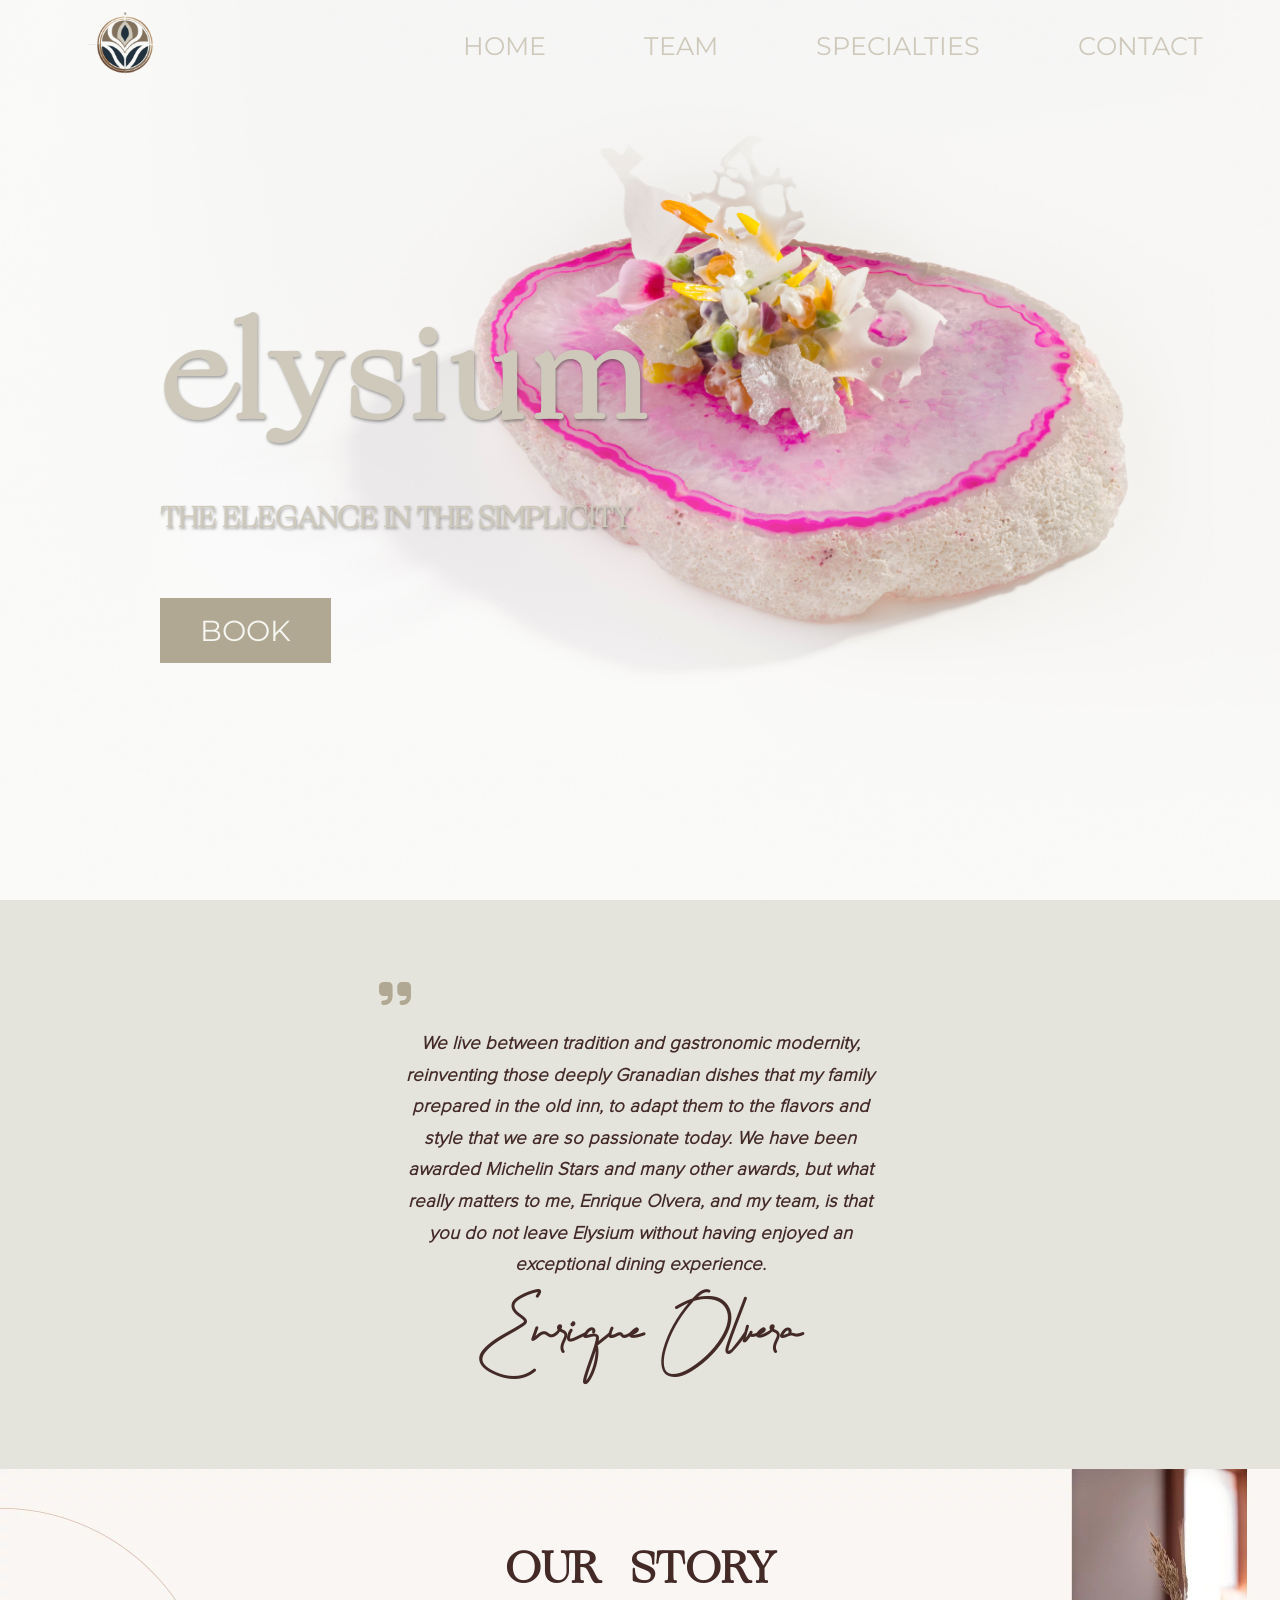
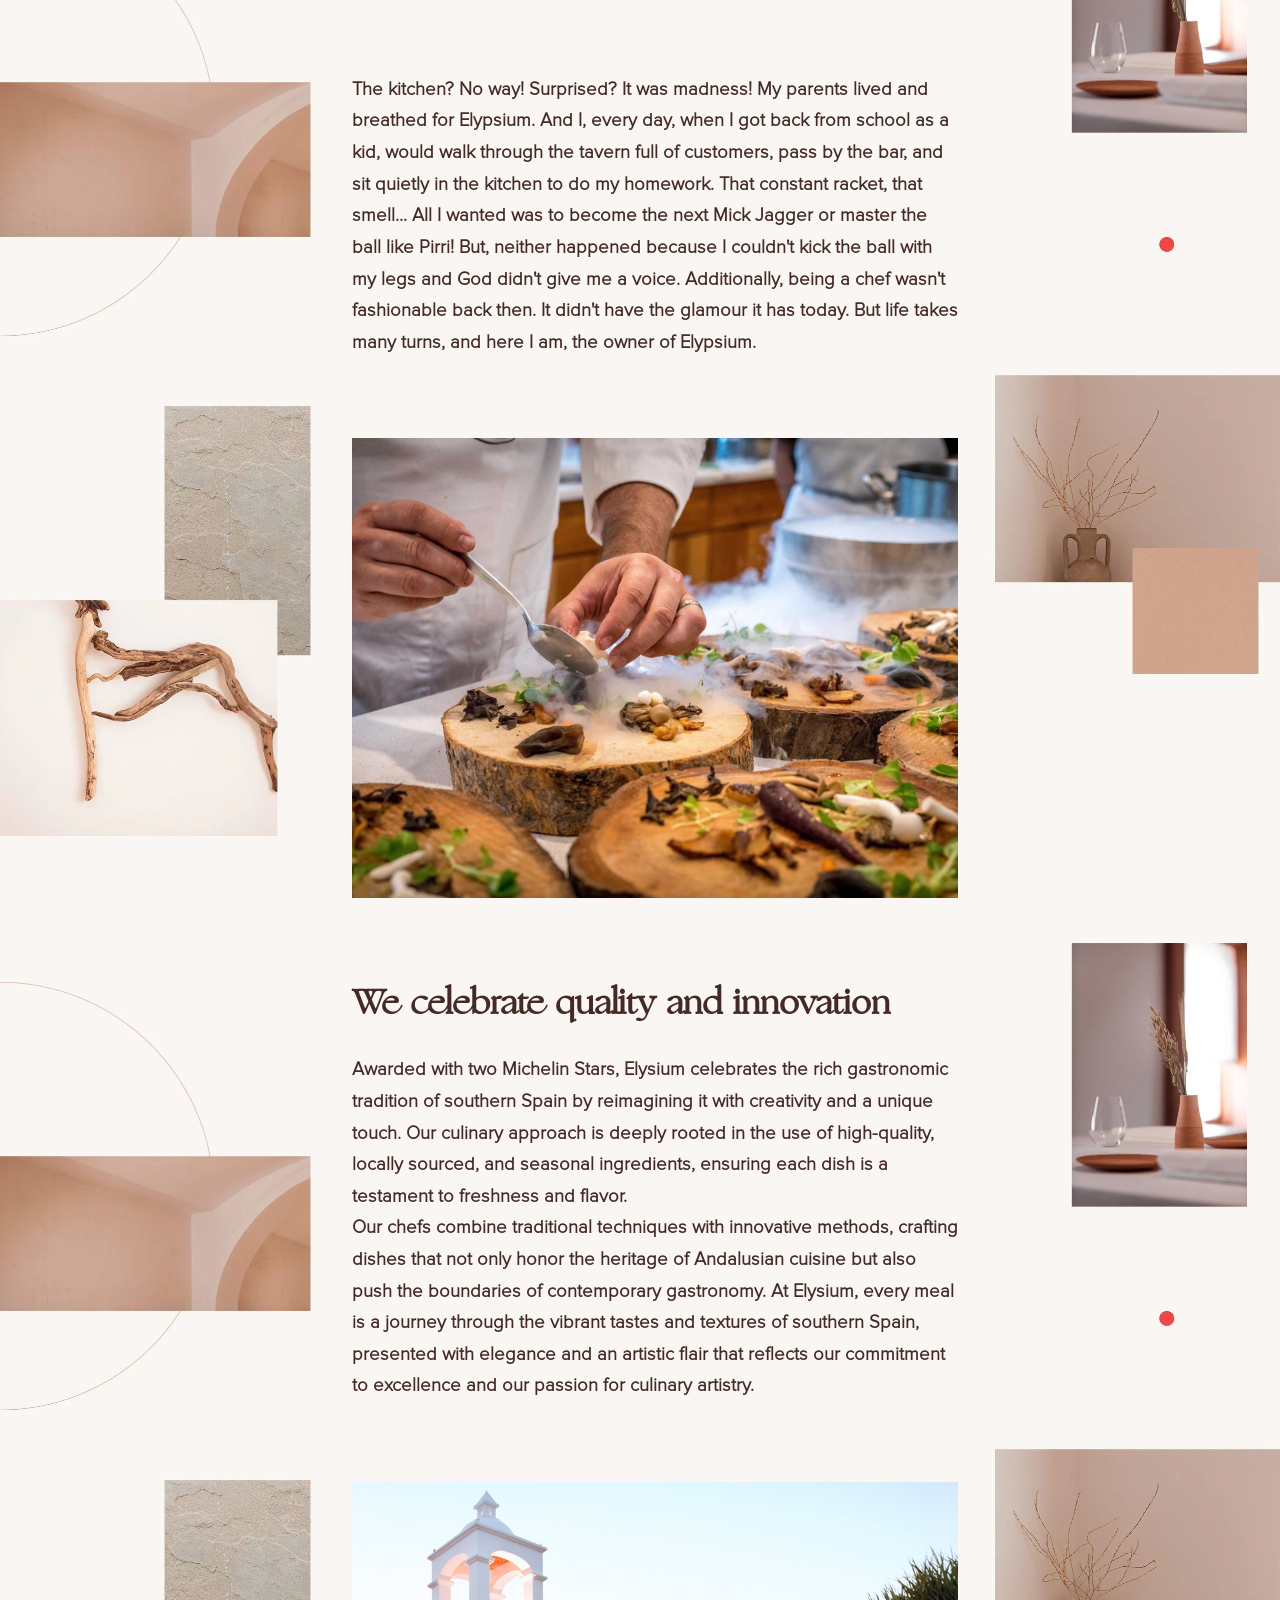
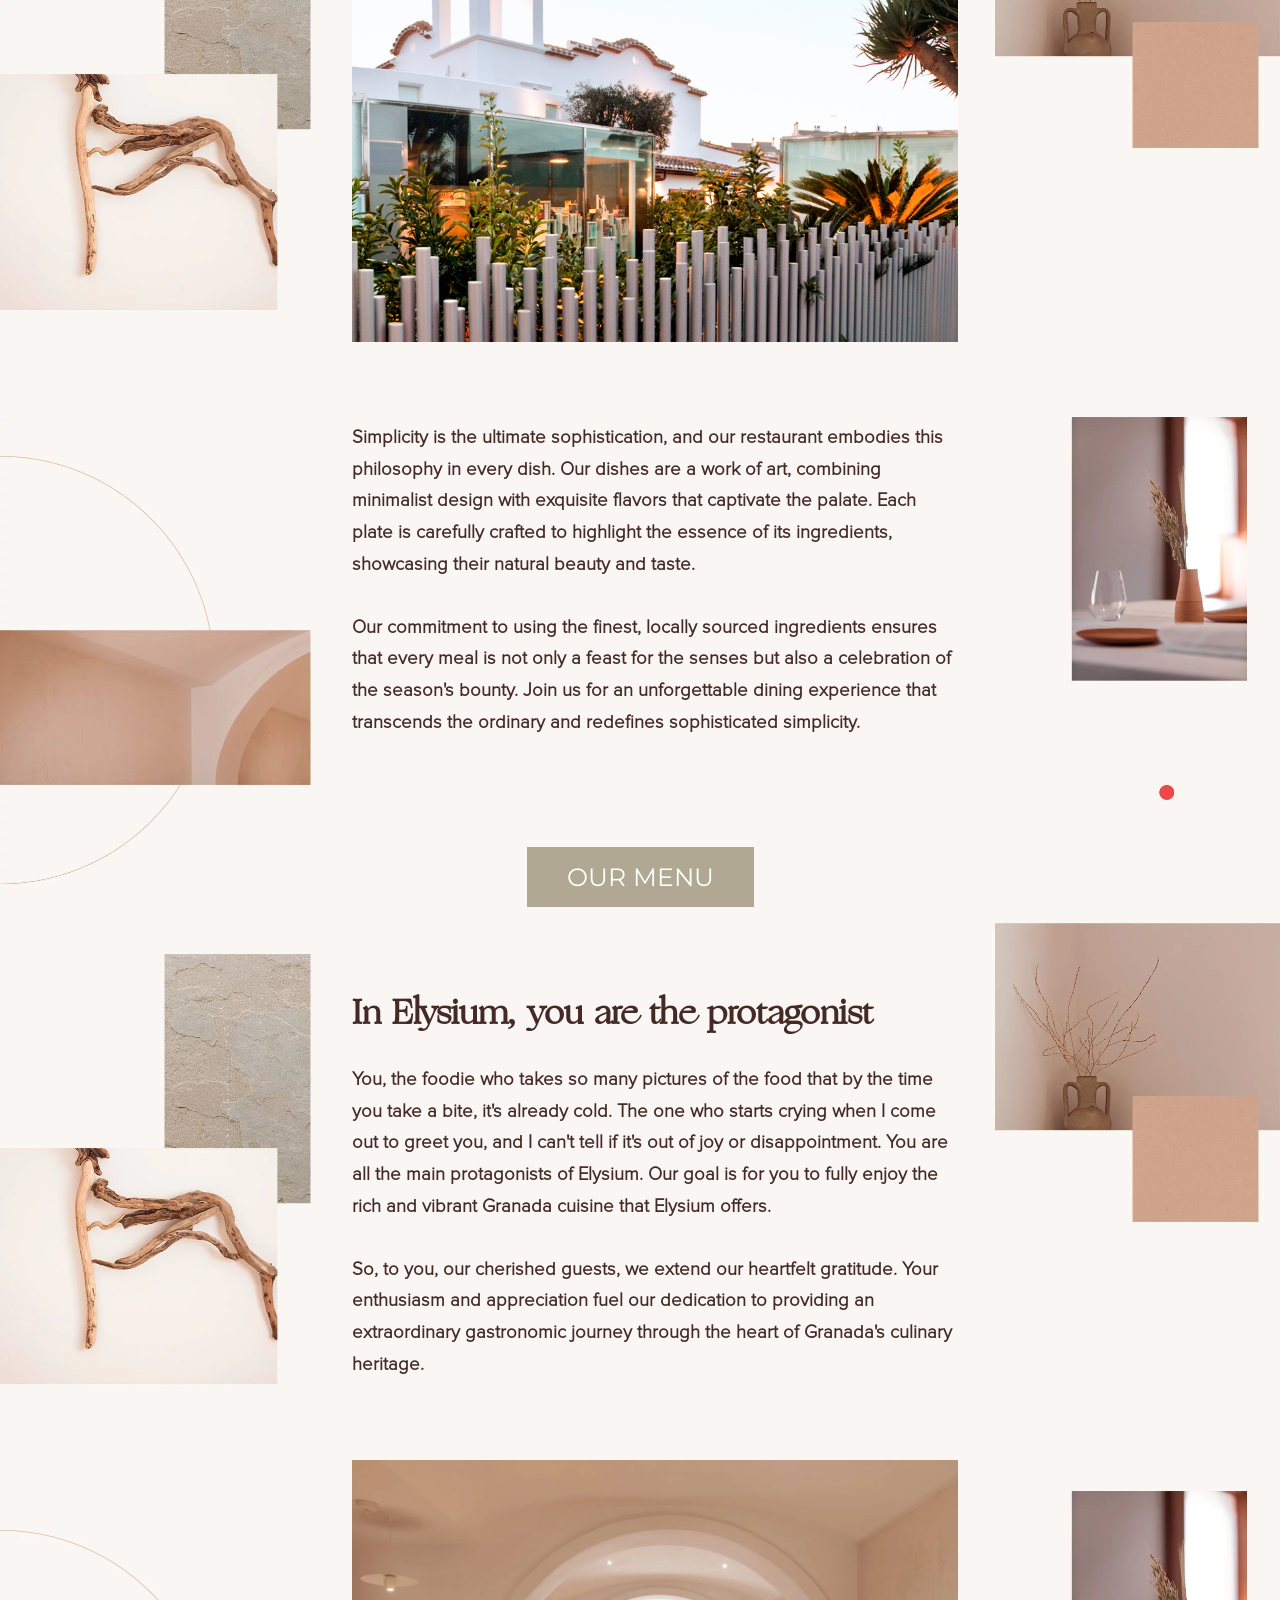
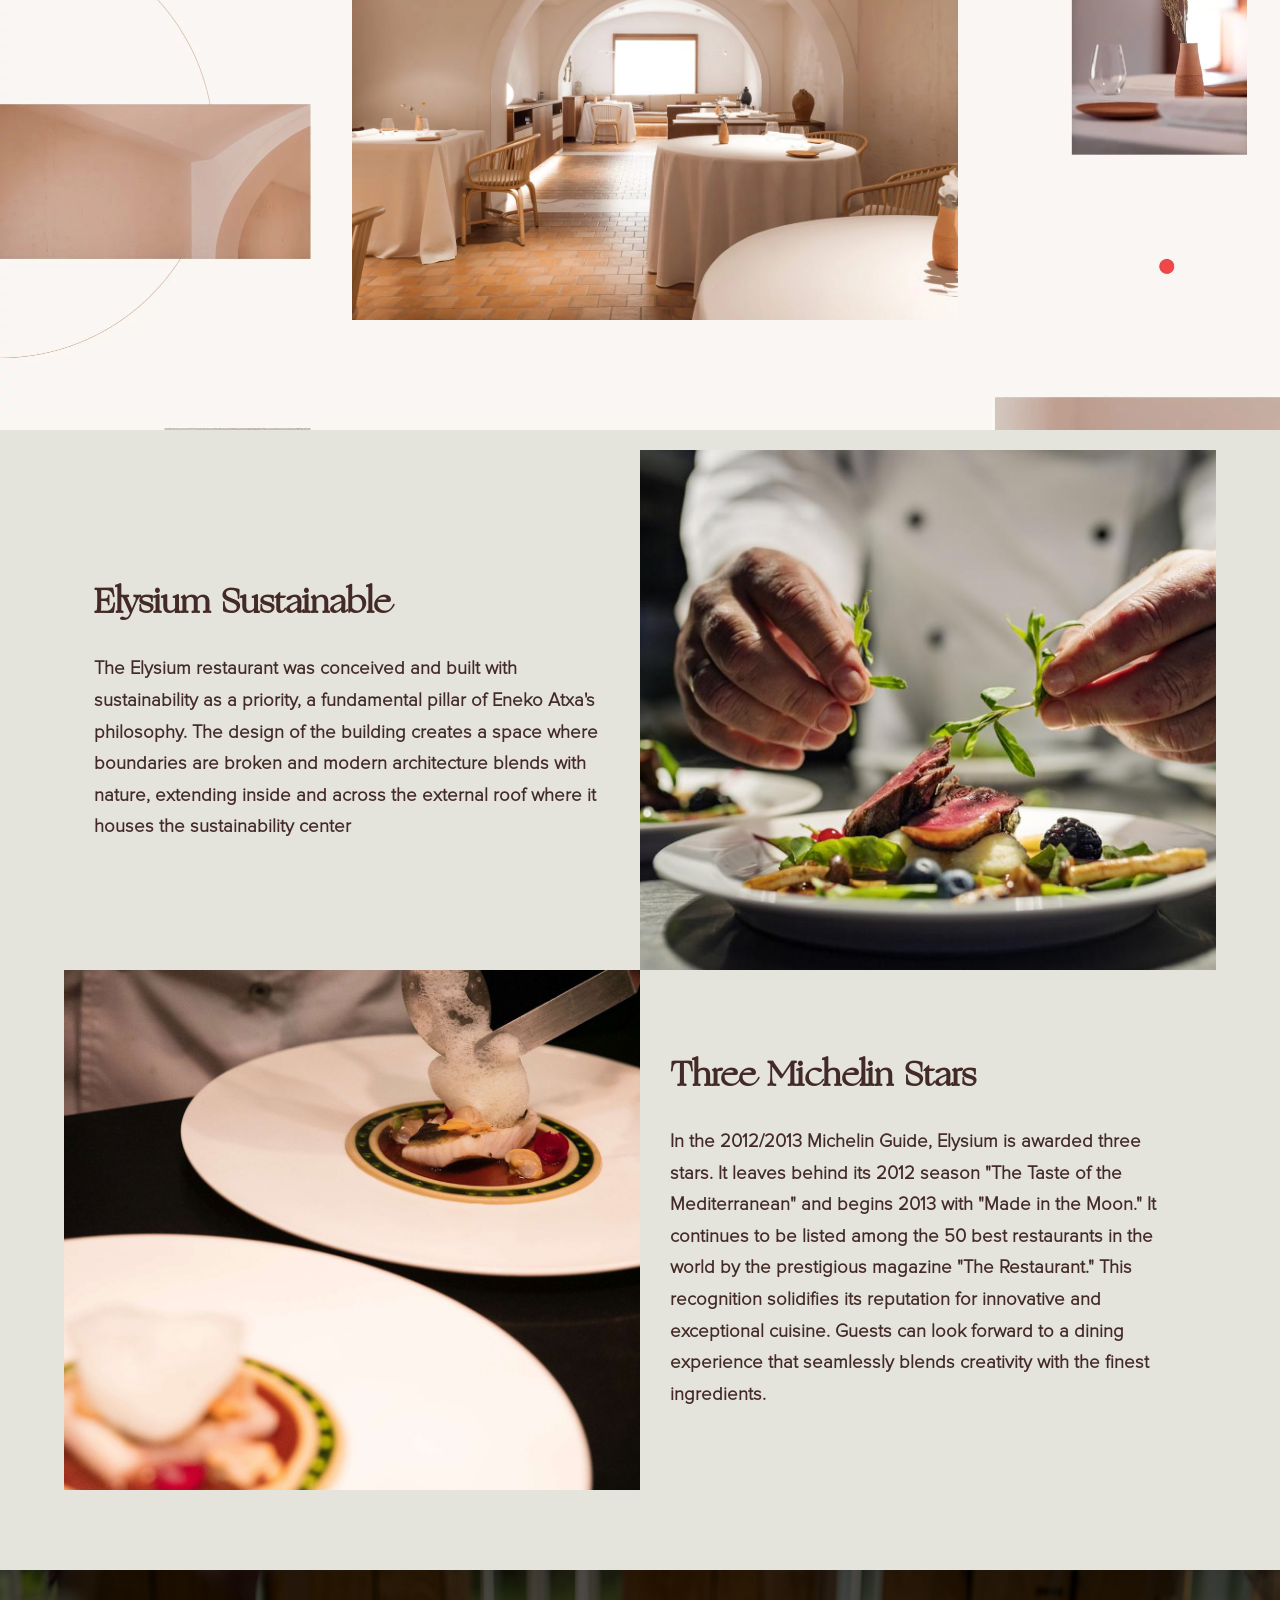
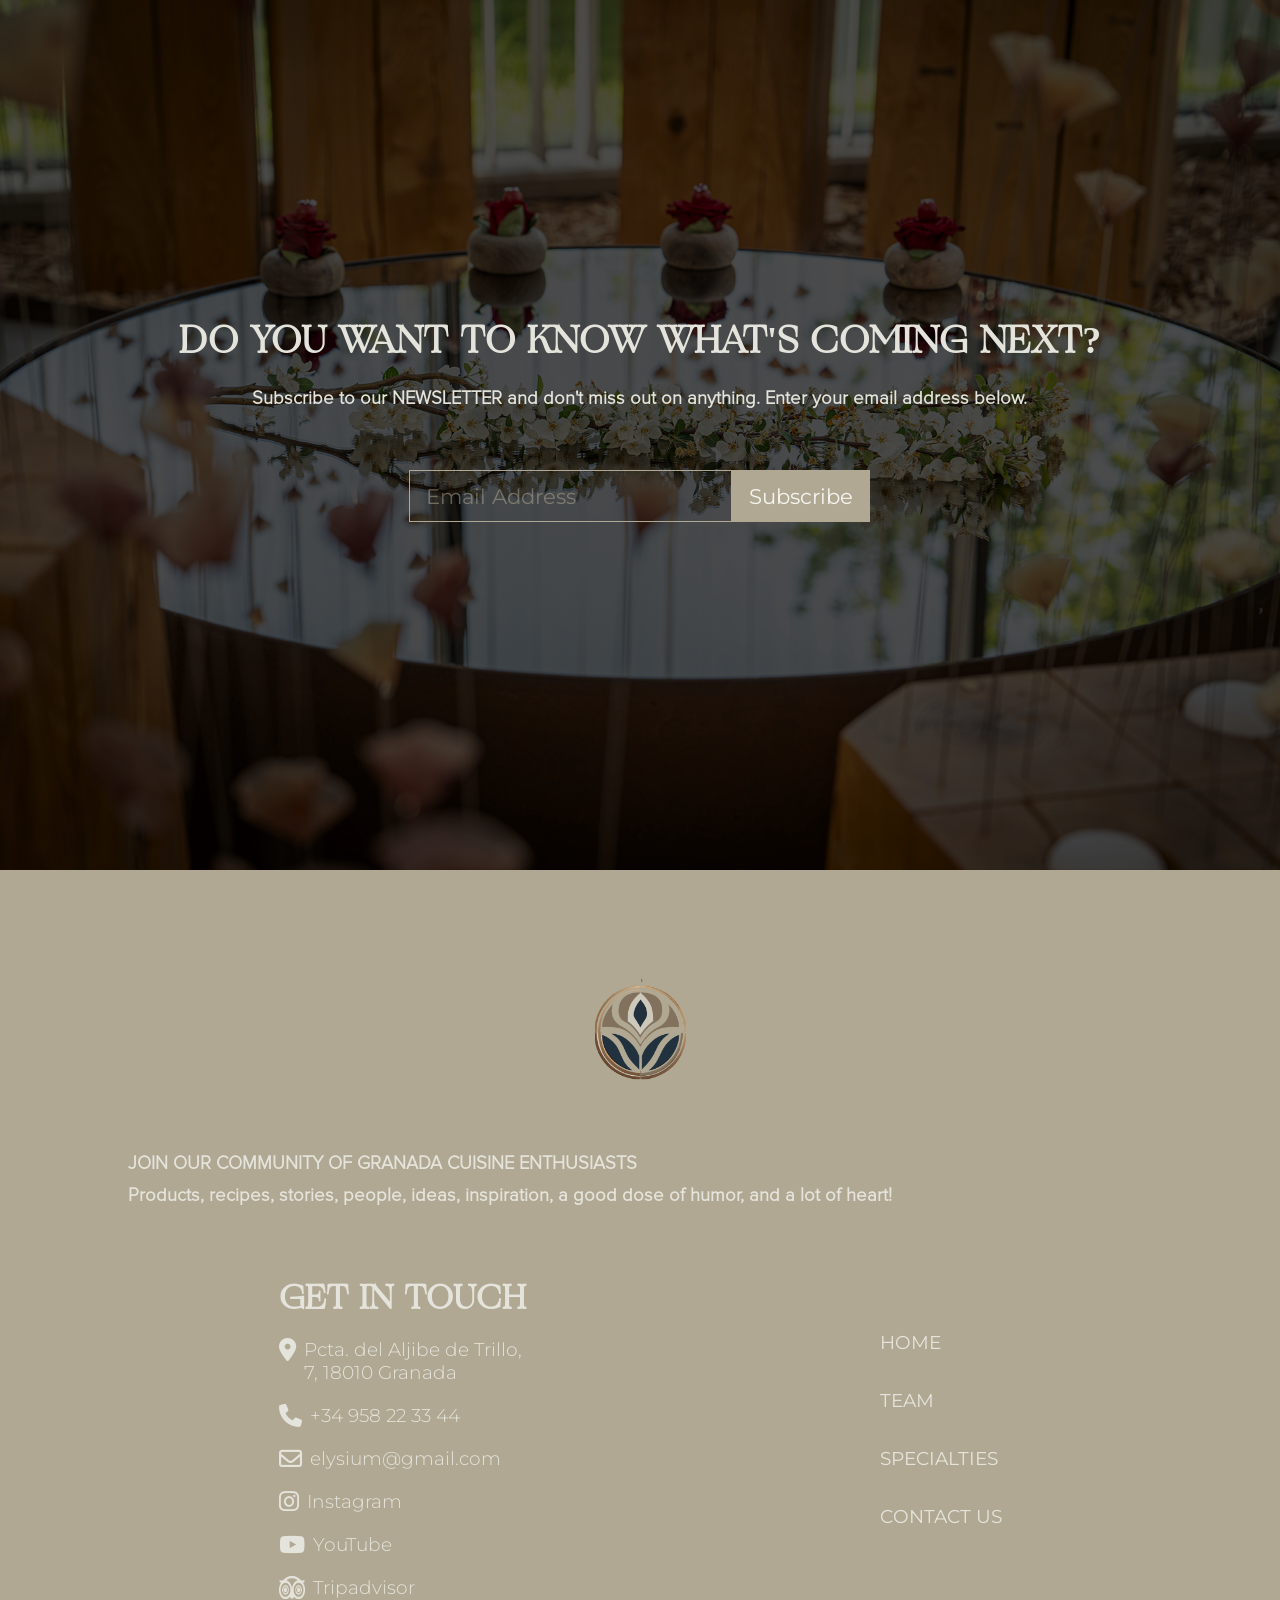
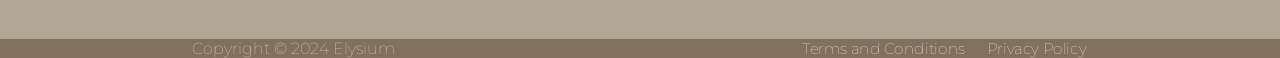
<file: index.html>
<!DOCTYPE html>
<html lang="en">
<head>
    <meta charset="UTF-8">
    <meta name="viewport" content="width=device-width, initial-scale=1.0">
    <title>Elysium</title>
    <link rel="stylesheet" href="style.css">
    <link rel="stylesheet" href="https://cdnjs.cloudflare.com/ajax/libs/font-awesome/6.4.2/css/all.min.css" integrity="sha512-z3gLpd7yknf1YoNbCzqRKc4qyor8gaKU1qmn+CShxbuBusANI9QpRohGBreCFkKxLhei6S9CQXFEbbKuqLg0DA==" crossorigin="anonymous" referrerpolicy="no-referrer" />
</head>
<body>

    <!-- HERO SECTION-->
    <div class="container-hero">
        <div class="heroSec backPicture">


            <nav>

                <a href="index.html" class="elysiumLogo heroLogo"></a>
                

                <div class="buttonNav ">
                    <span class="navLine"></span>
                    <span class="navLine"></span>
                    <span class="navLine"></span>
                </div>

                <ul class="menuPhone burguerMenu inviM">
                    <li><a class="current" href="index.html">Home</a></li>
                    <li><a href="team.html">Team</a></li>
                    <li><a href="specialties.html">Specialties</a></li>
                    <li><a href="contact.html">Contact</a></li>
                </ul>
                

                <ul class="navDesk">
                    <li><a class="current" href="index.html">Home</a></li>
                    <li><a href="team.html">Team</a></li>
                    <li><a href="specialties.html">Specialties</a></li>
                    <li><a href="contact.html">Contact</a></li>
                </ul>

            </nav>


            <div class="heroContent">
                <h1 class="nameRestaurant">Elysium</h1>
                <h2 class="slogan">The elegance in the simplicity</h2>
                <div class="logoButton">
                    <a class="buttonHero button" href="contact.html#bookHere">
                        Book
                    </a>
                </div>
                
            </div>
            


        </div>

        <!--MAIN CONTENT-->

        <div class="container">
            <div class="marginContainer ">
                <div class="mainContent">
                    <section>
                        <article>
                            
                            <p class="double-quotation-marks"><i class="fa-sharp fa-solid fa-quote-right fa-2xl" style="color: #b1a893;"></i></p>
                            <p class="pSection signatureText">
                                We live between tradition and gastronomic
                                modernity, reinventing those deeply
                                Granadian dishes that my family prepared in
                                the old inn, to adapt them to the flavors and
                                style that we are so passionate today.
                                We have been awarded Michelin Stars and
                                many other awards, but what really matters
                                to me, Enrique Olvera, and my team, is that
                                you do not leave Elysium without having
                                enjoyed an exceptional dining
                                experience.
                            </p>
                            <h2 class="signature">Enrique Olvera</h2>
                        </article>
                        
                    </section>
                </div>
            </div>
        </div>

        <div class="container container1">
            <div class="marginContainer">
                <div class="mainContent">
                    <section>
                        <article>
                            <h1 class="titleSection">Our Story</h1>
                        </article>
                        <article>
                            <div class="articleText">
                                <p class="pSection ">
                                    The kitchen? No way! Surprised? It was madness! My parents lived and breathed for Elypsium. 
                                    And I, every day, when I got back from school as a kid, would walk through the tavern full of customers, pass by the bar, and sit quietly in the kitchen to do my homework.
                                    
                                    That constant racket, that smell... All I wanted was to become the next Mick Jagger or master the ball like Pirri! 
                                    But, neither happened because I couldn't kick the ball with my legs and God didn't give me a voice.

                                    Additionally, being a chef wasn't fashionable back then. It didn't have the glamour it has today.

                                    But life takes many turns, and here I am, the owner of Elypsium.

                                    <!-- To a child with big dreams, the kitchen was a place of confinement rather than opportunity. I yearned for the spotlight, dreaming of the roaring applause from a stadium or the electrifying cheers of a concert crowd. 
                                    My idols were far removed from the world of simmering pots and sizzling pans. The culinary world felt mundane and uninspiring. 
                                    My parents, with their tireless dedication to Elypsium, couldn’t have imagined a future for me beyond the boundaries of their beloved tavern. -->
    
                                </p>
                            </div>
                            
    
                            <div class="articleImgs">
                                <div class="articleImg">
                                    <div class="backPicture articleImg1"></div>
                                </div>
                                
                            </div>
                        </article>
    
                        <article>
                            <div class="articleText">
                                <h2>We celebrate quality and innovation</h2>
                                <p class="pSection">
                                    Awarded with two Michelin Stars, Elysium celebrates the rich gastronomic tradition of southern Spain by reimagining it with creativity and a unique touch. 
                                    Our culinary approach is deeply rooted in the use of high-quality, locally sourced, and seasonal ingredients, ensuring each dish is a testament to freshness and flavor. 
                                    <br>
                                    Our chefs combine traditional techniques with innovative methods, crafting dishes that not only honor the heritage of Andalusian cuisine but also push the boundaries of contemporary gastronomy. 
                                    At Elysium, every meal is a journey through the vibrant tastes and textures of southern Spain, presented with elegance and an artistic flair that reflects our commitment to excellence and our passion for culinary artistry.
                                </p>
                            </div>
                            
        
                            <div class="articleImgs">
                                <div class="articleImg">
                                    <div class="backPicture articleImg2">
        
                                    </div>
                                </div>
                                
                            </div>

                            <div class="articleText">
                                <p class="pSection">
                                    Simplicity is the ultimate sophistication, and our restaurant embodies this philosophy in every dish. 
                                    Our dishes are a work of art, combining minimalist design with exquisite flavors that captivate the palate. 
                                    Each plate is carefully crafted to highlight the essence of its ingredients, showcasing their natural beauty and taste.
                                    <br><br>
                                    Our commitment to using the finest, locally sourced ingredients ensures that every meal is not only a feast for the senses but also a celebration of the season's bounty. 
                                    Join us for an unforgettable dining experience that transcends the ordinary and redefines sophisticated simplicity.
                                </p>
                            </div>
                            <div class="menuButton">
                                <a class="buttonHero button buttonMenu" href="specialties.html#menuHere">Our Menu</a>

                            </div>
                        </article>
    
                        <article>
                            <div class="articleText">
                                <h2>In Elysium, you are the protagonist</h2>
                                <p class="pSection">
                                    You, the foodie who takes so many pictures of the food that by the time you take a bite, it's already cold. 
                                    The one who starts crying when I come out to greet you, and I can't tell if it's out of joy or disappointment. 
                                    You are all the main protagonists of Elysium. Our goal is for you to fully enjoy the rich and vibrant Granada cuisine that Elysium offers.
                                    <br><br>
                                    So, to you, our cherished guests, we extend our heartfelt gratitude. 
                                    Your enthusiasm and appreciation fuel our dedication to providing an extraordinary gastronomic journey through the heart of Granada's culinary heritage.
    
                                </p>
                            </div>
                            
    
                            <div class="articleImgs">
                                <div class="articleImg">
                                    <div class="backPicture articleImg3"></div>
                                </div>
                                
                            </div>
                        </article>
                        
                    </section>
                </div>                
            </div>
        </div>
        <div class="container">
            
                <div class="mainContent">
                    <section class="specialSection">
                        <article class="specialArticle articleOrganization">
                            <div class="articleText textLeft">
                                <h2>Elysium Sustainable</h2>
                                <p class="pSection">
                                    
                                    The Elysium restaurant was conceived and built with sustainability as a priority, a fundamental pillar of Eneko Atxa's philosophy.

                                    The design of the building creates a space where boundaries are broken and modern architecture blends with nature, extending inside and across the external roof where it houses the sustainability center
    
                                </p>
                            </div>
                            
    
                            <div class="articleImgs">
                                <div class="articleImg imgRight">
                                    <div class="backPicture specialArticleImg1"></div>
                                </div>
                                
                            </div>
                        </article>
                        <article class="specialArticle specialArticle2">
                            <div class="articleImgs">
                                <div class="articleImg imgRight">
                                    <div class="backPicture specialArticleImg2"></div>
                                </div>
                                
                            </div>

                            <div class="articleText textLeft">
                                <h2>Three Michelin Stars</h2>
                                <p class="pSection">
                                    In the 2012/2013 Michelin Guide, Elysium is awarded three stars. It leaves behind its 2012 season "The Taste of the Mediterranean" and begins 2013 with "Made in the Moon."
                                     It continues to be listed among the 50 best restaurants in the world by the prestigious magazine "The Restaurant." This recognition solidifies its reputation for innovative and exceptional cuisine. 
                                     Guests can look forward to a dining experience that seamlessly blends creativity with the finest ingredients.
    
                                </p>
                            </div>
                        </article>
                        
                    </section>
                </div>
            
        </div>
        <div class="container backgroundSubscribe">
            <div class="marginContainer ">
                <div class="mainContent">
                    <section class="sectionSubscribe ">
                        <article class="articleSubscribe" >
                            
                            <h5 class="titleSubscribe">Do you want to know what's coming next? </h5>
                            <p class="pSection ">
                                
                                Subscribe to our NEWSLETTER and don't miss out on anything. Enter your email address below.
                            </p>
                            <form class="subsSection">
                                <input class="textSubs" type="email" placeholder="Email Address">
                                <input class="send" type="submit" value="Subscribe">
                              </form>
                        </article>
                        
                    </section>
                </div>
            </div>
        </div>
    </div>
    <!-- FOOTER -->
    <footer>
        <div class="footerContent">

            <div class="logoFooter">
                <a href="index.html"></a>
            </div>

            <div class="mission">
                
                <p>                   
                    JOIN OUR COMMUNITY OF GRANADA CUISINE ENTHUSIASTS
                    <br>
                    Products, recipes, stories, people, ideas, inspiration, a good dose of humor, and a lot of heart!
                </p>
            </div>

            <div class="socials">
                <h5>Get in Touch</h5>
                <a href="https://maps.app.goo.gl/H1Zz6eXXc3jkVrm9A" class="socialNetwork"><i class="fa-solid fa-location-dot" style="color: #e5e4dc;"></i>Pcta. del Aljibe de Trillo, 7, 18010 Granada</a>
                <a href="#" class="socialNetwork"><i class="fa-solid fa-phone" style="color: #e5e4dc;"></i>+34 958 22 33 44</a>
                <a href="#" class="socialNetwork"><i class="fa-regular fa-envelope" style="color: #e5e4dc;"></i>elysium@gmail.com</a>               
                <a href="#" class="socialNetwork"><i class="fa-brands fa-instagram" style="color: #e5e4dc;"></i>Instagram</a>
                <a href="#" class="socialNetwork"><i class="fa-brands fa-youtube" style="color: #e5e4dc;"></i>YouTube</a>
                <a href="#" class="socialNetwork"><img src="img/svg/tripadvisor.png" alt="auto">Tripadvisor</a>
            </div>

            <div class="navFooter">
                    <a class="current" href="index.html">Home</a>
                    <a href="howToCome.html">Team</a>
                    <a href="routes.html">Specialties</a>
                    <a href="contact.html">Contact Us</a>
            </div>

            
            
            
        </div>
        <div class="termsAndAuthor">
            <div class="author">Copyright © 2024 Elysium</div>
            <div class="terms">
                <a href="#">Terms and Conditions</a>
                <a href="#">Privacy Policy</a>
            </div>
            
        </div>
        
    </footer>


    <script src="burguerMenu.js"></script>

</body>
</html>
</file>
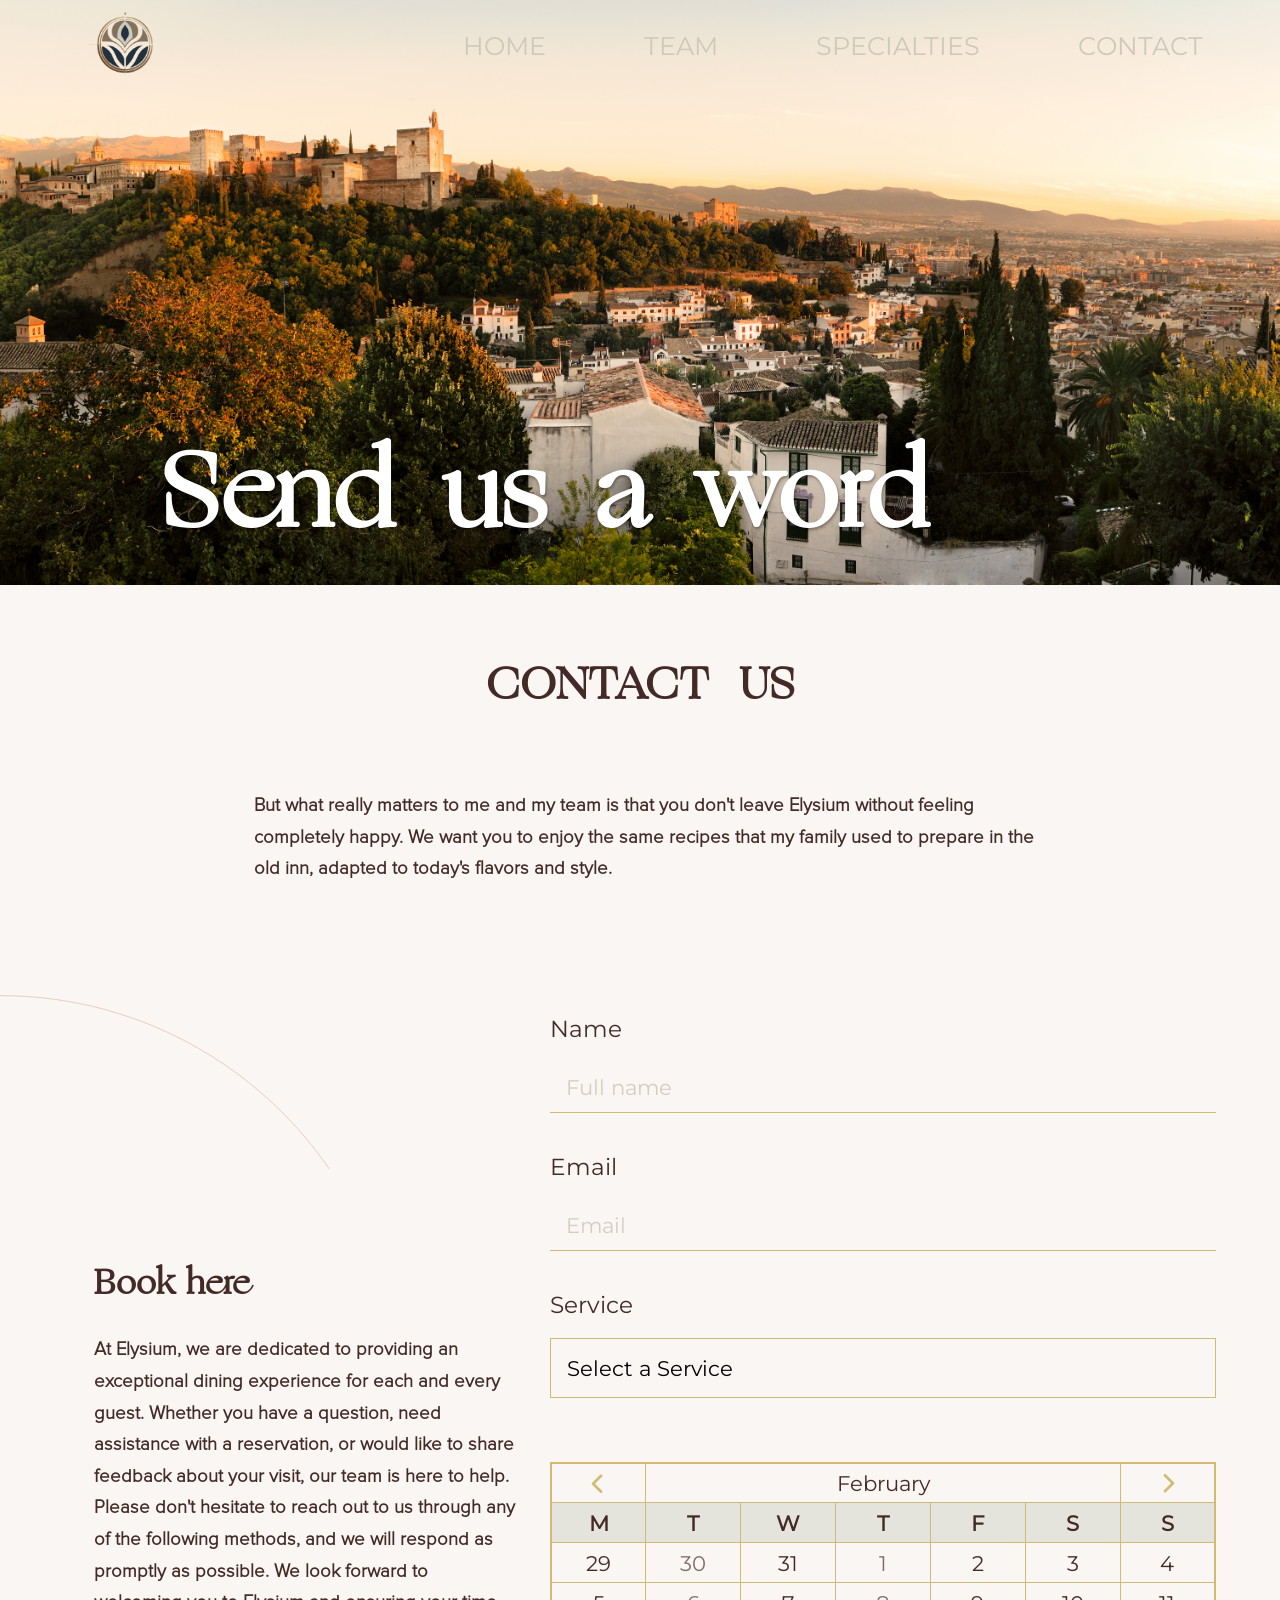
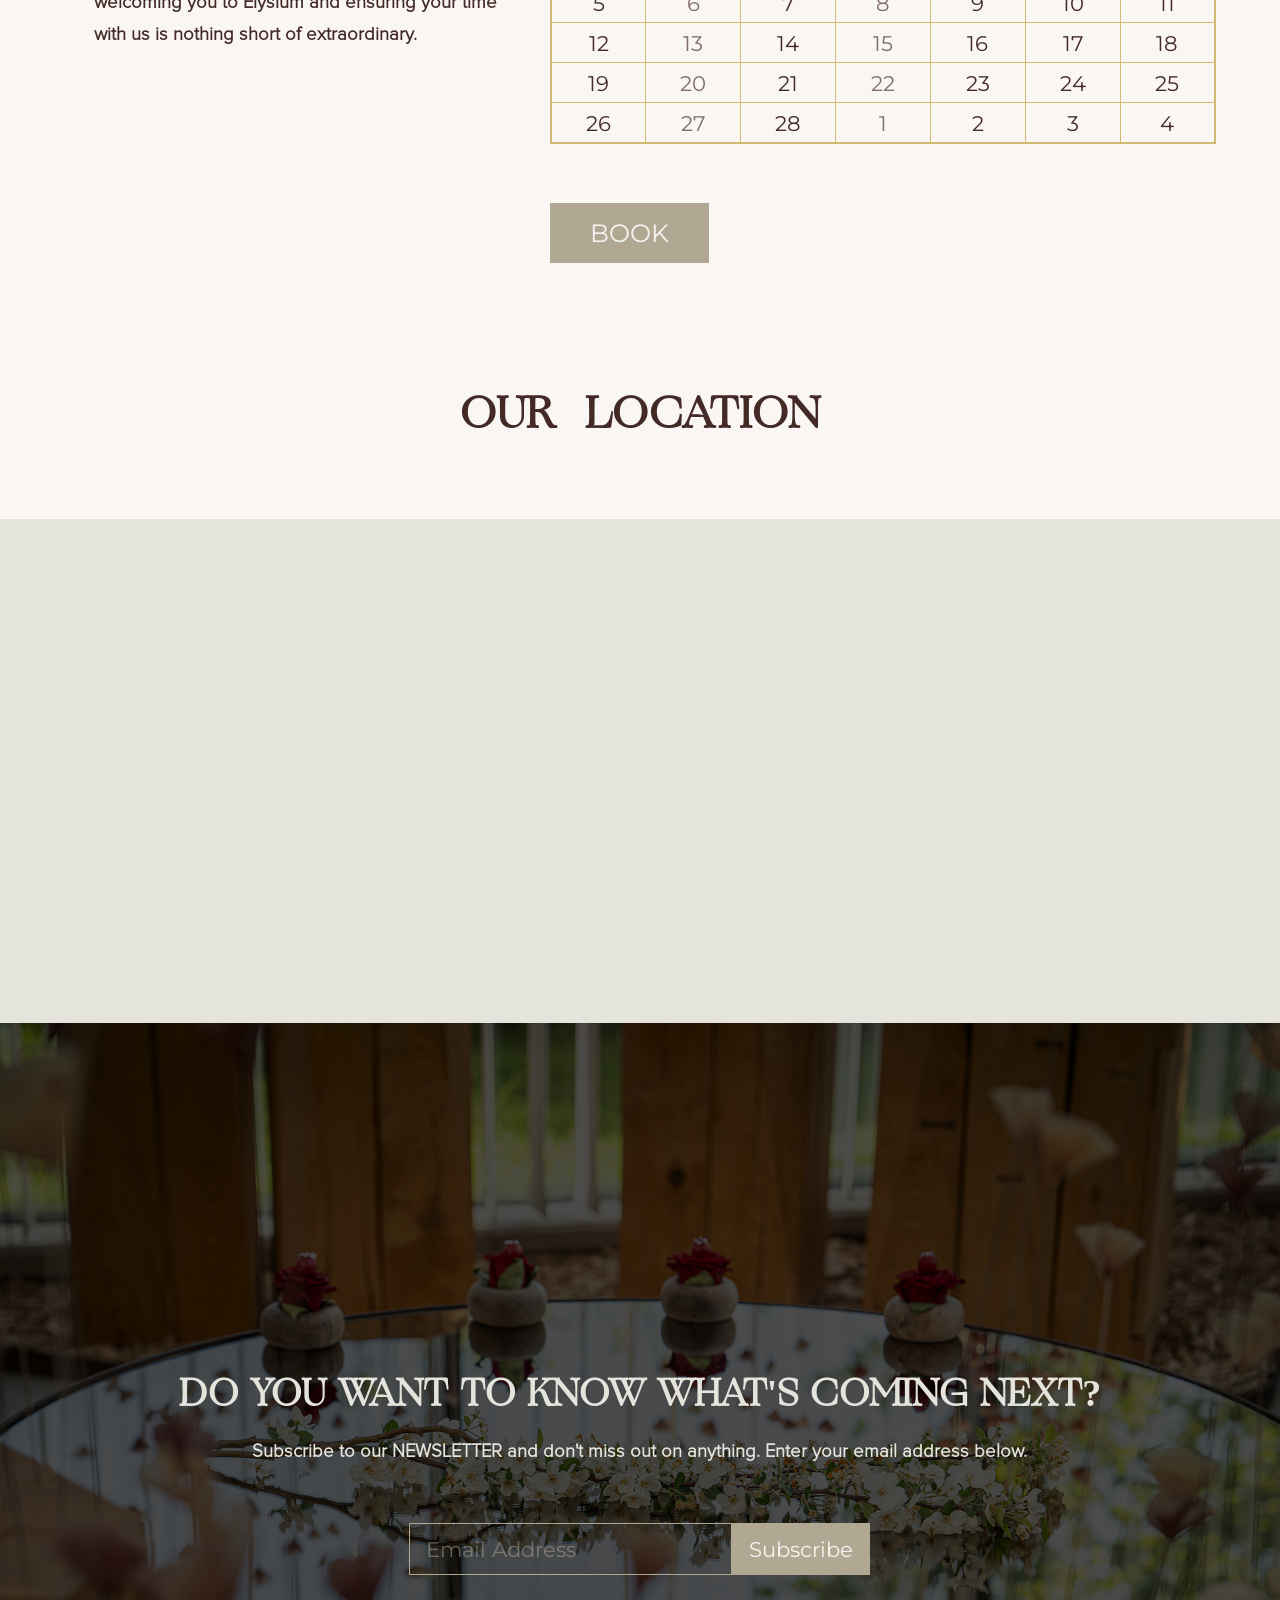
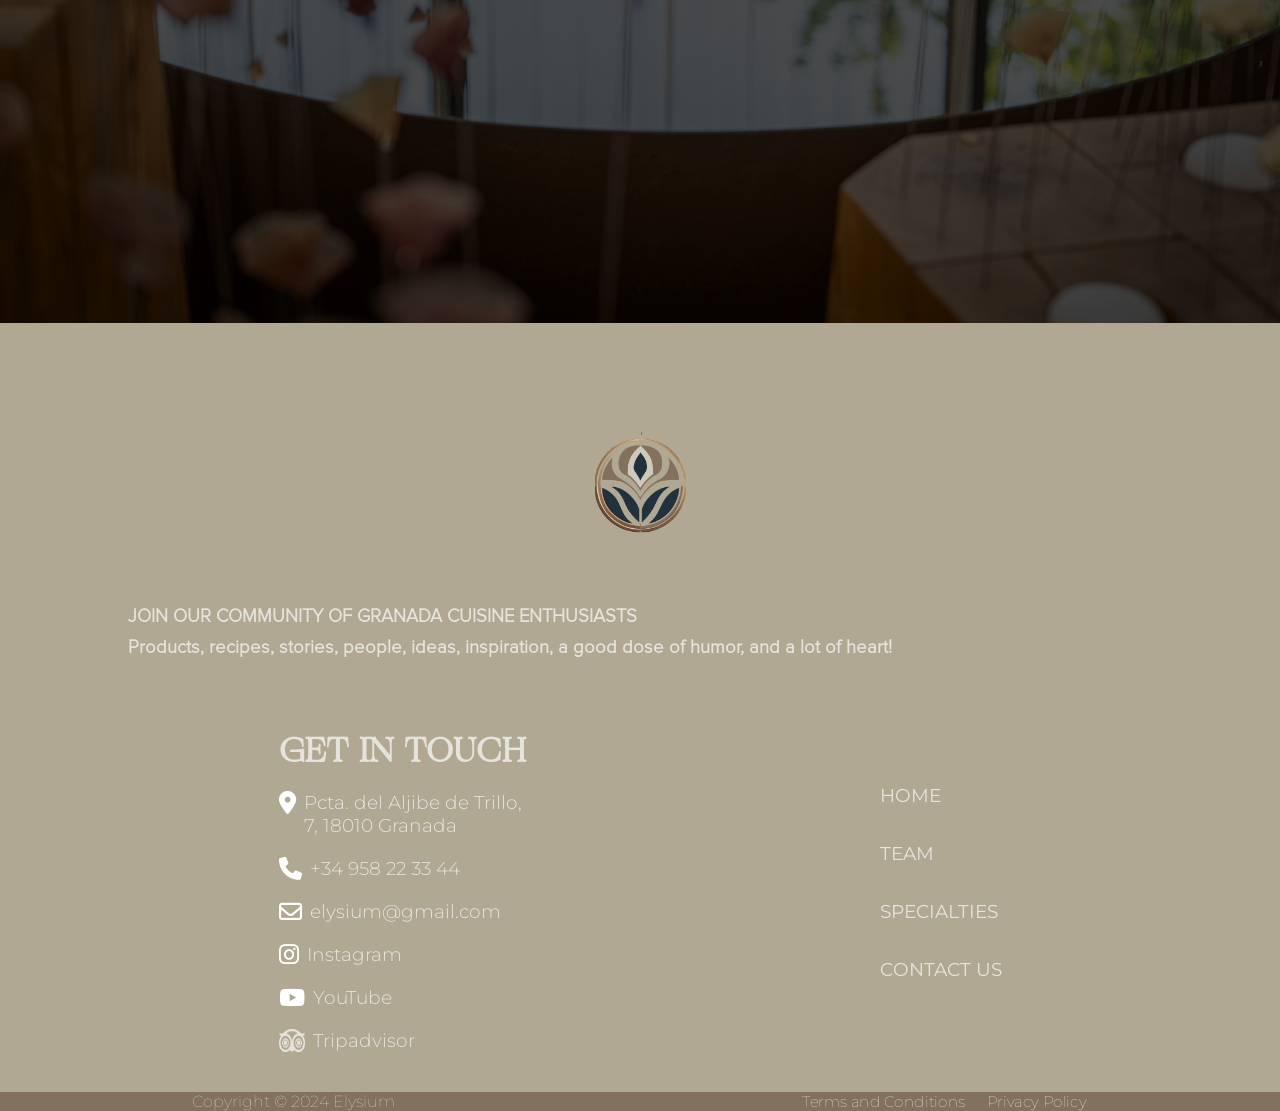
<file: contact.html>
<!DOCTYPE html>
<html lang="en">
<head>
    <meta charset="UTF-8">
    <meta name="viewport" content="width=device-width, initial-scale=1.0">
    <title>Contact</title>
    <link rel="stylesheet" href="style.css">
    <link rel="stylesheet" href="https://cdnjs.cloudflare.com/ajax/libs/font-awesome/6.4.2/css/all.min.css" integrity="sha512-z3gLpd7yknf1YoNbCzqRKc4qyor8gaKU1qmn+CShxbuBusANI9QpRohGBreCFkKxLhei6S9CQXFEbbKuqLg0DA==" crossorigin="anonymous" referrerpolicy="no-referrer" />
</head>
<body>

    <!-- HERO SECTION-->
    <div class="container-hero">
        <div class="heroSecContact backPicture">


            <nav>

                <a href="index.html" class="elysiumLogo heroLogo"></a>
                

                <div class="buttonNav ">
                    <span class="navLine"></span>
                    <span class="navLine"></span>
                    <span class="navLine"></span>
                </div>

                <ul class="menuPhone burguerMenu inviM">
                    <li><a class="current" href="index.html">Home</a></li>
                    <li><a href="team.html">Team</a></li>
                    <li><a href="specialties.html">Specialties</a></li>
                    <li><a href="contact.html">Contact</a></li>
                </ul>
                

                <ul class="navDesk">
                    <li><a class="current" href="index.html">Home</a></li>
                    <li><a href="team.html">Team</a></li>
                    <li><a href="specialties.html">Specialties</a></li>
                    <li><a href="contact.html">Contact</a></li>
                </ul>

            </nav>


            <div class="contactUsContent">
                <h1 class="teamTitle">Send us a word</h1>

                
            </div>
            


        </div>

        <div class="containerTeam ">
            <div >
                <div class="mainContentTeam">
                    <section class="container3">
                        <article>
                            <h1 class="titleSection">contact us</h1>
                        </article>
                        <article>
                            <div class="articleText">
                                <p class="pSection">
                                    But what really matters to me and my team is that you don't leave Elysium without feeling completely happy.
                                    
                                    We want you to enjoy the same recipes that my family used to prepare in the old inn, adapted to today's flavors and style.
                                </p>
                            </div>
                            
                            
                            
                        </article> 
                    </section>
                    
                </div>                
            </div>
        </div>
        <div class="containerTeam containerChef" id="bookHere">
            
            <div class="mainContent">
                <section class="specialSection">
                    <article class="specialArticle">
                        <div class="articleText textLeft chefTitle">
                            <h2>Book here</h2>
                            <p class="pSection">
                                At Elysium, we are dedicated to providing an exceptional dining experience for each and every guest. Whether you have a question, need assistance with a reservation, or would like to share feedback about your visit, our team is here to help. Please don't hesitate to reach out to us through any of the following methods, and we will respond as promptly as possible. We look forward to welcoming you to Elysium and ensuring your time with us is nothing short of extraordinary.
                                

                            </p>
                        </div>
                        

                        <form action="contact.html" class="calendar">
                            <label for="email1">Name</label>
                            <input id="email1" type="text" required placeholder="Full name">
                            
                            <label class="labelMargin" for="name1">Email</label>
                            <input id="name1" type="email" required placeholder="Email">
    
                            <label class="labelMargin" for="service">Service</label>
                            <select id="service" required aria-placeholder="">
                                <option value="0">Select a Service</option>
                                <option value="Luch">Lunch</option>
                                <option value="Dinner">Dinner</option>
                            </select>
    
                            
                            <table>
                                <tr>
                                    <td class="arrows "colspan="1"><i class="fa-solid fa-chevron-right fa-rotate-180" style="color: #d0ba74;"></i></td>
                                    <td  colspan="5">February</td>
                                    <td class="arrows "colspan="1"><i class="fa-solid fa-chevron-right" style="color: #d0ba74;"></i></td>
                                </tr>
                                <tr>
                                    <td class="month">M</td>
                                    <td class="month">T</td>
                                    <td class="month">W</td>
                                    <td class="month">T</td>
                                    <td class="month">F</td>
                                    <td class="month">S</td>
                                    <td class="month">S</td>
                                </tr>
                                <tr>
                                    <td class=" day">29</td>
                                    <td class=" notAvaible">30</td>
                                    <td class="day">31</td>
                                    <td class="notAvaible">1</td>
                                    <td class="day">2</td>
                                    <td class="day">3</td>
                                    <td class="day">4</td>
                                </tr>
                                <tr>
                                    <td class="day">5</td>
                                    <td class="notAvaible">6</td>
                                    <td class="day">7</td>
                                    <td class="notAvaible">8</td>
                                    <td class="day">9</td>
                                    <td class="day">10</td>
                                    <td class="day">11</td>
                                </tr>
                                <tr>
                                    <td class="day">12</td>
                                    <td class="notAvaible">13</td>
                                    <td class="day">14</td>
                                    <td class="notAvaible">15</td>
                                    <td class="day">16</td>
                                    <td class="day">17</td>
                                    <td class="day">18</td>
                                </tr>
                                <tr>
                                    <td class="day">19</td>
                                    <td class="notAvaible">20</td>
                                    <td class="day">21</td>
                                    <td class="notAvaible">22</td>
                                    <td class="day">23</td>
                                    <td class="day">24</td>
                                    <td class="day">25</td>
                                </tr>
                                <tr>
                                    <td class="day">26</td>
                                    <td class="notAvaible">27</td>
                                    <td class="day">28</td>
                                    <td class="notAvaible">1</td>
                                    <td class=" day">2</td>
                                    <td class=" day">3</td>
                                    <td class=" day">4</td>
                                </tr>
                            </table>
    
                            
    
                            <div class="logoButton">
                                <a class="buttonHero button buttonMenu" href="contact.html#reservations">Book</a>

                            </div>
                        </form>
                    </article>

                    
                    
                    
                </section>

                <section class="geoSection">
                    <h1>Our Location</h1>
                    
                </section>
            </div>
        
        </div>
        
    </div>
    <iframe src="https://www.google.com/maps/embed?pb=!1m18!1m12!1m3!1d6357.701916350024!2d-3.5930467999999998!3d37.1800128!2m3!1f0!2f0!3f0!3m2!1i1024!2i768!4f13.1!3m3!1m2!1s0xd71fcc796191811%3A0xed7ead0131492fee!2sPcta.%20del%20Aljibe%20de%20Trillo%2C%207%2C%20Albaic%C3%ADn%2C%2018010%20Granada!5e0!3m2!1ses!2ses!4v1717872664995!5m2!1ses!2ses" width="600" height="450" style="border:0;" allowfullscreen="" loading="lazy" referrerpolicy="no-referrer-when-downgrade"></iframe>   
    </div>
        <div class="containerTeam backgroundSubscribe">
            <div class="marginContainer ">
                <div class="mainContent">
                    <section class="sectionSubscribe ">
                        <article class="articleSubscribe" >
                            
                            <h5 class="titleSubscribe">Do you want to know what's coming next? </h5>
                            <p class="pSection ">
                                
                                Subscribe to our NEWSLETTER and don't miss out on anything. Enter your email address below.
                            </p>
                            <form class="subsSection">
                                <input class="textSubs" type="email" placeholder="Email Address">
                                <input class="send" type="submit" value="Subscribe">
                              </form>
                        </article>
                        
                    </section>
                </div>
            </div>
        </div>
    </div>
    
    <!-- FOOTER -->
    <footer>
        <div class="footerContent">

            <div class="logoFooter">
                <a href="index.html"></a>
            </div>

            <div class="mission">
                
                <p>                   
                    JOIN OUR COMMUNITY OF GRANADA CUISINE ENTHUSIASTS
                    <br>
                    Products, recipes, stories, people, ideas, inspiration, a good dose of humor, and a lot of heart!
                </p>
            </div>

            <div class="socials">
                <h5>Get in Touch</h5>
                <a href="https://maps.app.goo.gl/H1Zz6eXXc3jkVrm9A" class="socialNetwork"><i class="fa-solid fa-location-dot" style="color: #ffffff;"></i>Pcta. del Aljibe de Trillo, 7, 18010 Granada</a>
                <a href="#" class="socialNetwork"><i class="fa-solid fa-phone" style="color: #ffffff;"></i>+34 958 22 33 44</a>
                <a href="#" class="socialNetwork"><i class="fa-regular fa-envelope" style="color: #ffffff;"></i>elysium@gmail.com</a>               
                <a href="#" class="socialNetwork"><i class="fa-brands fa-instagram" style="color: #ffffff;"></i>Instagram</a>
                <a href="#" class="socialNetwork"><i class="fa-brands fa-youtube" style="color: #ffffff;"></i>YouTube</a>
                <a href="#" class="socialNetwork"><img src="img/svg/tripadvisor.png" alt="auto">Tripadvisor</a>
            </div>

            <div class="navFooter">
                    <a class="current" href="index.html">Home</a>
                    <a href="howToCome.html">Team</a>
                    <a href="routes.html">Specialties</a>
                    <a href="contact.html">Contact Us</a>
            </div>

            
            
            
        </div>
        <div class="termsAndAuthor">
            <div class="author">Copyright © 2024 Elysium</div>
            <div class="terms">
                <a href="#">Terms and Conditions</a>
                <a href="#">Privacy Policy</a>
            </div>
            
        </div>
        
    </footer>

    <script src="burguerMenu.js"></script>

</body>
</html>
</file>
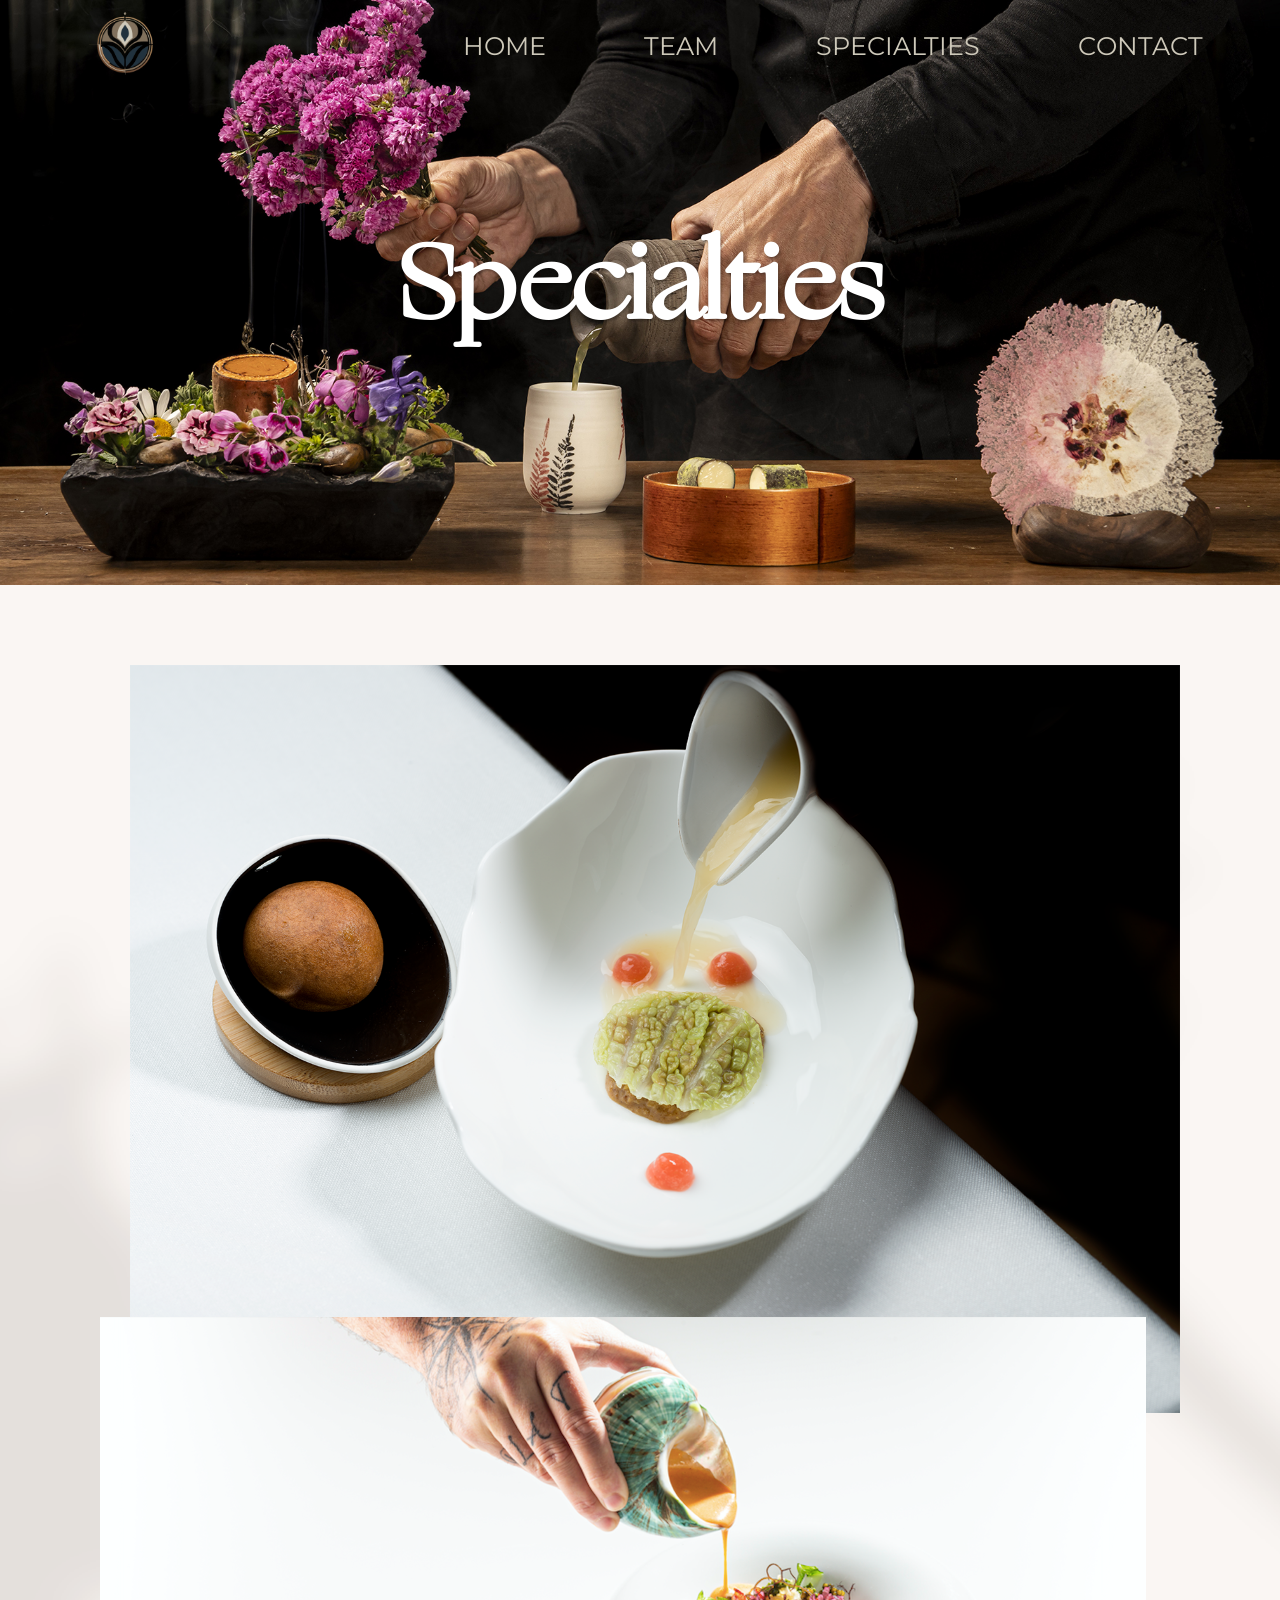
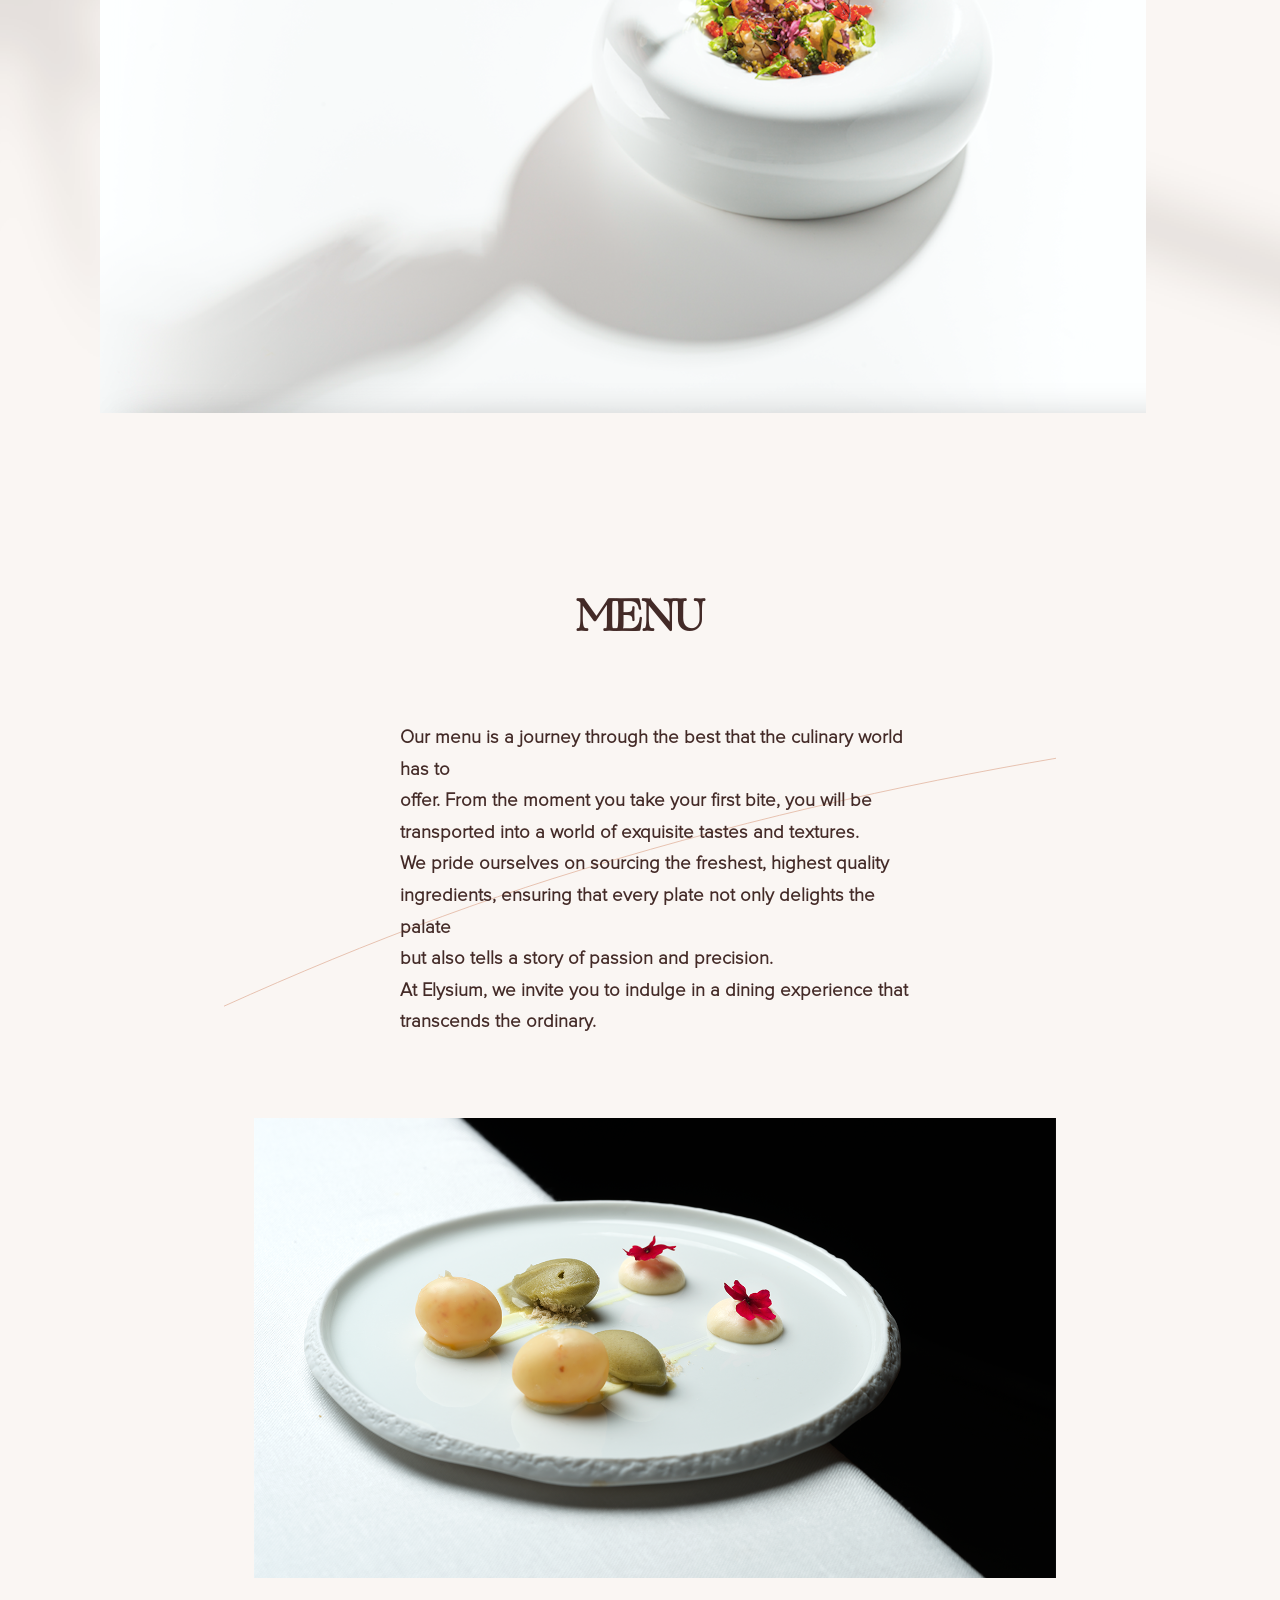
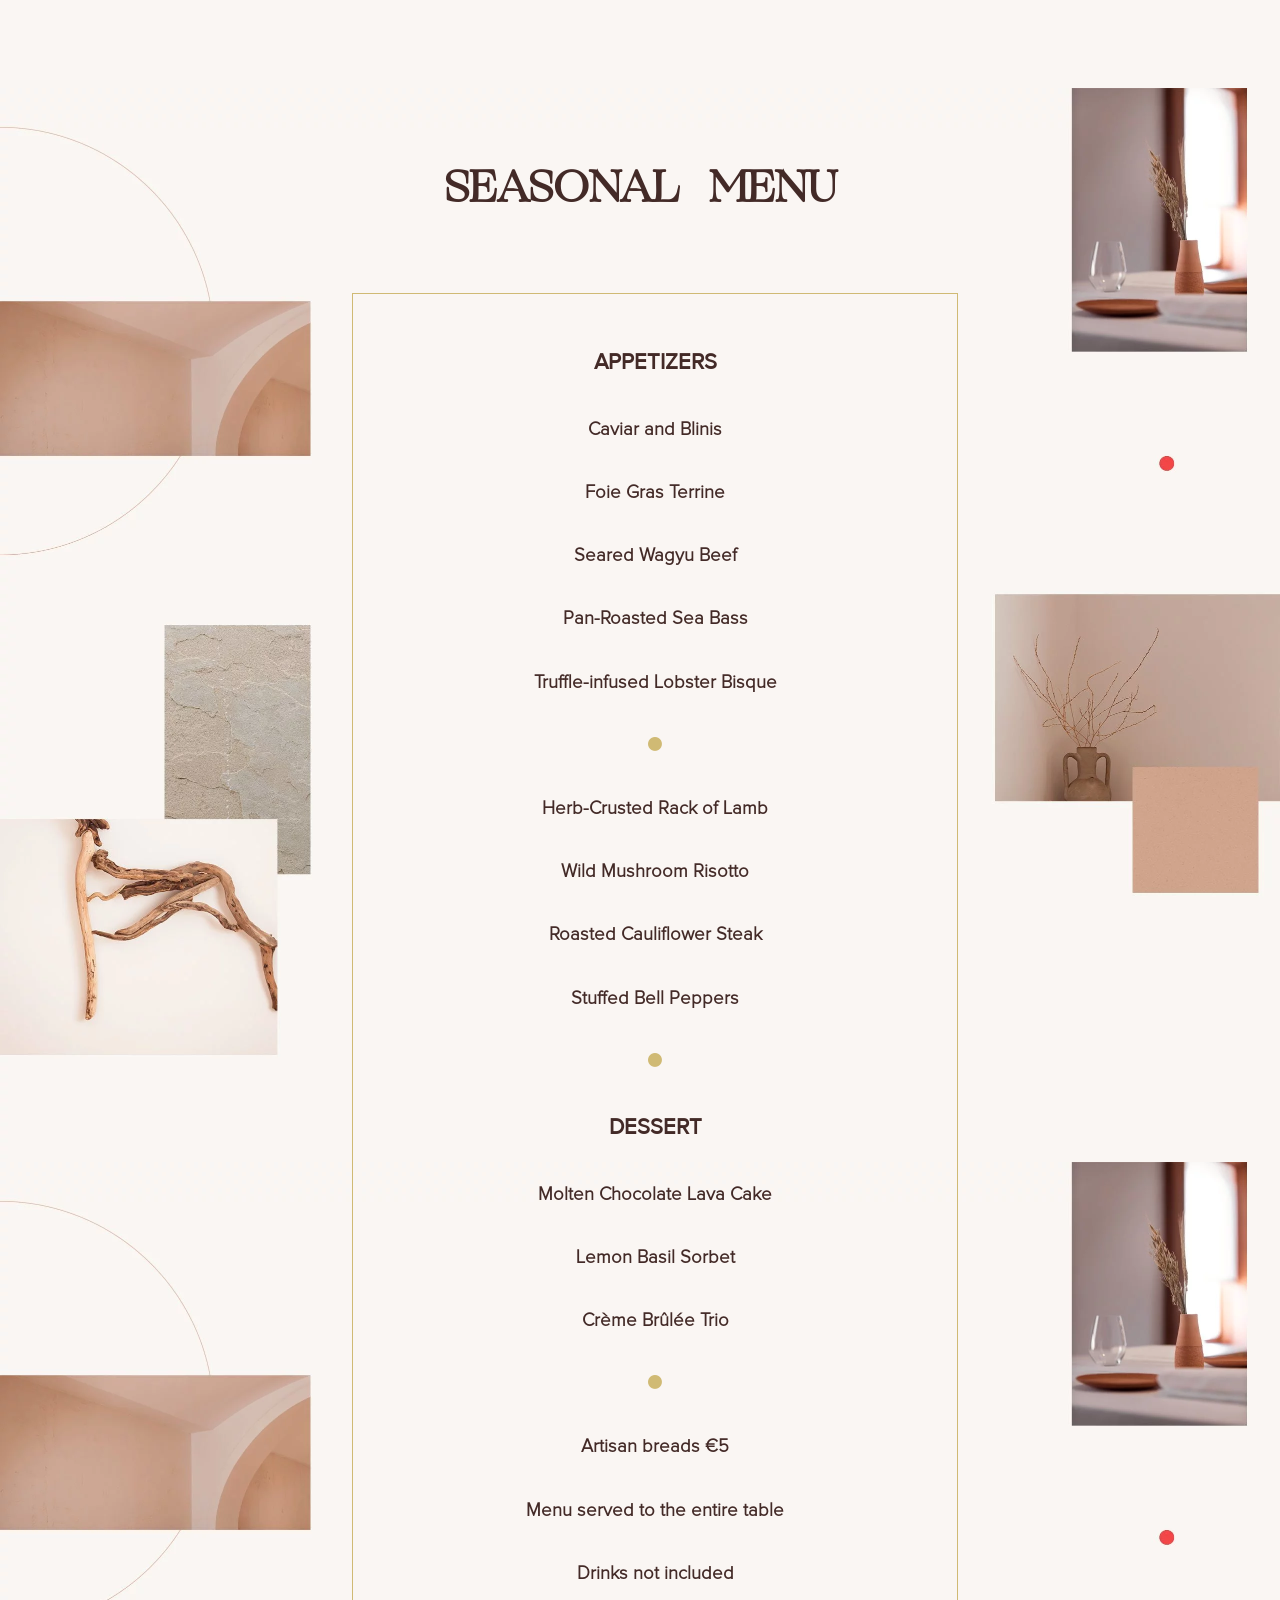
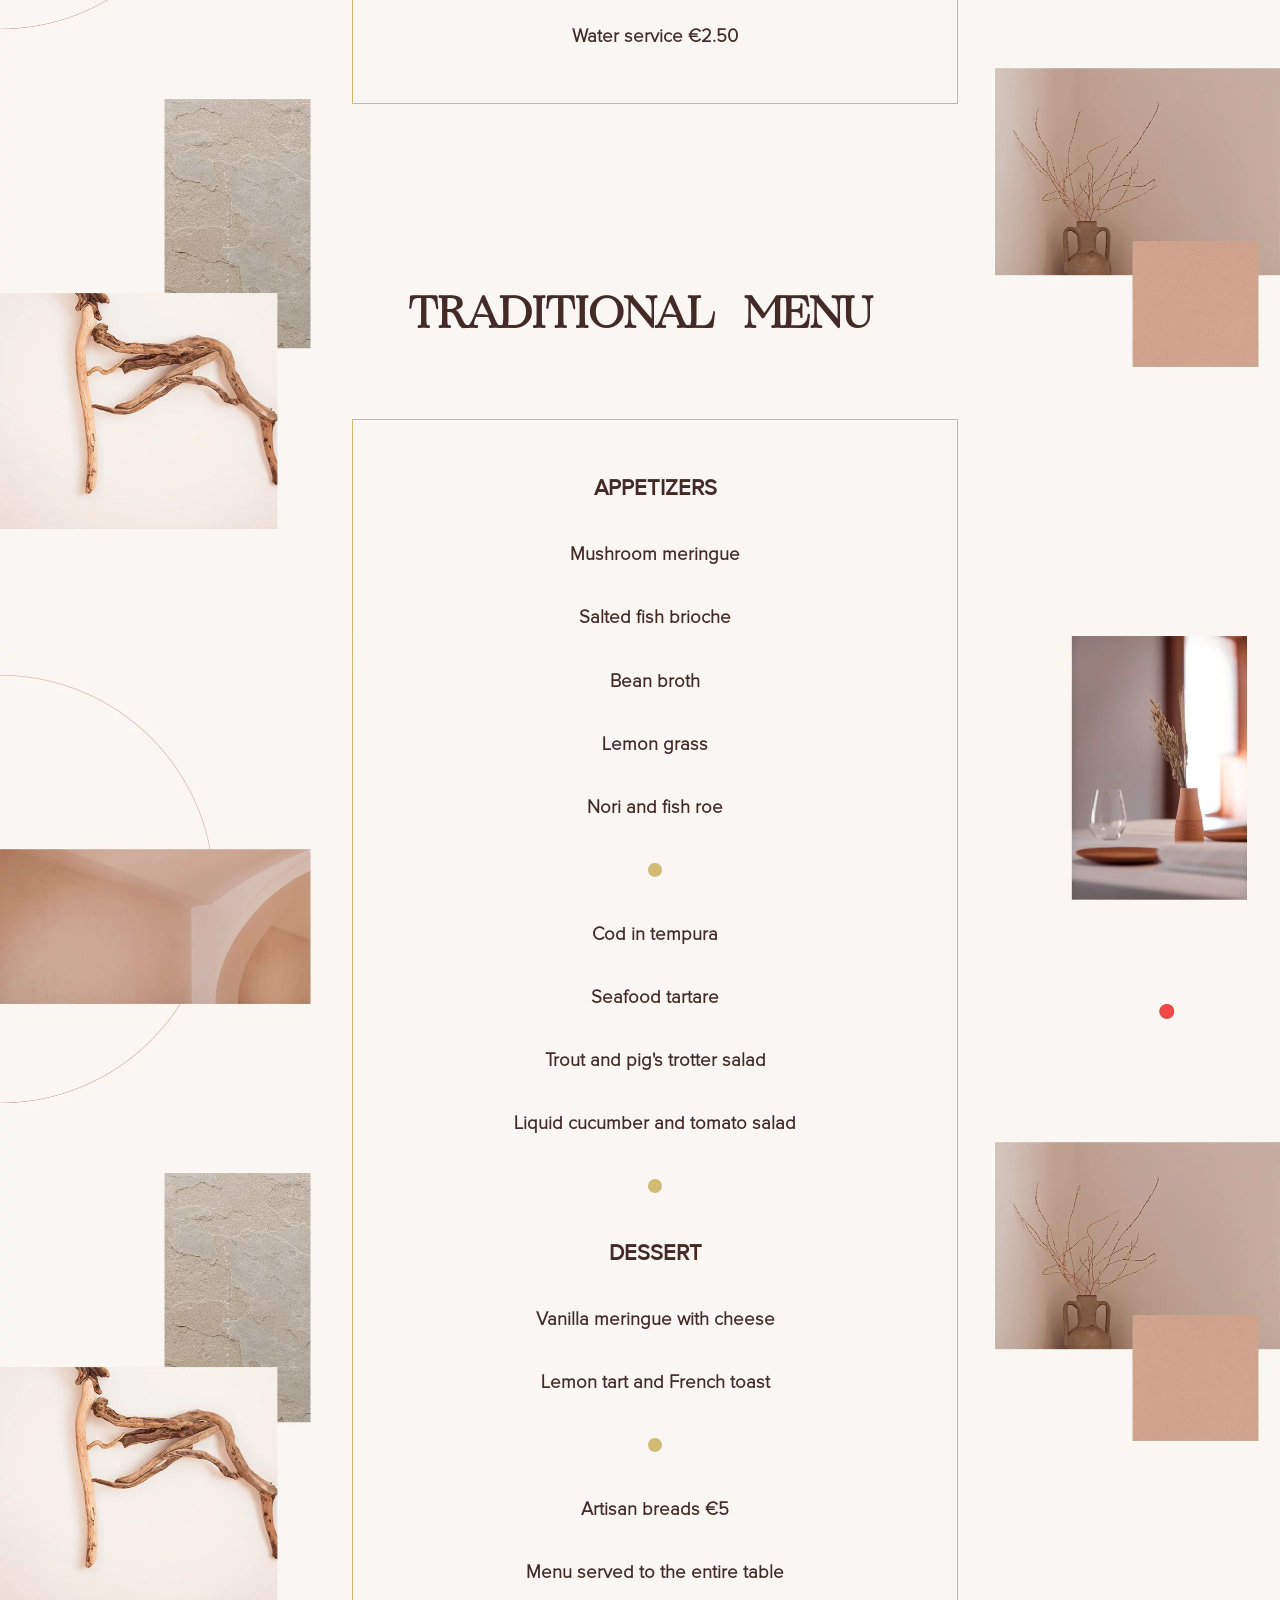
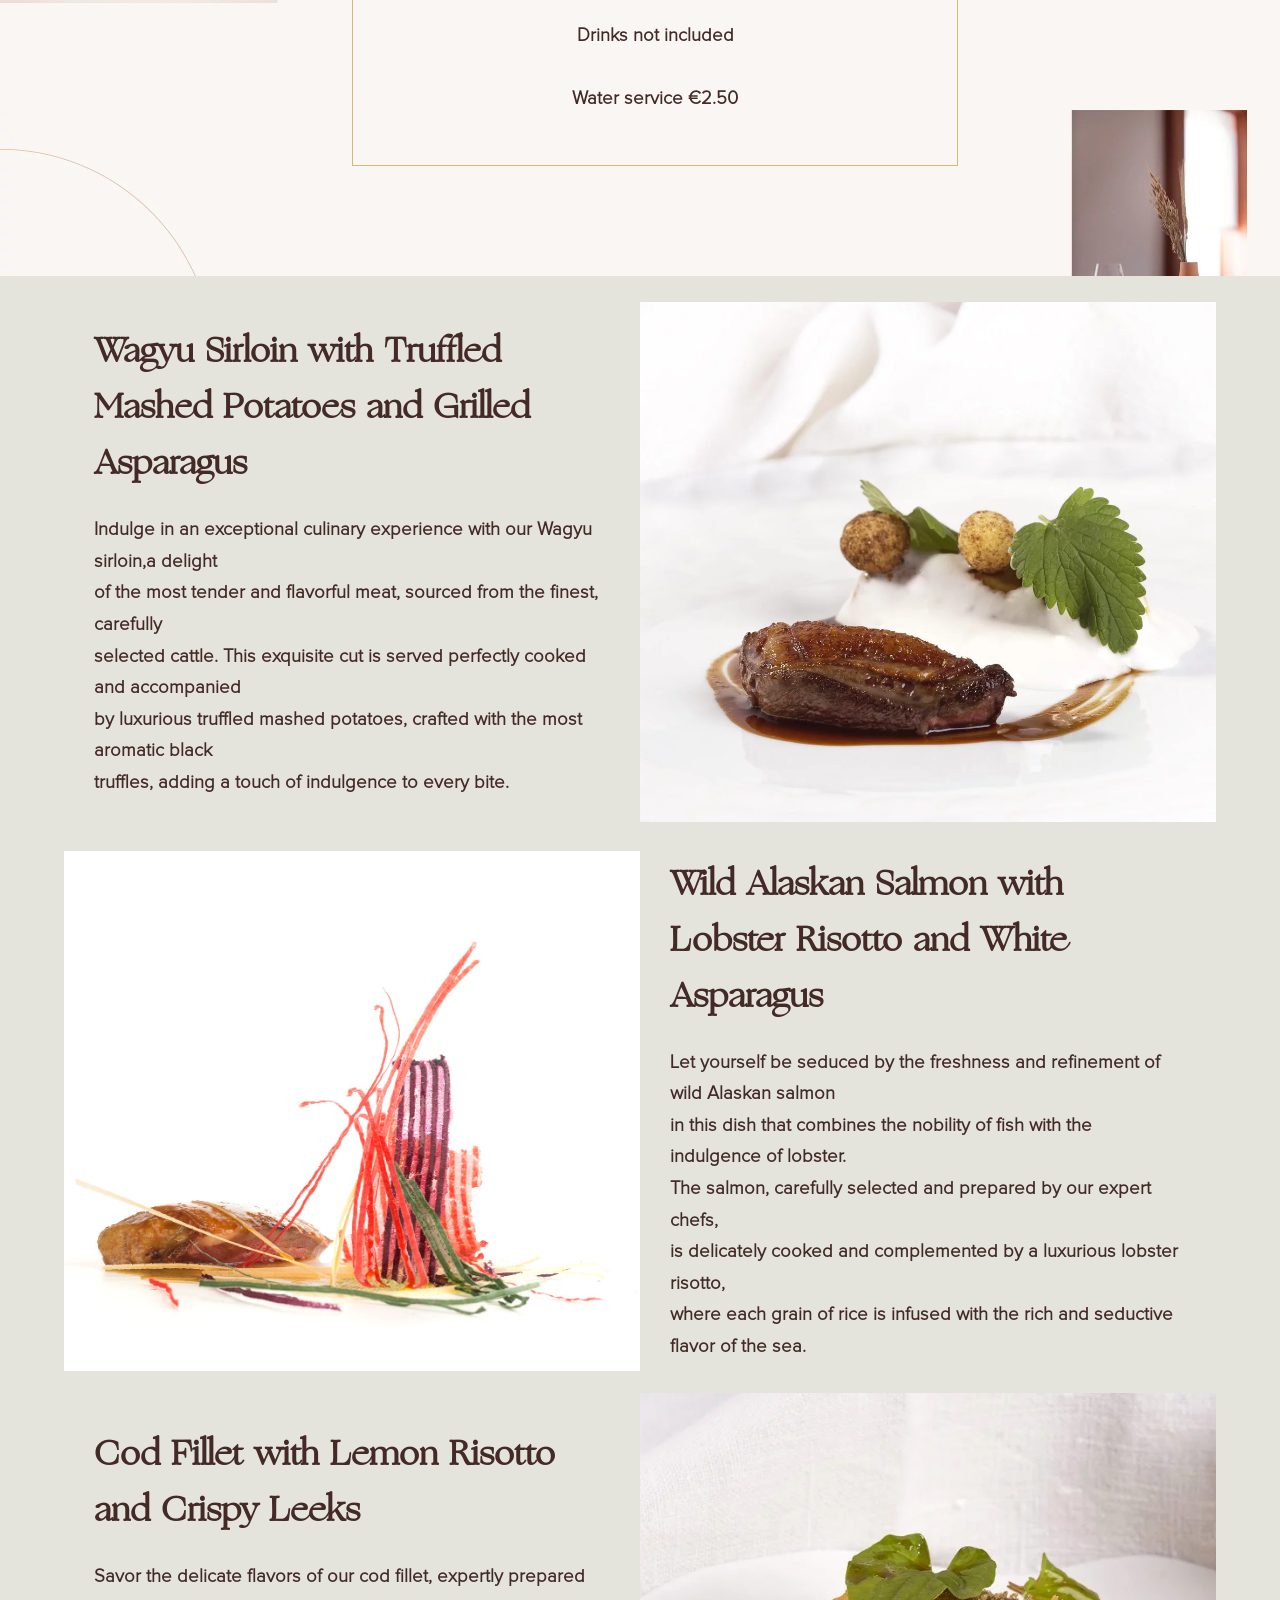
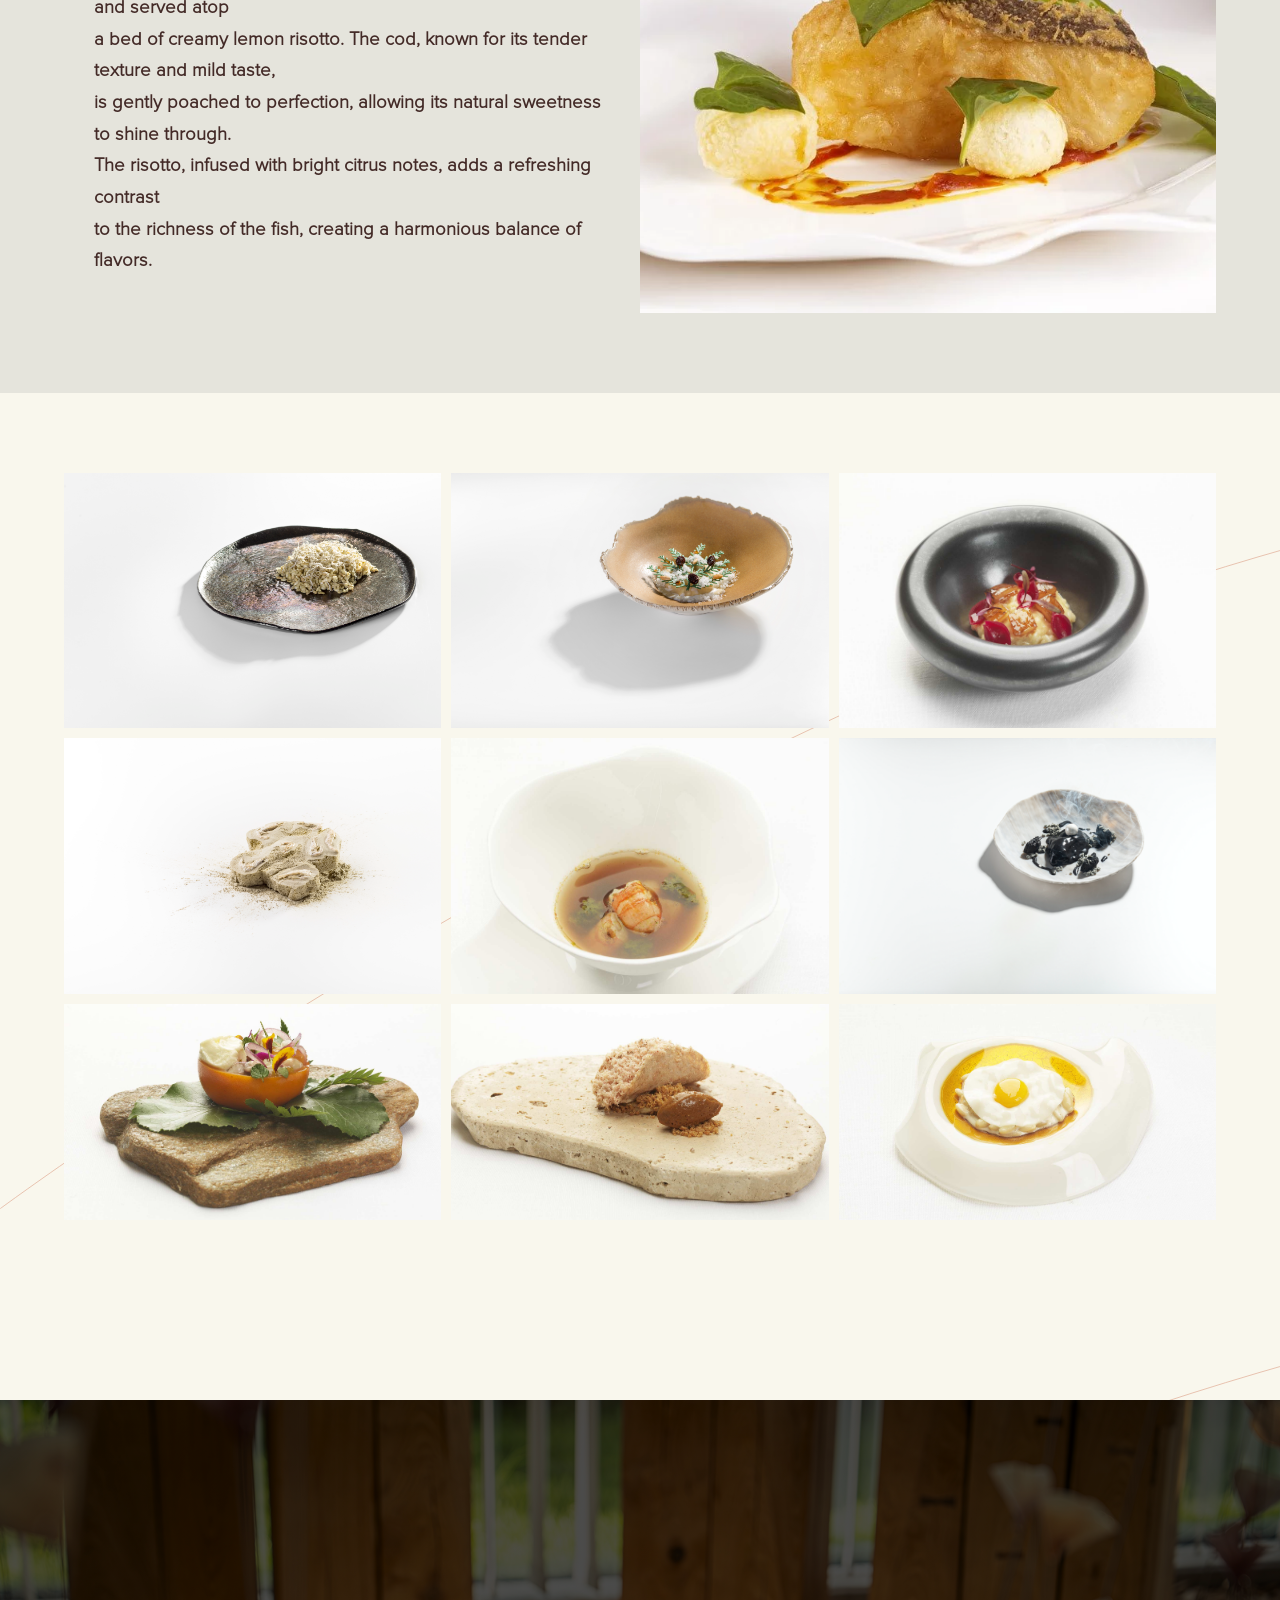
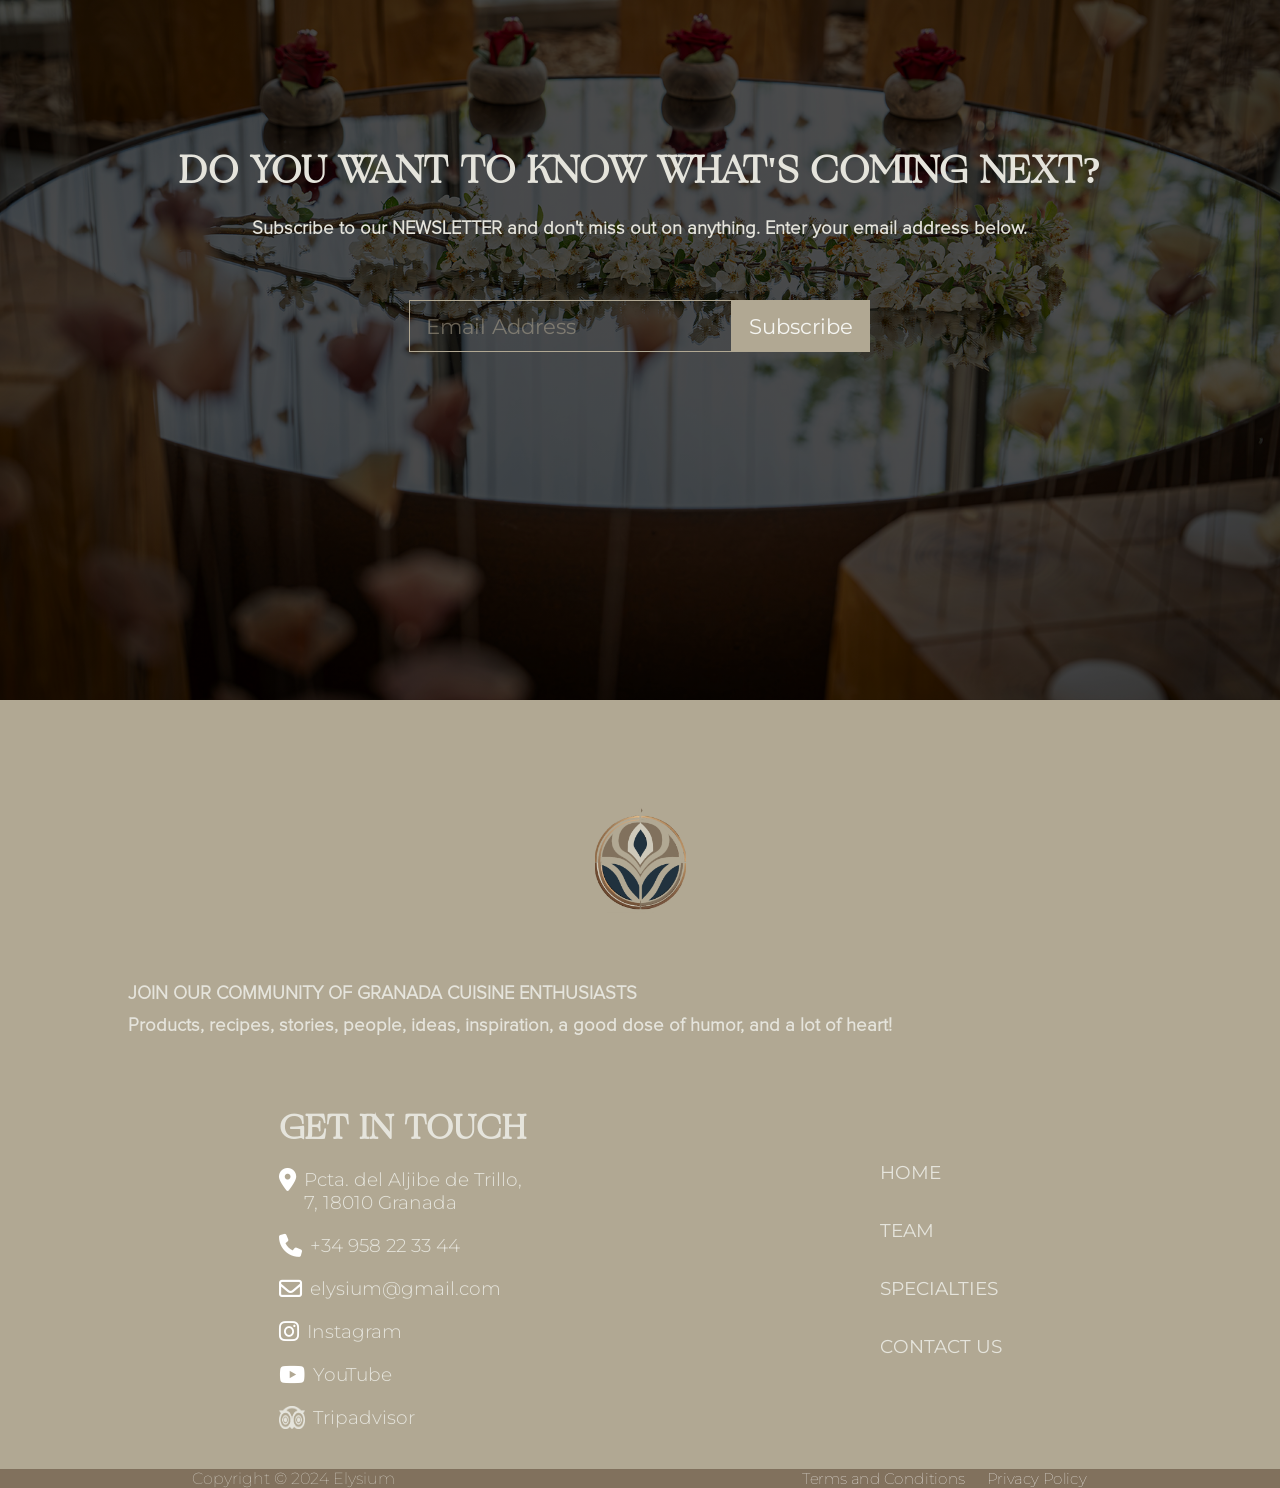
<file: specialties.html>
<!DOCTYPE html>
<html lang="en">
<head>
    <meta charset="UTF-8">
    <meta name="viewport" content="width=device-width, initial-scale=1.0">
    <title>Specialties</title>
    <link rel="stylesheet" href="style.css">
    <link rel="stylesheet" href="https://cdnjs.cloudflare.com/ajax/libs/font-awesome/6.4.2/css/all.min.css" integrity="sha512-z3gLpd7yknf1YoNbCzqRKc4qyor8gaKU1qmn+CShxbuBusANI9QpRohGBreCFkKxLhei6S9CQXFEbbKuqLg0DA==" crossorigin="anonymous" referrerpolicy="no-referrer" />
</head>
<body>

    <!-- HERO SECTION-->
    <div class="container-hero">
        <div class="heroSecSpecialties backPicture">


            <nav>

                <a href="index.html" class="elysiumLogo heroLogo"></a>
                

                <div class="buttonNav ">
                    <span class="navLine"></span>
                    <span class="navLine"></span>
                    <span class="navLine"></span>
                </div>

                <ul class="menuPhone burguerMenu inviM">
                    <li><a class="current" href="index.html">Home</a></li>
                    <li><a href="team.html">Team</a></li>
                    <li><a href="specialties.html">Specialties</a></li>
                    <li><a href="contact.html">Contact</a></li>
                </ul>
                

                <ul class="navDesk">
                    <li><a class="current" href="index.html">Home</a></li>
                    <li><a href="team.html">Team</a></li>
                    <li><a href="specialties.html">Specialties</a></li>
                    <li><a href="contact.html">Contact</a></li>
                </ul>

            </nav>


            <div class="specialtiesContent">
                <h1 class="teamTitle">Specialties</h1>

                
            </div>
            


        </div>

        <!--MAIN CONTENT-->
        <div class="specialtiesIntro">
            <div class="a3">
                <div class="a4">
                    <div class="specialtiesImg1">
                        <img src="img/specialties/P35.webp" width="1050" height="748">
                    </div>
                </div>
            </div>
            
            <div class="a3">
                <div class="a1 a2">
                    <div class="specialtiesImg2">
                        <img src="img/specialties/archivo629.png" width="1046" height="696"> 
                    </div>
                </div>
            </div>
            
        </div>
            
        <div class="containerTeam specialtiesHidden">
    
            <div class="mainContent">
                <section class="specialSection">
                    
                    <article class="specialArticle ">
                        <div class="articleText textLeft kitchenImg">
                            <img src="img/specialties/P35.webp">
                        </div>
                        

                        
                    </article>
                    <article class="specialArticle specialArticle2">
                        

                        <div class="articleText textLeft kitchenImg">
                            <img src="img/specialties/archivo629.png" >
                        </div>
                    </article>
                    
                </section>
            </div>
        </div>
        
        

        


        
        <div class="containerTeam ">
            <div style="width: 65%;" >
                <div class="mainContentTeam">
                    <section class="container2">
                        <article>
                            <h1 class="titleSection">Menu</h1>
                        </article>
                        <article>
                            <div class="articleText menuSection">
                                <p class="pSection ">
                                    Our menu is a journey through the best that the culinary world has to <br>
                                    offer. From the moment you take your first bite, you will be <br>
                                    transported into a world of exquisite tastes and textures. <br>
                                    We pride ourselves on sourcing the freshest, highest quality <br>
                                    ingredients, ensuring that every plate not only delights the palate <br>
                                    but also tells a story of passion and precision. <br>
                                    At Elysium, we invite you to indulge in a dining experience that <br>
                                    transcends the ordinary. 


                                </p>
                            </div>

                            
                            
                            
                            
                        </article> 
                        <div class="articleImgs">
                            <div class="articleImg">
                                <div class="backPicture menuImg"></div>
                            </div>
                            
                        </div>
                    </section>

                </div>
            </div>
        </div>

        <div class="container container1" id="menuHere">
            <div class="marginContainer">
                <div class="mainContent">
                    <section>
                        <article>
                            <h1 class="titleSection">Seasonal Menu</h1>
                        </article>
                        <article class="articleMenu">
                            <div class="menuText  ">
                                <p class="pSection firstMenu">
                                    <span style="font-family: Proximanova-regular; text-transform: uppercase; font-size: larger;">Appetizers</span>
                                    <br><br>
                                    Caviar and Blinis
                                    <br><br>
                                    Foie Gras Terrine
                                    <br><br>
                                    Seared Wagyu Beef
                                    <br><br>
                                    Pan-Roasted Sea Bass
                                    <br><br>
                                    Truffle-infused Lobster Bisque
                                    <br><br>
                                    <i class="fa-solid fa-circle fa-xs" style="color: #d0ba74;"></i>
                                    <br><br>
                                    Herb-Crusted Rack of Lamb
                                    <br><br>
                                    Wild Mushroom Risotto
                                    <br><br>   
                                    Roasted Cauliflower Steak
                                    <br><br>
                                    Stuffed Bell Peppers
                                    <br><br>
                                    <i class="fa-solid fa-circle fa-xs" style="color: #d0ba74;"></i>
                                    <br><br>
                                    <span style="font-family: Proximanova-regular; text-transform: uppercase; font-size: larger;">Dessert</span>
                                    <br><br>
                                    Molten Chocolate Lava Cake
                                    <br><br>
                                    Lemon Basil Sorbet
                                    <br><br>
                                    Crème Brûlée Trio
                                    <br><br>
                                    <i class="fa-solid fa-circle fa-xs" style="color: #d0ba74;"></i>
                                    <br><br>
                                    Artisan breads €5
                                    <br><br>
                                    Menu served to the entire table
                                    <br><br>
                                    Drinks not included
                                    <br><br>
                                    Water service €2.50    
                                </p>
                            </div>
                            
    
                            
                        </article>
    
                        
                        
                    </section>
                </div>                
            </div>

            <div class="marginContainer">
                <div class="mainContent">
                    <section>
                        <article>
                            <h1 class="titleSection">traditional menu</h1>
                        </article>
                        <article class="articleMenu">
                            <div class="menuText  ">
                                <p class="pSection firstMenu">
                                    <span style="font-family: Proximanova-regular; text-transform: uppercase; font-size: larger;">Appetizers</span>
                                    <br><br>
                                    Mushroom meringue
                                    <br><br>
                                    Salted fish brioche
                                    <br><br>
                                    Bean broth
                                    <br><br>
                                    Lemon grass
                                    <br><br>
                                    Nori and fish roe
                                    <br><br>
                                    <i class="fa-solid fa-circle fa-xs" style="color: #d0ba74;"></i>
                                    <br><br>
                                    Cod in tempura
                                    <br><br>
                                    Seafood tartare
                                    <br><br>   
                                    Trout and pig's trotter salad
                                    <br><br>
                                    Liquid cucumber and tomato salad
                                    <br><br>
                                    <i class="fa-solid fa-circle fa-xs" style="color: #d0ba74;"></i>
                                    <br><br>
                                    <span style="font-family: Proximanova-regular; text-transform: uppercase; font-size: larger;">Dessert</span>
                                    <br><br>
                                    Vanilla meringue with cheese
                                    <br><br>
                                    Lemon tart and French toast
                                    <br><br>
                                    <i class="fa-solid fa-circle fa-xs" style="color: #d0ba74;"></i>
                                    <br><br>
                                    Artisan breads €5
                                    <br><br>
                                    Menu served to the entire table
                                    <br><br>
                                    Drinks not included
                                    <br><br>
                                    Water service €2.50
                                </p>
                            </div>   
                        </article>    
                    </section>
                </div>                
            </div>
            
        </div>

        <div class="container">
            
            <div class="mainContent">
                <section class="specialSection">
                    <article class="specialArticle articleOrganization">
                        <div class="articleText textLeft">
                            <h2>Wagyu Sirloin with Truffled Mashed Potatoes and Grilled Asparagus</h2>
                            <p class="pSection">
                                
                                Indulge in an exceptional culinary experience with our Wagyu sirloin,a delight <br>
                                of the most tender and flavorful meat, sourced from the finest, carefully <br>
                                selected cattle. This exquisite cut is served perfectly cooked and accompanied <br>
                                by luxurious truffled mashed potatoes, crafted with the most aromatic black <br>
                                truffles, adding a touch of indulgence to every bite.

                            </p>
                        </div>
                        

                        <div class="articleImgs">
                            <div class="articleImg imgRight">
                                <div class="backPicture dish1"></div>
                            </div>
                            
                        </div>
                    </article>
                    <article class="specialArticle specialArticle2">
                        <div class="articleImgs">
                            <div class="articleImg imgRight">
                                <div class="backPicture dish2"></div>
                            </div>
                            
                        </div>

                        <div class="articleText textLeft">
                            <h2>Wild Alaskan Salmon with Lobster Risotto and White Asparagus</h2>
                            <p class="pSection">
                                Let yourself be seduced by the freshness and refinement of wild Alaskan salmon <br>
                                in this dish that combines the nobility of fish with the indulgence of lobster. <br>
                                The salmon, carefully selected and prepared by our expert chefs, <br>
                                is delicately cooked and complemented by a luxurious lobster risotto, <br>
                                where each grain of rice is infused with the rich and seductive flavor of the sea. <br>

                            </p>
                        </div>
                    </article>
                    <article class="specialArticle articleOrganization">
                        <div class="articleText textLeft">
                            <h2>Cod Fillet with Lemon Risotto and Crispy Leeks</h2>
                            <p class="pSection">
                                Savor the delicate flavors of our cod fillet, expertly prepared and served atop <br>
                                a bed of creamy lemon risotto. The cod, known for its tender texture and mild taste, <br> 
                                is gently poached to perfection, allowing its natural sweetness to shine through. <br>
                                The risotto, infused with bright citrus notes, adds a refreshing contrast<br>
                                to the richness of the fish, creating a harmonious balance of flavors.<br>

                            </p>
                        </div>
                        

                        <div class="articleImgs">
                            <div class="articleImg imgRight">
                                <div class="backPicture dish3"></div>
                            </div>
                            
                        </div>
                    </article>
                    
                </section>
            </div>
        
    </div>

        






        
    <div class="containerMenu">
        
        <div class="mainContent">
            <section class="gallery">
                <div class="container-gallery">
                    <div class="box">
                        <a href="#"><img src="img/specialties/archivo241.jpg" alt=""></a>
                    </div>
                    <div class="box">
                        <a href=""><img src="img/specialties/archivo244.jpg" alt=""></a>
                        
                    </div>
                    <div class="box">
                        <a href=""><img src="img/specialties/arroz.jpg" alt=""></a>
                        
                    </div>
                    <div class="box">
                        <a href=""><img src="img/specialties/archivo252.jpg" alt=""></a>
                        
                    </div>
                    <div class="box">
                        <a href=""><img src="img/specialties/gambas.jpg" alt=""></a>
                        
                    </div>
                    <div class="box">
                        <a href=""><img src="img/specialties/archivo632.png" alt=""></a>
                        
                    </div>
                    <div class="box">
                        <a href=""><img src="img/specialties/caviche.jpg" alt=""></a>
                        
                    </div>
                    <div class="box">
                        <a href=""><img src="img/specialties/foiegras.jpg" alt=""></a>
                        
                    </div>
                    <div class="box">
                        <a href=""><img src="img/specialties/rissoto con parmesano.jpg" alt=""></a>
                        
                    </div>
                
                </div>
            </section>
        </div>
        
    </div>
    
        <div class="containerTeam backgroundSubscribe">
            <div class="marginContainer ">
                <div class="mainContent">
                    <section class="sectionSubscribe ">
                        <article class="articleSubscribe" >
                            
                            <h5 class="titleSubscribe">Do you want to know what's coming next? </h5>
                            <p class="pSection ">
                                
                                Subscribe to our NEWSLETTER and don't miss out on anything. Enter your email address below.
                            </p>
                            <form class="subsSection">
                                <input class="textSubs" type="email" placeholder="Email Address">
                                <input class="send" type="submit" value="Subscribe">
                              </form>
                        </article>
                        
                    </section>
                </div>
            </div>
        </div>
    </div>
    <!-- FOOTER -->
    <footer>
        <div class="footerContent">

            <div class="logoFooter">
                <a href="index.html"></a>
            </div>

            <div class="mission">
                
                <p>                   
                    JOIN OUR COMMUNITY OF GRANADA CUISINE ENTHUSIASTS
                    <br>
                    Products, recipes, stories, people, ideas, inspiration, a good dose of humor, and a lot of heart!
                </p>
            </div>

            <div class="socials">
                <h5>Get in Touch</h5>
                <a href="https://maps.app.goo.gl/H1Zz6eXXc3jkVrm9A" class="socialNetwork"><i class="fa-solid fa-location-dot" style="color: #ffffff;"></i>Pcta. del Aljibe de Trillo, 7, 18010 Granada</a>
                <a href="#" class="socialNetwork"><i class="fa-solid fa-phone" style="color: #ffffff;"></i>+34 958 22 33 44</a>
                <a href="#" class="socialNetwork"><i class="fa-regular fa-envelope" style="color: #ffffff;"></i>elysium@gmail.com</a>               
                <a href="#" class="socialNetwork"><i class="fa-brands fa-instagram" style="color: #ffffff;"></i>Instagram</a>
                <a href="#" class="socialNetwork"><i class="fa-brands fa-youtube" style="color: #ffffff;"></i>YouTube</a>
                <a href="#" class="socialNetwork"><img src="img/svg/tripadvisor.png" alt="auto">Tripadvisor</a>
            </div>

            <div class="navFooter">
                    <a class="current" href="index.html">Home</a>
                    <a href="howToCome.html">Team</a>
                    <a href="routes.html">Specialties</a>
                    <a href="contact.html">Contact Us</a>
            </div>

            
            
            
        </div>
        <div class="termsAndAuthor">
            <div class="author">Copyright © 2024 Elysium</div>
            <div class="terms">
                <a href="#">Terms and Conditions</a>
                <a href="#">Privacy Policy</a>
            </div>
            
        </div>
        
    </footer>

    <script src="burguerMenu.js"></script>

</body>
</html>
</file>
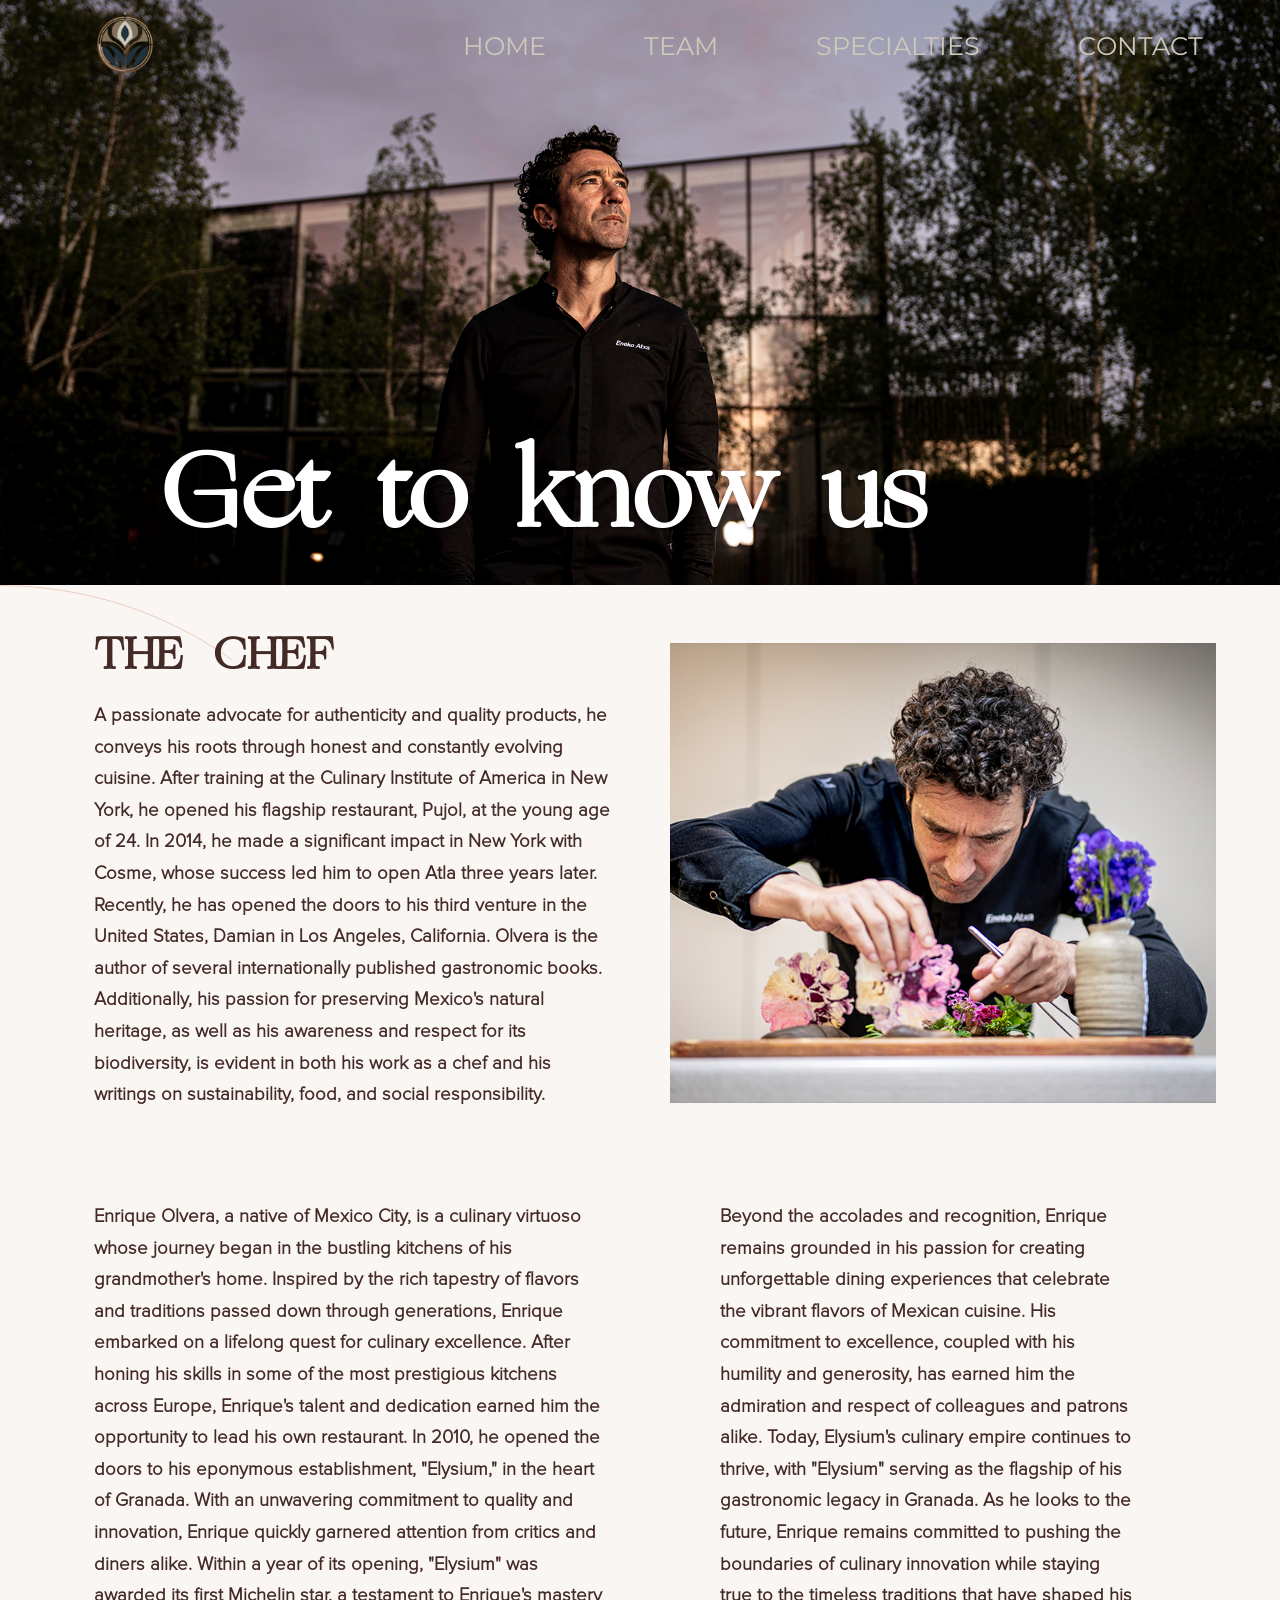
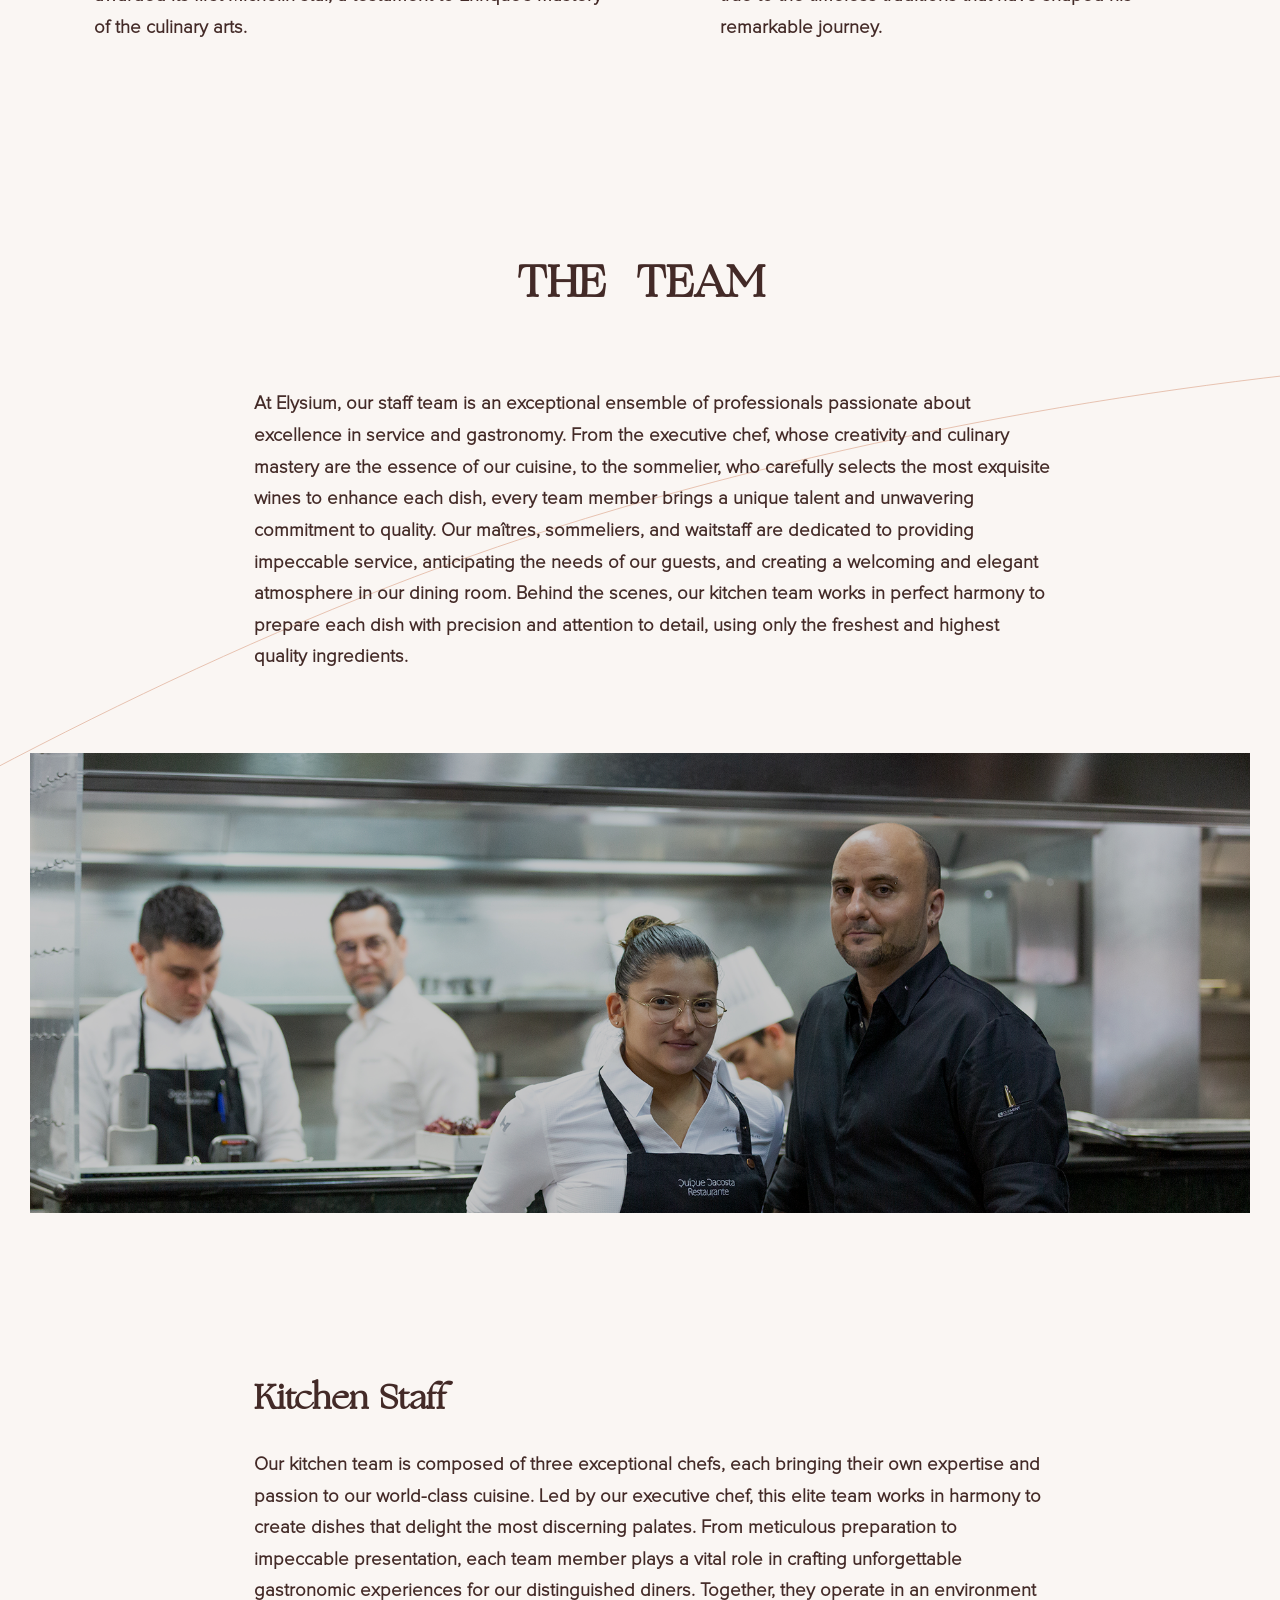
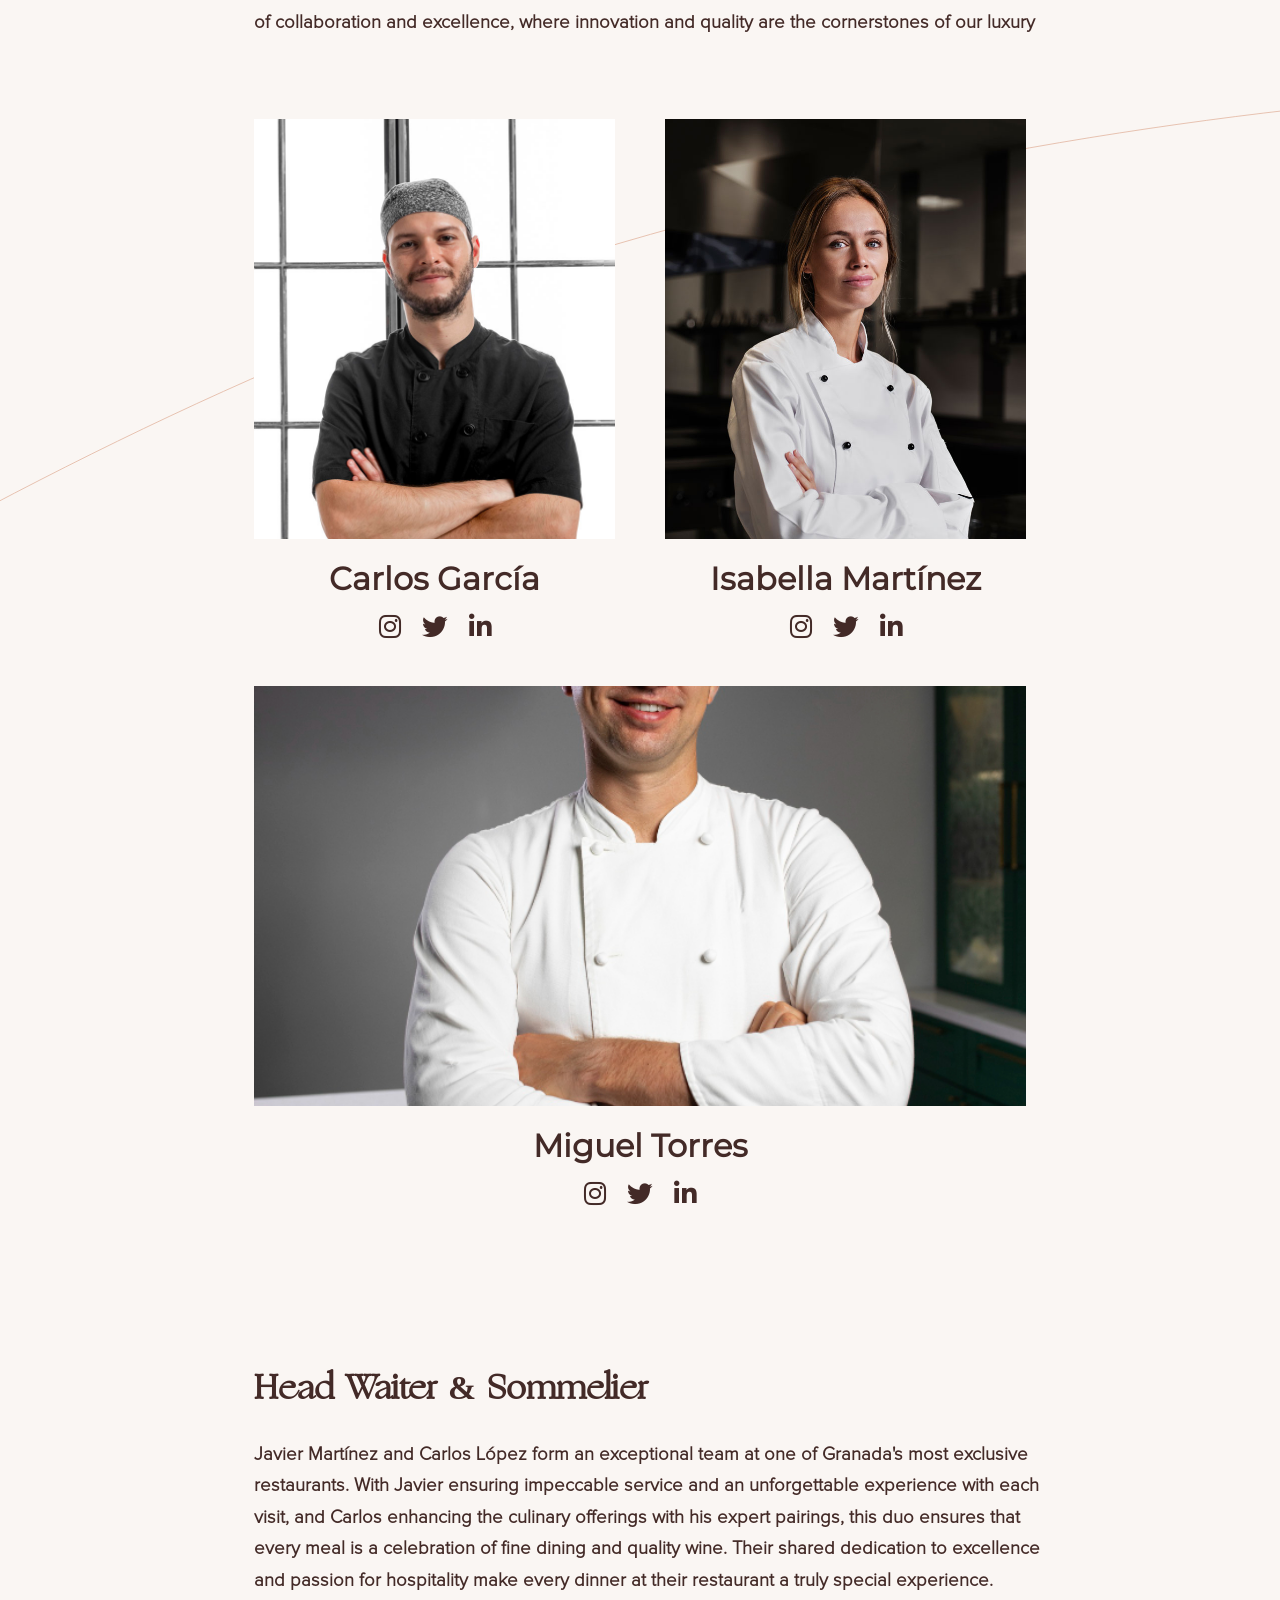
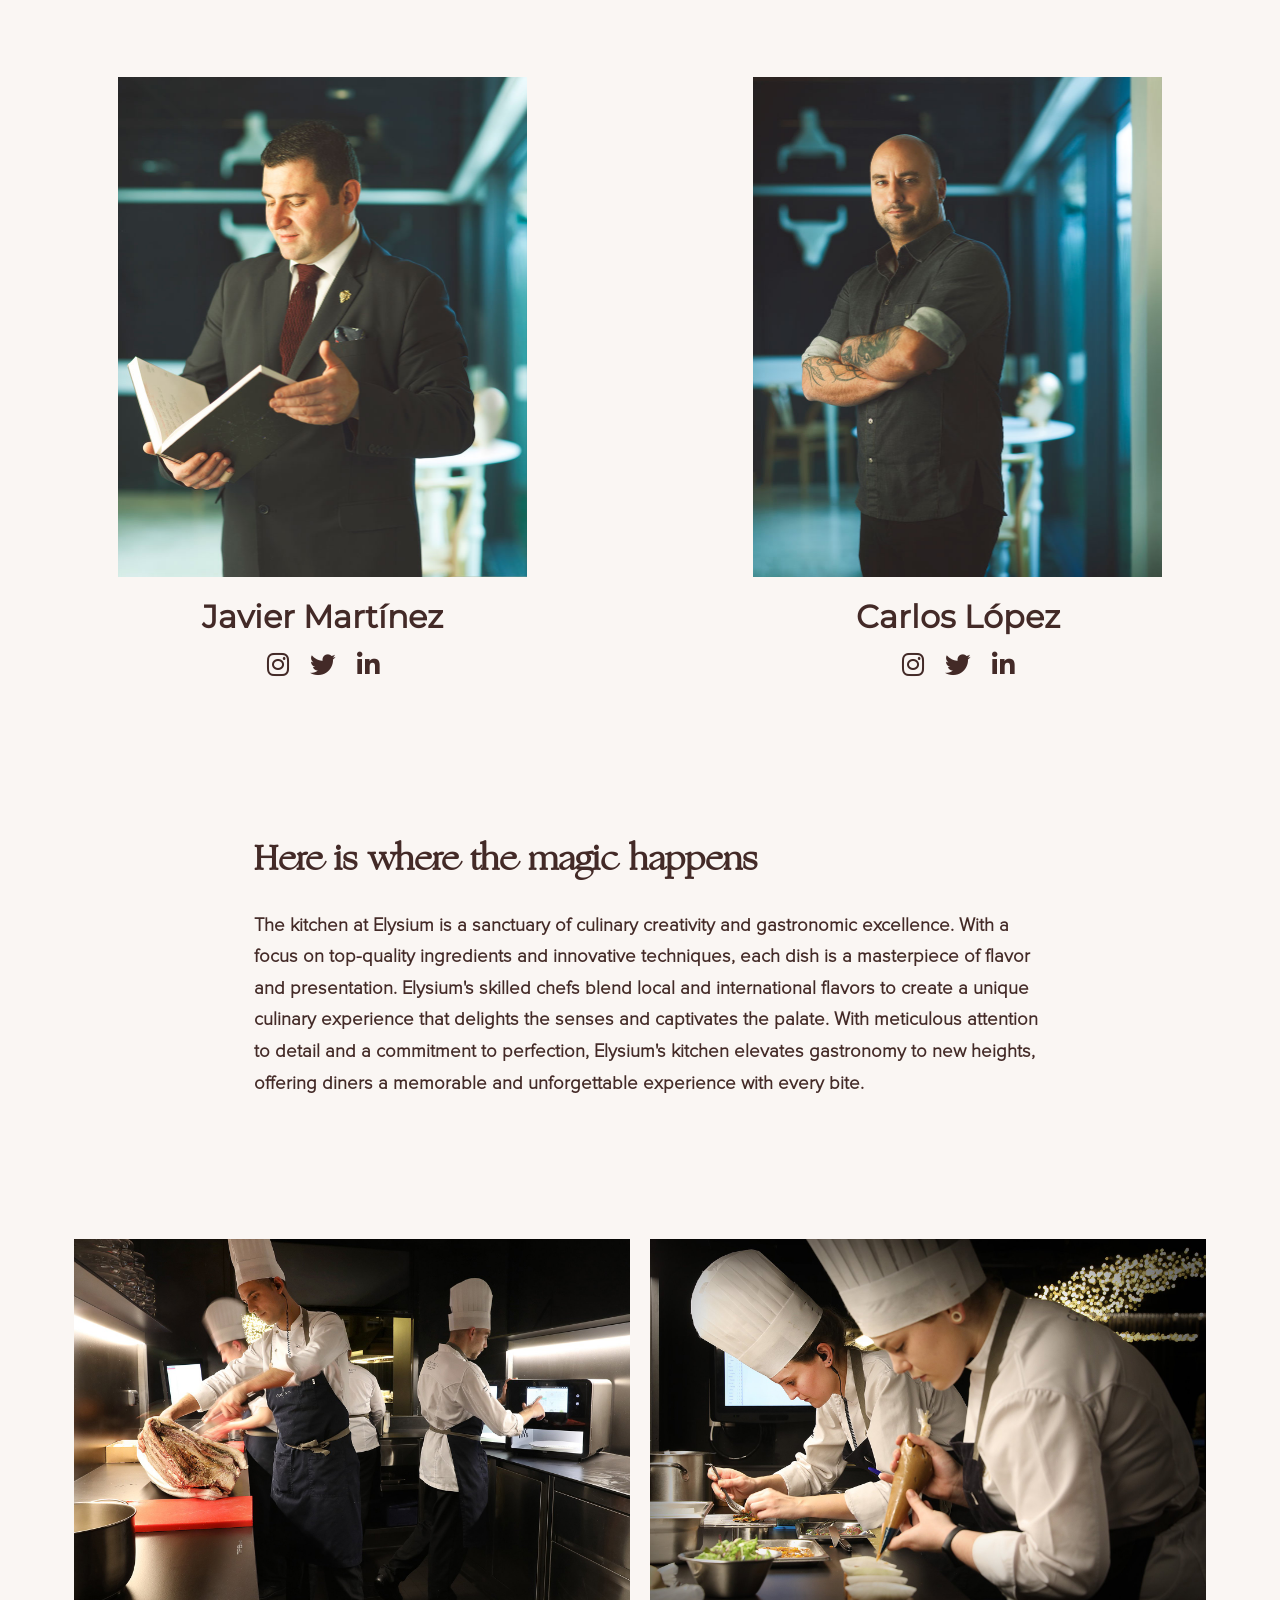
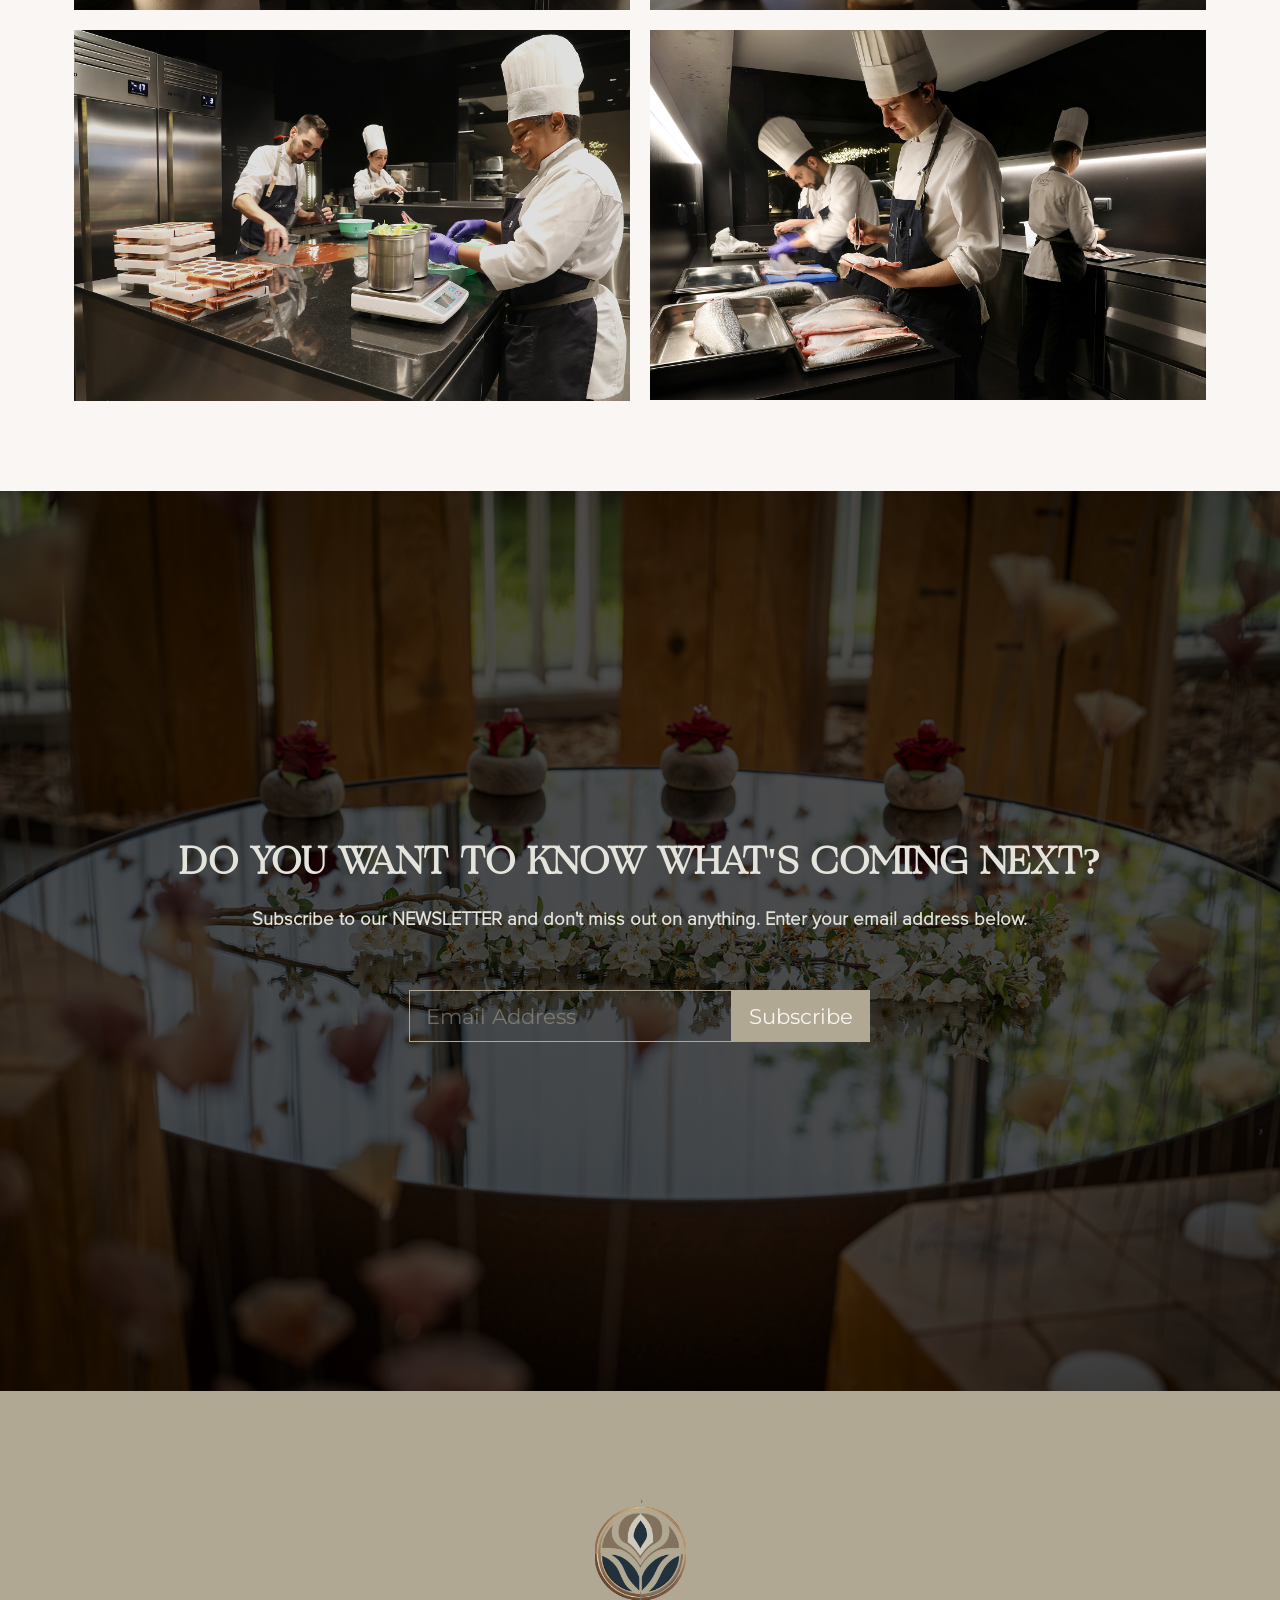
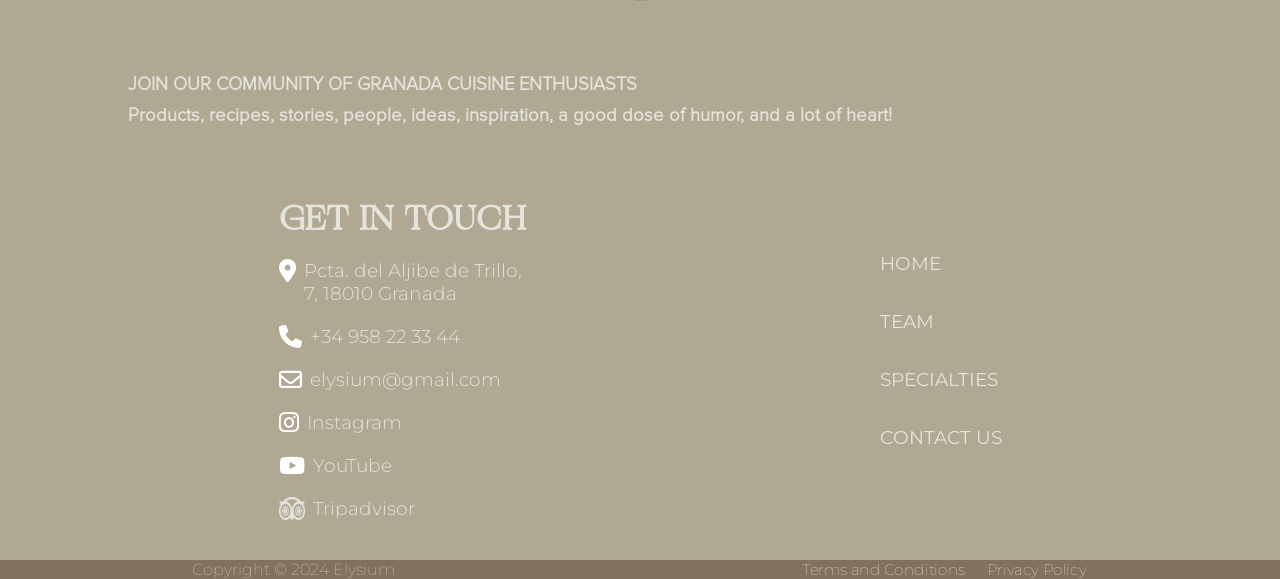
<file: team.html>
<!DOCTYPE html>
<html lang="en">
<head>
    <meta charset="UTF-8">
    <meta name="viewport" content="width=device-width, initial-scale=1.0">
    <title>Team</title>
    <link rel="stylesheet" href="style.css">
    <link rel="stylesheet" href="https://cdnjs.cloudflare.com/ajax/libs/font-awesome/6.4.2/css/all.min.css" integrity="sha512-z3gLpd7yknf1YoNbCzqRKc4qyor8gaKU1qmn+CShxbuBusANI9QpRohGBreCFkKxLhei6S9CQXFEbbKuqLg0DA==" crossorigin="anonymous" referrerpolicy="no-referrer" />
</head>
<body>

    <!-- HERO SECTION-->
    <div class="container-hero">
        <div class="heroSecTeam backPicture">


            <nav>

                <a href="index.html" class="elysiumLogo heroLogo"></a>
                

                <div class="buttonNav ">
                    <span class="navLine"></span>
                    <span class="navLine"></span>
                    <span class="navLine"></span>
                </div>

                <ul class="menuPhone burguerMenu inviM">
                    <li><a class="current" href="index.html">Home</a></li>
                    <li><a href="team.html">Team</a></li>
                    <li><a href="specialties.html">Specialties</a></li>
                    <li><a href="contact.html">Contact</a></li>
                </ul>
                

                <ul class="navDesk">
                    <li><a class="current" href="index.html">Home</a></li>
                    <li><a href="team.html">Team</a></li>
                    <li><a href="specialties.html">Specialties</a></li>
                    <li><a href="contact.html">Contact</a></li>
                </ul>

            </nav>


            <div class="teamContent">
                <h1 class="teamTitle">Get to know us</h1>

                
            </div>
            


        </div>

        <!--MAIN CONTENT-->

        <div class="containerTeam containerChef">
            
            <div class="mainContent">
                <section class="specialSection">
                    <article class="specialArticle">
                        <div class="articleText textLeft chefTitle">
                            <h1>The Chef</h1>
                            <p class="pSection">
                                A passionate advocate for authenticity and quality products, he conveys his roots through honest and constantly evolving cuisine.
                                After training at the Culinary Institute of America in New York, he opened his flagship restaurant, Pujol, at the young age of 24. 
                                In 2014, he made a significant impact in New York with Cosme, whose success led him to open Atla three years later. 
                                Recently, he has opened the doors to his third venture in the United States, Damian in Los Angeles, California.
                                Olvera is the author of several internationally published gastronomic books. 
                                Additionally, his passion for preserving Mexico's natural heritage, as well as his awareness and respect for its biodiversity, is evident in both his work as a chef and his writings on sustainability, food, and social responsibility.
                                

                            </p>
                        </div>
                        

                        <div class="articleImgs">
                            <div class="articleImg">
                                <div class="backPicture cheffImg"></div>
                            </div>
                            
                        </div>
                    </article>

                    <article class="specialArticle textArticleRight">
                        <div class="articleText textLeft">
                            <p class="pSection">
                                
                                Enrique Olvera, a native of Mexico City, is a culinary virtuoso whose journey began in the bustling kitchens of his grandmother's home. Inspired by the rich tapestry of flavors and traditions passed down through generations, Enrique embarked on a lifelong quest for culinary excellence.

                                After honing his skills in some of the most prestigious kitchens across Europe, Enrique's talent and dedication earned him the opportunity to lead his own restaurant. In 2010, he opened the doors to his eponymous establishment, "Elysium," in the heart of Granada.

                                With an unwavering commitment to quality and innovation, Enrique quickly garnered attention from critics and diners alike. Within a year of its opening, "Elysium" was awarded its first Michelin star, a testament to Enrique's mastery of the culinary arts.

                               


                            </p>
                        </div>
                        

                        <div class="articleText textRight">
                            <p class="pSection">
                               

                                Beyond the accolades and recognition, Enrique remains grounded in his passion for creating unforgettable dining experiences that celebrate the vibrant flavors of Mexican cuisine. His commitment to excellence, coupled with his humility and generosity, has earned him the admiration and respect of colleagues and patrons alike.

                                Today, Elysium's culinary empire continues to thrive, with "Elysium" serving as the flagship of his gastronomic legacy in Granada. As he looks to the future, Enrique remains committed to pushing the boundaries of culinary innovation while staying true to the timeless traditions that have shaped his remarkable journey.


                            </p>
                        </div>
                    </article>
                    
                    
                </section>
            </div>
        
    </div>


        
        <div class="containerTeam ">
            <div >
                <div class="mainContentTeam">
                    <section class="container2">
                        <article>
                            <h1 class="titleSection">the team</h1>
                        </article>
                        <article>
                            <div class="articleText">
                                <p class="pSection">
                                    At Elysium, our staff team is an exceptional ensemble of professionals passionate about excellence in service and gastronomy. 
                                    From the executive chef, whose creativity and culinary mastery are the essence of our cuisine, to the sommelier, who carefully selects the most exquisite wines to enhance each dish, 
                                    every team member brings a unique talent and unwavering commitment to quality.

                                    Our maîtres, sommeliers, and waitstaff are dedicated to providing impeccable service, anticipating the needs of our guests, and creating a welcoming and elegant atmosphere in our dining room. 
                                    Behind the scenes, our kitchen team works in perfect harmony to prepare each dish with precision and attention to detail, using only the freshest and highest quality ingredients.
                                </p>
                            </div>
                            
                            
                            
                        </article>
                        <div class="articleImgs">
                            <div class="bandimg">
                                <div class="backPicture backgroundBand"></div>
                            </div>
                            
                        </div>  
                    </section>
                    <section class="kitchenStaff">    
                        <article>
                            <div class="articleText">
                                <h2>Kitchen Staff</h2>
                                <p class="pSection">
                                    Our kitchen team is composed of three exceptional chefs, each bringing their own expertise and passion to our world-class cuisine. 
                                    Led by our executive chef, this elite team works in harmony to create dishes that delight the most discerning palates. From meticulous preparation to impeccable presentation, 
                                    each team member plays a vital role in crafting unforgettable gastronomic experiences for our distinguished diners. Together, they operate in an environment of collaboration and excellence, 
                                    where innovation and quality are the cornerstones of our luxury
                                </p>
                            </div>
                            
                            
                            
                        </article>
                        
                        <div class="articleText articleMembers">
                            <div class="threeImgCont noMarginTop">
                                <div class="threeImg">
                                    <div class="imgThreeImg houseEmpl1"></div>
                                    <h3>Carlos García</h3>
                                    <div class="socialNetworks">
                                        <a href="#"><i class="fa-brands fa-instagram fa-2xl" style="color: #432a27;"></i></a>
                                        <a href="#"><i class="fa-brands fa-twitter fa-2xl" style="color: #432a27;"></i></a>
                                        <a href="#"><i class="fa-brands fa-linkedin-in fa-2xl" style="color: #432a27;"></i></a>
                                        
                                    </div>
                                </div>
                                <div class="threeImg">
                                    <div class="imgThreeImg houseEmpl2"></div>
                                    <h3>Isabella Martínez</h3>
                                    <div class="socialNetworks">
                                        <a href="#"><i class="fa-brands fa-instagram fa-2xl" style="color: #432a27;"></i></a>
                                        <a href="#"><i class="fa-brands fa-twitter fa-2xl" style="color: #432a27;"></i></a>
                                        <a href="#"><i class="fa-brands fa-linkedin-in fa-2xl" style="color: #432a27;"></i></a>
                                        
                                    </div>
                                </div>
                                <div class="threeImg">
                                    <div class="imgThreeImg houseEmpl3"></div>
                                    <h3>Miguel Torres</h3>
                                    <div class="socialNetworks">
                                        <a href="#"><i class="fa-brands fa-instagram fa-2xl" style="color: #432a27;"></i></a>
                                        <a href="#"><i class="fa-brands fa-twitter fa-2xl" style="color: #432a27;"></i></a>
                                        <a href="#"><i class="fa-brands fa-linkedin-in fa-2xl" style="color: #432a27;"></i></a>
                                        
                                    </div>
                                </div>
                            </div>
                        </div>
                    </section>
                    <section class="container3">    
                        <article>
                            <div class="articleText">
                                <h2>Head Waiter & Sommelier</h2>
                                <p class="pSection">
                                    Javier Martínez and Carlos López form an exceptional team at one of Granada's most exclusive restaurants. 
                                    With Javier ensuring impeccable service and an unforgettable experience with each visit, 
                                    and Carlos enhancing the culinary offerings with his expert pairings, this duo ensures that every meal is a celebration of fine dining and quality wine. 
                                    Their shared dedication to excellence and passion for hospitality make every dinner at their restaurant a truly special experience.
                                </p>
                            </div>
                            
                            
                            
                        </article>
                        <div class="articleText articleMembers">
                            <div class="threeImgCont noMarginTop">
                                
                                <div class="twoImg">
                                    <div class="imgTwoImg waiterImg"></div>
                                    <h3>Javier Martínez</h3>
                                    <div class="socialNetworks">
                                        <a href="#"><i class="fa-brands fa-instagram fa-2xl" style="color: #432a27;"></i></a>
                                        <a href="#"><i class="fa-brands fa-twitter fa-2xl" style="color: #432a27;"></i></a>
                                        <a href="#"><i class="fa-brands fa-linkedin-in fa-2xl" style="color: #432a27;"></i></a>
                                        
                                    </div>
                                </div>
                                <div class="twoImg">
                                    <div class="imgTwoImg sommelierImg"></div>
                                    <h3>Carlos López</h3>
                                    <div class="socialNetworks">
                                        <a href="#"><i class="fa-brands fa-instagram fa-2xl" style="color: #432a27;"></i></a>
                                        <a href="#"><i class="fa-brands fa-twitter fa-2xl" style="color: #432a27;"></i></a>
                                        <a href="#"><i class="fa-brands fa-linkedin-in fa-2xl" style="color: #432a27;"></i></a>
                                        
                                    </div>
                                </div>
                            </div>
                        </div>
                    </section>
                    <section class="textKitchen">
                        
                        <article>
                            
                            <div class="articleText">
                                <h2 class="titleKitchen">Here is where the magic happens</h2>
                                <p class="pSection">
                                    The kitchen at Elysium is a sanctuary of culinary creativity and gastronomic excellence.
                                    With a focus on top-quality ingredients and innovative techniques, each dish is a masterpiece of flavor and presentation. 
                                    Elysium's skilled chefs blend local and international flavors to create a unique culinary experience that delights the senses and captivates the palate. 
                                    With meticulous attention to detail and a commitment to perfection, Elysium's kitchen elevates gastronomy to new heights, offering diners a memorable and unforgettable experience with every bite.
                                </p>
                            </div>
                            
                            
                            
                        </article>



                    </section>
                </div>                
            </div>
        </div>
        
        <div class="containerTeam">
            
            <div class="mainContent">
                <section class="specialSection">
                    
                    <article class="specialArticle ">
                        <div class="articleText textLeft kitchenImg">
                            <img src="img/team/Optimizada_Hermanos-Torres-Restaurante_Carne.jpg" alt="">
                        </div>
                        

                        <div class="articleText textLeft kitchenImg">
                            <img src="img/team/Optimizada_Hermanos-Torres-Restaurante_Frio-Verduras.jpg" alt="">
                        </div>
                    </article>
                    <article class="specialArticle specialArticle2">
                        <div class="articleText textLeft kitchenImg">
                            <img src="img/team/Optimizada_Hermanos-Torres-Restaurante_Pasteleria.jpg" alt="">
                        </div>

                        <div class="articleText textLeft kitchenImg">
                            <img src="img/team/Optimizada_Hermanos-Torres-Restaurante_Pescado.jpg" alt="">
                        </div>
                    </article>
                    
                </section>
            </div>
        </div>
    </div>
        <div class="containerTeam backgroundSubscribe">
            <div class="marginContainer ">
                <div class="mainContent">
                    <section class="sectionSubscribe ">
                        <article class="articleSubscribe" >
                            
                            <h5 class="titleSubscribe">Do you want to know what's coming next? </h5>
                            <p class="pSection ">
                                
                                Subscribe to our NEWSLETTER and don't miss out on anything. Enter your email address below.
                            </p>
                            <form class="subsSection">
                                <input class="textSubs" type="email" placeholder="Email Address">
                                <input class="send" type="submit" value="Subscribe">
                              </form>
                        </article>
                        
                    </section>
                </div>
            </div>
        </div>
    </div>
    <!-- FOOTER -->
    <footer>
        <div class="footerContent">

            <div class="logoFooter">
                <a href="index.html"></a>
            </div>

            <div class="mission">
                
                <p>                   
                    JOIN OUR COMMUNITY OF GRANADA CUISINE ENTHUSIASTS
                    <br>
                    Products, recipes, stories, people, ideas, inspiration, a good dose of humor, and a lot of heart!
                </p>
            </div>

            <div class="socials">
                <h5>Get in Touch</h5>
                <a href="https://maps.app.goo.gl/H1Zz6eXXc3jkVrm9A" class="socialNetwork"><i class="fa-solid fa-location-dot" style="color: #ffffff;"></i>Pcta. del Aljibe de Trillo, 7, 18010 Granada</a>
                <a href="#" class="socialNetwork"><i class="fa-solid fa-phone" style="color: #ffffff;"></i>+34 958 22 33 44</a>
                <a href="#" class="socialNetwork"><i class="fa-regular fa-envelope" style="color: #ffffff;"></i>elysium@gmail.com</a>               
                <a href="#" class="socialNetwork"><i class="fa-brands fa-instagram" style="color: #ffffff;"></i>Instagram</a>
                <a href="#" class="socialNetwork"><i class="fa-brands fa-youtube" style="color: #ffffff;"></i>YouTube</a>
                <a href="#" class="socialNetwork"><img src="img/svg/tripadvisor.png" alt="auto">Tripadvisor</a>
            </div>

            <div class="navFooter">
                    <a class="current" href="index.html">Home</a>
                    <a href="howToCome.html">Team</a>
                    <a href="routes.html">Specialties</a>
                    <a href="contact.html">Contact Us</a>
            </div>

            
            
            
        </div>
        <div class="termsAndAuthor">
            <div class="author">Copyright © 2024 Elysium</div>
            <div class="terms">
                <a href="#">Terms and Conditions</a>
                <a href="#">Privacy Policy</a>
            </div>
            
        </div>
        
    </footer>
    <script src="burguerMenu.js"></script>

</body>
</html>
</file>
<file: style.css>
/*----------------------------------- FONTS ----------------------------------*/
@import url('https://fonts.googleapis.com/css2?family=Bodoni+Moda:ital,opsz,wght@0,6..96,400..900;1,6..96,400..900&display=swap');

@font-face {
  font-family: 'ogg';
  src: url('fuentes/oggtrial-roman-webfont.woff2') format('woff2'),
       url('fuentes/oggtrial-roman-webfont.woff') format('woff'),
       url('fuentes/OggTRIAL-Roman.ttf') format('woff');
  font-weight: normal;
  font-style: normal;

}

@font-face {
  font-family: ogg-light;
  src: url("fuentes/Ogg-Light-BF646c18fbb73f7.otf"),
      url('fuentes/Ogg-Light-BF646c18fc54ff4.ttf') format('ttf'),;
}

@font-face {
  font-family: Butler-black-stencil;
  src: url("fuentes/Butler_Black_Stencil.otf");
}

@font-face {
  font-family: Butler-black-stencil;
  src: url("fuentes/Butler_Black_Stencil.otf");
}

@font-face {
  font-family: Butler-black;
  src: url("fuentes/Butler_Black.otf");
}

@font-face {
  font-family: Butler-bold-stencil;
  src: url("fuentes/Butler_Bold_Stencil.otf");
}

@font-face {
  font-family: Butler-bold;
  src: url("fuentes/Butler_Bold.otf");
}

@font-face {
  font-family: Butler-extrabold-stencil;
  src: url("fuentes/Butler_ExtraBold_Stencil.otf");
}

@font-face {
  font-family: Butler-extrabold;
  src: url("fuentes/Butler_ExtraBold.otf");
}

@font-face {
  font-family: Butler-light-stencil;
  src: url("fuentes/Butler_Light_Stencil.otf");
}

@font-face {
  font-family: Butler-light;
  src: url("fuentes/Butler_Light.otf");
}

@font-face {
  font-family: Butler-medium-stencil;
  src: url("fuentes/Butler_Medium_Stencil.otf");
}

@font-face {
  font-family: Butler-medium;
  src: url("fuentes/Butler_Medium.otf");
}

@font-face {
  font-family: Butler-regular-stencil;
  src: url("fuentes/Butler_Regular_Stencil.otf");
}

@font-face {
  font-family: Butler-regular;
  src: url("fuentes/Butler_Regular.otf");
}

@font-face {
  font-family: Butler-ultra-light-stencil;
  src: url("fuentes/Butler_Ultra_Light_Stencil.otf");
}

@font-face {
  font-family: Butler-ultra-light;
  src: url("fuentes/Butler_Ultra_Light.otf");
}

@font-face {
  font-family: Canela;
  src: url("fuentes/Canela-Thin.otf");
}

@font-face {
  font-family: Proximanova-black;
  src: url("fuentes/proximanova_black.otf");
}

@font-face {
  font-family: Proximanova-black2;
  src: url("fuentes/proximanova_blackit.otf");
}

@font-face {
  font-family: Proximanova-bold;
  src: url("fuentes/proximanova_bold.otf");
}

@font-face {
  font-family: Proximanova-bold2;
  src: url("fuentes/proximanova_boldit.otf");
}

@font-face {
  font-family: Proximanova-extrabold;
  src: url("fuentes/proximanova_extrabold.otf");
}

@font-face {
  font-family: Proximanova-light;
  src: url("fuentes/proximanova_light.otf");
}

@font-face {
  font-family: Proximanova-regular;
  src: url("fuentes/proximanova_regular.ttf");
}

@font-face {
  font-family: Montserrat-Black;
  src: url("fonts/Montserrat-Black.ttf");
}

@font-face {
  font-family: Montserrat-BlackItalic;
  src: url("fuentes/Montserrat-BlackItalic.ttf");
}

@font-face {
  font-family: Montserrat-Bold;
  src: url("fuentes/Montserrat-Bold.ttf");
}

@font-face {
  font-family: Montserrat-BoldItalic;
  src: url("fuentes/Montserrat-BoldItalic.ttf");
}

@font-face {
  font-family: Montserrat-ExtraBold;
  src: url("fuentes/Montserrat-ExtraBold.ttf");
}

@font-face {
  font-family: Montserrat-ExtraBoldItalic;
  src: url("fuentes/Montserrat-ExtraBoldItalic.ttf");
}

@font-face {
  font-family: Montserrat-ExtraLight;
  src: url("fuentes/Montserrat-ExtraLight.ttf");
}

@font-face {
  font-family: Montserrat-ExtraLightItalic;
  src: url("fuentes/Montserrat-ExtraLightItalic.ttf");
}

@font-face {
  font-family: Montserrat-Italic;
  src: url("fuentes/Montserrat-Italic.ttf");
}

@font-face {
  font-family: Montserrat-Light;
  src: url("fuentes/Montserrat-Light.ttf");
}

@font-face {
  font-family: Montserrat-LightItalic;
  src: url("fuentes/Montserrat-LightItalic.ttf");
}

@font-face {
  font-family: Montserrat-Medium;
  src: url("fuentes/Montserrat-Medium.ttf");
}

@font-face {
  font-family: Montserrat-MediumItalic;
  src: url("fuentes/Montserrat-MediumItalic.ttf");
}

@font-face {
  font-family: Montserrat-Regular;
  src: url("fuentes/Montserrat-Regular.ttf");
}

@font-face {
  font-family: Montserrat-SemiBold;
  src: url("fuentes/Montserrat-SemiBold.ttf");
}

@font-face {
  font-family: Montserrat-SemiBoldItalic;
  src: url("fuentes/Montserrat-SemiBoldItalic.ttf");
}

@font-face {
  font-family: Montserrat-Thin;
  src: url("fuentes/Montserrat-Thin.ttf");
}

@font-face {
  font-family: Montserrat-ThinItalic;
  src: url("fuentes/Montserrat-ThinItalic.ttf");
}

@font-face {
  font-family: Signature;
  src: url("fuentes/SignaturexDemoRegular.ttf");
}

:root {
  --background: #e5e4dc;
  --backgroundText: #f7f1d2;
  --brown: #432a27;

  --sizeButtonHero: clamp(2rem, 1.286rem + 1.905vw, 3rem);
  --sizeButtonMenu: clamp(1rem, 0.5rem + 1.333vw, 1.7rem);
  --sizeLogo: clamp(3rem, 1.4rem + 6.4vw, 7rem);
  --sizeNav: clamp(1rem, 0.769rem + 1.026vw, 2rem);
  --sizeP: clamp(1rem, 0.857rem + 0.381vw, 1.2rem);
}

html,
body {
  
  margin: 0;
  padding: 0;
  height: 100%;
  box-sizing: border-box;
  color: var(--brown);
}

html {
  scroll-behavior: smooth;
}

body {
  background-color: var(--background);
  
}

a {
  text-decoration: none;
}

/*--------------------------- HERO SECTION ---------------------------------------*/

.backPicture {
  background-size: cover;
  background-repeat: no-repeat;
}

.heroSec {
  width: 100%;
  min-height: 100vh;
  background-image: url("img/specialties/archivo249.jpg");
  background-position: top center;
  background-size: cover;
  display: flex;
  flex-flow: column nowrap;
}

.heroSecTeam {
  width: 100%;
  min-height: 65vh;
  background-image: url("img/team/azurmendi-restaurantes-michelin-enekoatxa.jpg");
  background-position: center;
  background-size: cover;
  display: flex;
  flex-flow: column nowrap;
}

.heroSecContact {
  width: 100%;
  min-height: 65vh;
  background-image: url("img/contact/granada.jpg");
  background-position: center;
  background-size: cover;
  background-repeat: no-repeat;
  display: flex;
  flex-flow: column nowrap;
}

.heroSecSpecialties {
  width: 100%;
  min-height: 65vh;
  background-image: url("img/specialties/specialtiesBackground.jpg");
  background-position: center;
  background-size: cover;
  background-repeat: no-repeat;
  display: flex;
  flex-flow: column nowrap;
}

.elysiumLogo {
  background-image: url("img/logo/logo-sin-fondo.png");
  background-size: contain;
  background-position: center center;
  background-repeat: no-repeat;
  transition: all 700ms ease-out;
  flex-shrink: 0;
}

.elysiumLogo:hover {
  transition: all 300ms ease-out;
  scale: 1.01;
}

.heroLogo {
  height: 90px;
  width: 114px;
}

.buttonNav:hover {
  cursor: pointer;
}

.menuPhone {
  flex: 1 1 100%;
  width: 100%;
  display: flex;
  flex-flow: column nowrap;
  transition: all 1s ease;
  margin-top: 50px;
  box-sizing: border-box;
  padding: 25px;
}

.menuPhone li a {
  color: #cec9ba;
  font-size: clamp(2rem, 1.9308rem + 0.3077vw, 2.3rem);
  text-shadow: 1px 2px 3px rgba(0, 0, 0, 0.34);
}

.burguerMenu {
  opacity: 0;
}

.inviM {
  display: none;
}

.heroContent {
  flex: 1 0 1px;
  display: flex;
  flex-flow: column nowrap;
  justify-content: center;
  align-items: flex-start;
  text-align: left;
  margin-left: 10rem;
  margin-top: 10rem;
}

.teamContent {
  flex: 1 0 1px;
  display: flex;
  flex-flow: column nowrap;
  justify-content: flex-end;
  align-items: flex-start;
  text-align: left;
  margin-left: 10rem;
  margin-top: 10rem;
  margin-bottom: 2rem;

  text-shadow: 1px 2px 3px rgba(0, 0, 0, 0.34);

  color: white;
  gap: 40px;
}

.specialtiesContent {
  flex: 1 0 1px;
  display: flex;
  flex-flow: column nowrap;
  justify-content: center;
  align-items: center;
  text-align: left;

  text-shadow: 1px 2px 3px rgba(0, 0, 0, 0.34);

  color: white;
  gap: 40px;
}

.contactUsContent {
  flex: 1 0 1px;
  display: flex;
  flex-flow: column nowrap;
  justify-content: flex-end;
  align-items: flex-start;
  text-align: left;
  margin-left: 10rem;
  margin-bottom: 2rem;

  text-shadow: 1px 2px 3px rgba(0, 0, 0, 0.34);

  color: white;
  gap: 40px;
}

.heroContent {
  text-shadow: 1px 2px 3px rgba(0, 0, 0, 0.34);
  color: #cec9ba;
  gap: 40px;
}

.heroButton {
  flex: 1 0 1px;
  display: flex;
  flex-flow: column nowrap;
  justify-content: center;
  align-items: center;
  text-align: center;
}

.nameRestaurant {
  font-family: "ogg";
  font-size: clamp(5rem, 2.5rem + 6.667vw, 8.5rem);
  letter-spacing: .7rem;
  text-transform: lowercase;
}

.teamTitle {
  font-family: "ogg";
  text-transform: inherit;
  font-size: var(--sizeLogo);
}

.slogan {
  color: #cec9ba;
  font-family: ogg-light;
  font-size: var(--sizeNav);
  text-shadow: none;
  text-transform: uppercase;
  text-shadow: 1px 2px 3px rgba(0, 0, 0, 0.34);
  font-size: clamp(1.5rem, 1.25rem + 0.667vw, 1.85rem);
}

.lastEntry > .material-symbols-outlined {
  color: var(--maddder);
}

.material-symbols-outlined {
  font-variation-settings: "FILL" 0, "wght" 100, "GRAD" 0, "opsz" 24;
}

.container-hero {
  width: 100%;
  margin-left: auto;
  margin-right: auto;
  background-color: #faf6f3;
}

.containerHero {
  flex-basis: 75%;
  min-height: 100vh;
  display: flex;
  flex-flow: column nowrap;
  justify-content: space-between;
}

.mainContent {
  width: 90%;
}

.mainContentTeam {
  width: 100%;
  margin-left: auto;
  margin-right: auto;
}

section {
  box-sizing: border-box;
  padding-top: 20px;
  padding-bottom: 20px;
  display: flex;
  flex-flow: column nowrap;
  justify-content: center;
  align-items: center;
  gap: 20px;
  padding-top: 20px;
  padding-bottom: 20px;
  margin-top: 60px;
  margin-bottom: 60px;
}

.pSection {
  text-align: center;
  align-items: center;
  align-content: baseline;
  font-family: Proximanova-light;
  font-size: var(--sizeP);
  font-weight: bolder;
  line-height: 1.7;
}

.pSection b {
  font-family: Proximanova-bold;
}

/* NAV */

nav {
  width: 100%;
  margin-left: auto;
  margin-right: auto;
  flex: 0 0 90px;
  position: fixed;
  display: flex;
  flex-flow: row nowrap;
  justify-content: space-around;
  transition: background 0.5s;
  background: transparent;
  z-index: 999999999;
}

nav.active {
  background: #e5e4dc;
  height: 10%;
}

nav ul {
  flex-shrink: 1;
  font-family: Montserrat-Regular;
  display: flex;
  justify-content: center;
  align-items: center;
  gap: 80px;
}

nav ul li {
  display: inline-block;

  /* text-shadow: 1px 2px 3px rgba(0, 0, 0, 0.34); */
}

nav ul li a {
  font-size: var(--sizeNav);
  text-transform: uppercase;
  padding: 9px 9px;
  box-sizing: border-box;
  color: #cec9ba;
  transition: color 0.5s;
}

nav.active ul li a {
  font-size: var(--sizeNav);
  text-transform: uppercase;
  padding: 9px 9px;
  box-sizing: border-box;
  color: #9b8e74;
}

/* LOGO AND BUTTON */

.buttonHero {
  font-family: Montserrat-regular;
  text-transform: uppercase;
  display: flex;
  justify-content: center;
  align-items: center;
  gap: 15px;
  padding: 15px 40px;
  box-sizing: border-box;
  font-size: clamp(1rem, 0.286rem + 1.905vw, 2rem);
  margin-bottom: 40px;
  text-align: center;
  background: #b1a893;
  color: white;
}

.buttonHero:hover {
  transition: all 300ms ease-out;
  background: #e5e4dc;
  color: #b1a893;
}

.buttonMenu {
  margin-top: 3rem;
  font-size: var(--sizeButtonMenu);
  margin-bottom: 0;
}

.logoButton {
  flex: 0 0 130px;
  width: 100%;
  margin-bottom: 20px;
  display: flex;
  flex-flow: column nowrap;
  justify-content: center;
  align-items: flex-start;
  text-shadow: none;
}

.menuButton {
  flex: 0 0 130px;
  width: 100%;
  margin-bottom: 20px;
  display: flex;
  flex-flow: column nowrap;
  justify-content: center;
  align-items: center;
  text-shadow: none;
}

.logoButton a {
  text-decoration: none;
  color: #f5f5f1;
}

.button:hover {
  cursor: pointer;
}

.linkRoute {
  box-sizing: border-box;
  border: 1px solid var(--maddder);
  padding: 15 40px;
  width: 180px;
  transition: all 300ms ease-out;
  flex: 1 1;
  width: 100%;
}

.linkRoute:hover {
  background-color: var(--maddder);
  color: white;
  transition: all 300ms ease-out;
}

/* HOMEPAGE CONTENT */

.separator {
  height: 2rem;
  background: #faf6f3;
}

.semibold {
  font-weight: 600;
}

.container {
  width: 100%;
  background-color: var(--background);
  display: flex;
  justify-content: center;
  align-items: center;
}

.containerTeam {
  width: 100%;
  display: flex;
  justify-content: center;
  align-items: center;
}

.containerMenu{
  width: 100%;
  display: flex;
  justify-content: center;
  align-items: center;
  background-image: url("img/svg/linea-bg.svg");
  z-index: 999999;
}

.containerMenu {
  width: 100%;
  display: flex;
  justify-content: center;
  align-items: center;
  background-color: #f9f7ed;
}

.containerChef {
  background-color: #faf6f3;
  background-image: url("img/svg/semi-circulo_animated.svg");
  background-repeat: no-repeat;
}

.container1 {
  background: url("img/background/elbohio-quote-bg-2.webp");
  width: 100%;
  min-height: 100vh;
  background-position: top center;
  background-size: contain;
  display: flex;
  flex-flow: row wrap;
}

.container2 {
  background-image: url("img/svg/linea-bg.svg");
  width: 100%;
  min-height: 100vh;
  display: flex;
  flex-flow: row wrap;
  background-size: auto;
  background-repeat: no-repeat;
  background-attachment: scroll;
  background-position: center center;
  background-color: #faf6f3;
}

.container3 {
  width: 100%;
  display: flex;
  flex-flow: row wrap;
  background-size: auto;
  background-repeat: no-repeat;
  background-attachment: scroll;
  background-position: center center;
  background-color: #faf6f3;
}

.kitchenStaff {
  background-size: auto;
  background-repeat: no-repeat;
  background-attachment: scroll;
  background-position: center center;
  background-color: #faf6f3;
  background-image: url("img/svg/linea-bg.svg");
}

.container3 {
  background-color: #faf6f3;

  background-repeat: no-repeat;
}

.semiCircle {
  background-image: url("img/svg/semi-circulo_animated.svg");
}

.marginContainer {
  display: flex;
  flex: 0 1 75%;
  justify-content: center;
}

article {
  box-sizing: border-box;
  /* padding: 30px 30px; */
  display: flex;
  flex-flow: column nowrap;
  gap: 20px;
  flex: 1 1 50%;
  text-align: center;
  align-items: center;
}

h2 {
  padding: 0;
  margin: 0;
  font-family: ogg;
  font-size: clamp(2rem, 1.9567rem + 0.1923vw, 2.1875rem);
  text-align: start;
  line-height: 3.5rem !important;
}

.articleImg1 {
  background-image: url(img/home/tio-con-humo.jpg);
  background-size: cover;
  background-position: center;
}

.backgroundBand {
  background-image: url(img/team/archivo448_.png);
  background-size: cover;
  background-position: center;
}

.articleImg2 {
  background-image: url(img/home/archivo89.jpg);
  background-size: cover;
  background-position: center;
}

.articleImg3 {
  background-image: url(img/home/bohio-restaurante-1.webp);
  background-size: cover;
  background-position: center;
}

.signature {
  font-family: Signature;
}

.signatureText {
  width: 50%;
  align-content: center;
  margin-bottom: 2rem;
  font-style: italic;
}

.containerContentArticle {
  display: flex;
  flex-flow: row nowrap;
  justify-content: space-between;
  flex: 0 1 72%;
  row-gap: 50px;
  column-gap: 80px;
}

.containerH2 {
  flex: 0 0 230px;
  display: flex;
  flex-flow: column nowrap;
  justify-content: space-between;
}

p {
  margin: 0;
  padding: 0;
  font-size: var(--sizeP);
  line-height: 1.75rem;
}

.double-quotation-marks {
  align-self: flex-start;
  width: 50%;
}

.section p {
  flex-grow: 1;
  flex-shrink: 1;
  max-width: 800px;
}

.articleText > p {
  display: block;
}

.articleText p {
  text-align: left;
}

.imgArticle {
  flex: 0 1 420px;
  flex-shrink: 1;
  height: 420px;
}

.imgWelcome {
  background-image: url("img/home/headChef.jpg");
  background-position: center center;
  background-repeat: no-repeat;
  background-size: cover;
}

.imgWhereWeStarted {
  background-image: url("img/home/restEntrance.jpg");
  background-position: center center;
  background-repeat: no-repeat;
  background-size: cover;
}

.doubleTextArticle {
  flex: 1 1 100%;
  display: flex;
  flex-flow: row wrap;
  justify-content: space-between;
  gap: 50px;
}

.quote {
  font-family: "Work Sans", sans-serif;
  font-weight: 300;
  font-size: clamp(1.875rem, 1.8462rem + 0.1282vw, 2rem);
}

.authorQuote {
  font-weight: 600;
  text-align: right;
}
.articleDoubleImg {
  display: flex;
  height: 75vh;
  flex-flow: column nowrap;
  padding-top: 50px;
  padding-bottom: 50px;
}

.imgDoubleImg {
  flex-basis: 50%;
}
.mushBack {
  background-image: url("img/home/mushBack.jpg");
  background-position: center center;
  background-repeat: no-repeat;
  background-size: cover;
}

.ingriBack {
  background-image: url("img/home/ingriBack.jpg");
  background-position: center center;
  background-repeat: no-repeat;
  background-size: cover;
}

.articleButton {
  display: flex;
  flex-flow: row wrap;
  justify-content: space-between;
  padding-top: 96px;
  padding-bottom: 50px;
}

.pArticleButton {
  flex-basis: 72%;
}

.normalButton {
  transition: all 0.6s ease-in 0s;
  text-decoration: none;
  border: 1px solid var(--brown);
  color: var(--brown);
  margin-top: auto;
  width: 185px;
  flex-basis: 50px;
  display: flex;
  justify-content: space-evenly;
  align-items: center;
  font-size: clamp(1.375rem, 1.3606rem + 0.0641vw, 1.4375rem);
  font-family: "Work Sans", sans-serif;
}

button {
  transition: background-color 0.35s ease-in 0s;
}

.normalButton:hover,
button:hover,
.normalButton2:hover {
  transition: all 0.35s ease-in 0s;
  background-color: var(--brown);
  color: var(--background);
  border: 1px solid var(--brown);
  /*transform: translatex(2px) ;*/
  scale: 0.99;
}

span {
  width: 100%;
}

.h2Button {
  width: 100%;
  display: flex;
  flex-flow: column nowrap;
  justify-content: space-around;
}

.threeImgCont {
  width: 100%;
  display: flex;
  flex-flow: row wrap;
  margin-top: 50px;
  gap: 50px;
}

.threeImg {
  flex: 1 1;
  min-width: 260px;
  display: flex;
  flex-flow: column nowrap;
  gap: 20px;
}

.twoImg {
  flex: 1 1;
  min-width: 260px;
  display: flex;
  flex-flow: column nowrap;
  gap: 20px;
  justify-content: center;
  align-items: center;
  align-content: center;
}

h3 {
  margin: 0;
  padding: 0;
  font-family: Montserrat-regular;
  text-align: center;
  font-size: clamp(1.875rem, 1.8317rem + 0.1923vw, 2.0625rem);
}

.imgThreeImg {
  width: 100%;
  height: 420px;
}

.imgTwoImg {
  width: 70%;
  height: 500px;
}

.dish1 {
  background-image: url("img/home/dish2.jpg");
  background-position: center center;
  background-repeat: no-repeat;
  background-size: cover;
}
.dish2 {
  background-image: url("img/home/dish1.jpg");
  background-position: center center;
  background-repeat: no-repeat;
  background-size: cover;
}
.dish3 {
  background-image: url("img/home/dish3.jpg");
  background-position: center center;
  background-repeat: no-repeat;
  background-size: cover;
}

.faqContainer {
  flex: 1 1;
  display: flex;
  flex-flow: row wrap;
}

h4 {
  margin: 0;
  padding: 0;
  margin-bottom: 40px;
  text-align: center;
  font-family: "M PLUS Rounded 1c", sans-serif;
  font-weight: 500;
  font-size: clamp(1.4375rem, 1.4087rem + 0.1282vw, 1.5625rem);
}

.faqElement {
  flex: 1 1 420px;
  min-width: 270px;
}

/*------------------- Special Article ------------------------------------------------------------*/

.specialtiesContentSection {
  width: 80%;
  margin: auto;
  margin-top: 5rem;
  height: 100vh;
}

.specialtiesImgs {
  width: 100%;
  height: 50vh;
}

.specialtiesImg1 {
  height: auto;
  max-width: 100%;
  box-sizing: border-box;
}

.specialtiesImg2 {
  height: auto;
  max-width: 100%;
  box-sizing: border-box;
}

.specialtiesHidden {
  display: none;
}

.articleMenu {
  width: 100% !important;
}

.menuText {
  box-sizing: border-box;
  padding: 30px 30px;
  padding-right: 0;
  display: flex;
  flex-flow: column nowrap;
  gap: 20px;
  flex: 1 1 50%;
  text-align: justify;
  width: 65%;
}

.firstMenu {
  border: 1px solid #d0ba74;
  padding: 50px !important;
  text-align: center;
}

.menuImg {
  background-image: url(img/specialties/P30.png);
  background-size: cover;
  background-position: center;
}

.dish1 {
  background-image: url(img/specialties/chuleta.webp);
  background-size: cover;
  background-position: center;
}

.dish2 {
  background-image: url(img/specialties/PICHON-CON-PLUMAS-DE-PATATA.jpg);
  background-size: cover;
  background-position: center;
}

.dish3 {
  background-image: url(img/specialties/bohio-comida-2.webp);
  background-size: cover;
  background-position: center;
}

.prueba {
  position: relative;
  display: block;
  overflow: hidden;
  z-index: 1;
}

.a1 {
  position: relative;
  z-index: 1;
}

.a2 {
  padding-top: 100px;
  padding-right: 100px;
  padding-bottom: 100px;
  padding-left: 100px;
  margin-top: -200px;
}

.a3 {
  padding-top: 0;
  padding-right: 0;
  padding-bottom: 0;
  padding-left: 0;
  margin-top: 0;
  margin-right: 0;
  margin-bottom: 0;
  margin-left: 0;
}

.a4 {
  text-align: right !important;
  margin-right: 100px;
}

.specialtiesIntro {
  margin-top: 5rem;
  background-image: url("img/svg/sombra-cardos.webp");
  background-position: center;
  background-size: cover;
  background-repeat: no-repeat;
}

.specialSection {
  gap: 0 !important;
  margin-top: 0;
}

.sectionSpecialties {
  gap: 0 !important;
  margin-top: 0;
  display: block;
}

.chefTitle {
  align-items: flex-start;
}

.specialArticle {
  gap: 0 !important;
  display: flex;
  flex-flow: row;
  width: 100%;
}

.textArticleRight {
  align-items: baseline;
}

.textLeft {
  padding-right: 30px !important;
}

.textLeft img {
  width: 100%;
}

.kitchenImg {
  padding: 10px 10px !important;
}

.textRight {
  padding: 60px 80px !important ;
}

.imgRight {
  padding: 0 !important;
}

.specialArticleImg1 {
  background-image: url(img/home/sostenible.jpeg);
  background-size: cover;
  background-position: center;
}

.specialArticleImg2 {
  background-image: url(img/specialties/ABaC-RESTAURANT-CARTA\(c\)JOAN-VALERA.jpg);
  background-size: cover;
  background-position: center;
}

.cheffImg {
  background-image: url(img/team/eneko-atxa-chef-michelin.jpg);
  background-size: cover;
  background-position: center;
}

/*---------------------------------- Members ----------------------------------------------------*/

.membersImgs {
  width: 100%;
  display: flex;
  flex-flow: row wrap;
  margin-top: 50px;
  gap: 50px;
}

.imgChef1 {
  background-image: url(img/team/cocinero1-sinfondo.png);
  background-size: cover;
  background-position: center;
}

.imgChef2 {
  background-image: url(img/team/cocinera2-sinfondo.png);
  background-size: cover;
  background-position: center;
}

.imgChef3 {
  background-image: url(img/team/cocinero3-sinfondo.png);
  background-size: cover;
  background-position: center;
}

/*-------------------------------------- Subscribe -----------------------------------------------*/

.backgroundSubscribe {
  background: linear-gradient(rgba(0, 0, 0, 0.7), rgba(0, 0, 0, 0.7)),
    url("img/home/michelin-azurmendi-restaurantes.jpg");
  height: 900px;
  background-position: center;
  background-size: cover;
}

.sectionSubscribe {
  padding: 50px;
  padding: 0;
}

.articleSubscribe {
  color: #e5e4dc;
  padding: 0;
}

.titleSubscribe {
  font-size: clamp(1rem, -0.214rem + 3.238vw, 2.7rem);
}

.subsSection {
  display: flex;
  flex-wrap: wrap;
  justify-content: center;
  margin-top: 2rem;
}

form > input {
  flex: auto;
  height: 100%;
  font-family: Montserrat-regular;
}

form > input[type="email"] {
  flex: auto;
  height: 100%;
  font-family: Montserrat-regular;
}

form > input[type="email"]::placeholder {
  color: #b1a89386;
}

form > input[type="text"]::placeholder {
  color: #b1a89386;
}

.textSubs {
  color: white !important;
  border: 1px solid #b1a893 !important;
}

.send {
  border: 1px solid #b1a893 !important;
}

input {
  border: none;
  background: #f5f5f1;
  padding: 0.75rem 1rem;
}

input[type="submit"] {
  cursor: pointer;
  color: #f5f5f1;
  background: #b1a893;
}

input[type="submit"]:hover {
  transition: all 300ms ease-out;
  background: #e5e4dc;
  color: #b1a893;
}

/* .send{
  
} */

/*-------------------------------- Footer --------------------------------------------------------*/
footer {
  background-color: #b1a893;

  width: 100%;
}

.footerContent {
  display: flex;
  flex-flow: row wrap;
  justify-content: space-between;
  align-items: flex-start;
  box-sizing: border-box;
  padding-top: 40px;
  padding-bottom: 40px;
  width: 80%;
  margin-left: auto;
  margin-right: auto;
  color: #e5e4dc;
  gap: 40px;
}

.mission {
  flex: 0 1 520px;
  text-align: justify;
  margin-top: 3rem;
  gap: 20px;
  display: flex;
  flex-flow: column nowrap;
  justify-content: center;
  align-items: start;
}

.mission p {
  font-family: Proximanova-light;
  font-weight: bolder;
  line-height: 1.7;
  align-content: baseline;
  font-size: var(--sizeP);
}

.logoFooter {
  height: 150px;
  margin-top: 3rem;
  width: 91px;
  background-image: url("img/logo/logo-sin-fondo.png");
  background-size: cover;
  background-repeat: no-repeat;
  background-position: center center;
  transition: all 700ms ease-out;
}

.logoFooter:hover {
  transition: all 300ms ease-out;
  cursor: pointer;
  scale: 1.08;
}

.socials {
  flex: 0 1 260px;
}

input:focus {
  outline: 1px solid black;
  transition: background-color 300ms ease-out;
}

.navFooter {
  margin-top: 3rem;
  display: flex;
  flex-flow: column nowrap;
  gap: 35px;
}

.navFooter a {
  color: #e5e4dc;
  display: flex;
  flex-flow: row nowrap;
  text-transform: uppercase;
  gap: 8px;
  font-family: Montserrat-Regular;
  font-size: var(--sizeP);
  transition: color 100ms;
}

.navFooter a:hover {
  color: #9b8e74;
  scale: 1.07;
}

.socialNetworkContact {
  margin-bottom: 0.6rem;
}

.icon {
  margin-right: 0.3rem;
}

.socials img {
  width: 10%;
  color: #e5e4dc;
}

.socials img:hover {
  scale: 1.07;
}

.socials {
  display: flex;
  flex-flow: column nowrap;
  gap: 20px;
}

.socials a {
  color: #e5e4dc;
  display: flex;
  flex-flow: row nowrap;
  gap: 8px;
  font-family: Montserrat-Light;
  font-size: var(--sizeP);
  transition: color 300ms ease-out;
}

.socials i {
  font-size: 23px;
}
.socials a:hover i {
  transition: color 600ms ease-out;
  scale: 1.07;
}

.termsAndAuthor {
  width: 100%;
  display: flex;
  flex-flow: row wrap;
  gap: 20px;
  justify-content: space-around;
  font-family: Montserrat-thin;
  color: #e5e4dc;
  background-color: #81715d;
}

.terms {
  display: flex;
  gap: 15px;
}

.terms a {
  color: white;
  text-decoration: none;
  transition: underline 300ms ease-out;
  scale: 0.95;
}

.terms a:hover {
  transition: scale 300ms ease-out;
  scale: 0.97;
}


/*               TEAM PAGE                 */

.introSec {
  min-height: 50vh;
  display: flex;
  justify-content: center;
  align-content: center;
}

.containerIntro {
  flex-basis: 75%;
  min-height: 50vh;
  display: flex;
  flex-flow: column nowrap;
  justify-content: space-between;
}

.introTeamImg {
  background-image: url("img/team/seccIntro.jpg");
  background-position: center center;
  background-size: cover;
  background-repeat: no-repeat;
}

h1 {
  margin: 0;
  padding: 0;
  text-transform: uppercase;
  text-align: center;
  font-weight: 800;
  font-family: "ogg";
  font-size: clamp(2rem, 1.286rem + 1.905vw, 3rem);
  word-spacing: 1rem;
}

h5 {
  margin: 0;
  padding: 0;
  text-transform: uppercase;
  text-align: left;
  font-weight: 800;
  font-family: ogg;
  font-size: clamp(2.0625rem, 2.0337rem + 0.1282vw, 2.1875rem);
}

.articleText {
  box-sizing: border-box;
  padding: 30px 30px;
  padding-right: 0;
  display: flex;
  flex-flow: column nowrap;
  gap: 20px;
  flex: 1 1 50%;
  text-align: justify;
  width: 65%;
}

.articleMembers {
  padding-right: 30px !important;
}

.article div {
  width: 50%;
}

.articleText * {
  padding: 0;
}

.articleImg {
  padding: 30px 30px;
  padding-right: 0;
  box-sizing: border-box;
  flex-basis: 410px;
  flex-shrink: 1;
  min-height: 520px;
  width: 100%;
}

.articleImg div {
  width: 100%;
  height: 100%;
}

.bandimg {
  padding: 30px;
  box-sizing: border-box;
  flex-basis: 410px;
  flex-shrink: 1;
  min-height: 520px;
  width: 100%;
}

.bandimg div {
  width: 100%;
  height: 100%;
}

.articleImgs {
  flex: 1 1 50%;
  display: flex;
  flex-flow: column nowrap;
  width: 65%;
}

.titleSection {
  margin-bottom: 30px;
}

.seccIntro {
  display: flex;
  flex-flow: column nowrap;
  gap: 0;
}

.seccIntro p {
  flex: 0;
}

.imgHeadChef {
  background-image: url("img/team/headChef.jpg");
  background-position: center center;
  background-size: cover;
  background-repeat: no-repeat;
}

.onlyTextArticle {
  flex: 1 1 100%;
  gap: 0;
}

.houseEmpl1 {
  background-image: url("img/team/cocinero1-reducido.jpg");
  background-position: top;
  background-repeat: no-repeat;
  background-size: cover;
}

.houseEmpl2 {
  background-image: url("img/team/cocinera2-reducido.jpg");
  background-position: center;
  background-repeat: no-repeat;
  background-size: cover;
}

.houseEmpl3 {
  background-image: url("img/team/cocinero3.jpg");
  background-position: left;
  background-repeat: no-repeat;
  background-size: cover;
}

.waiterImg {
  background-image: url("img/team/waiter.jpg");
  background-position: left;
  background-repeat: no-repeat;
  background-size: cover;
}

.sommelierImg {
  background-image: url("img/team/sommelier.jpg");
  background-position: left;
  background-repeat: no-repeat;
  background-size: cover;
}

.socialNetworks {
  display: flex;
  justify-content: center;
  flex-flow: row nowrap;
  gap: 15px;
  min-height: 15px;
}

.socialNetworks a {
  color: var(--brown);
}


/* --------------------------------------------------------------------------*/

.noMarginTop {
  margin-top: 0px;
}

.textThreeImg {
  text-align: justify;
  font-size: clamp(1.4375rem, 1.4087rem + 0.1282vw, 1.5625rem);
  font-weight: 300;

  font-family: "Work Sans", sans-serif;
  font-size: clamp(1.25rem, 1.2212rem + 0.1282vw, 1.375rem);
}

.menus {
  width: 100%;
  display: flex;
  flex-flow: row wrap;
  justify-content: center;
  column-gap: 100px;
}

.menuTitle {
  font-family: "M PLUS Rounded 1c", sans-serif;
  text-align: left;
  font-size: clamp(2.0625rem, 2.0337rem + 0.1282vw, 2.1875rem);
  font-size: 500;
}

.menu h3 {
  text-align: left;
}


/*-------------------------------------------------Gallery-------------------------*/

* {
  margin: 0;
  padding: 0;
  box-sizing: border-box;
}

.container-gallery {
  display: grid;
  grid-template-columns: repeat(3, 1fr);
  gap: 10px;
  padding: 0 0 100px;
}

.gallery {
  box-sizing: border-box;
  padding-top: 20px;
  padding-bottom: 20px;
  display: flex;
  flex-flow: column nowrap;
  justify-content: center;
  align-items: center;
  gap: 20px;
  padding-top: 20px;
  padding-bottom: 20px;

  margin-top: 60px;
  margin-bottom: 60px;
}

.box img {
  width: 100%;
  height: 100%;
  object-fit: cover;
  background-size: cover;
  background-position: center;
}

.box img:hover {
  transition: all 300ms ease-out;
  cursor: pointer;
  scale: 1.02;
  border-radius: 1%;
}


/*                                  START OF CONTACT                                                    */


.calendar {
  width: 70%;
  min-width: 0;
  display: flex;
  flex-flow: column nowrap;
  font-family: Montserrat-regular;
}

input,
select,
textarea {
  border-bottom: 1px solid #d0ba74;
  background-color: transparent;
  appearance: none;
  height: 60px;
  margin-top: 3px;
  font-size: clamp(1.25rem, 1.2212rem + 0.1282vw, 1.375rem);
  font-family: Montserrat-regular;
}

select {
  border: 1px solid #d0ba74;
  padding: 0.75rem 1rem;
}

option {
  font-family: Montserrat-regular;
  font-weight: 300;
  max-width: 100%;
  color: var(--brown);
}

optgroup {
  font-weight: 400;
}

input:focus,
select:focus,
textarea:focus {
  outline: none;
  border: 1px solid #d0ba74;
}

button {
  flex-basis: 40px;
  border: 1px solid var(--brown);
  text-align: center;
  background-color: var(--background);
  width: 200px;
  margin-top: 40px;
  font-family: "Work Sans", sans-serif;
  font-size: clamp(1.375rem, 1.3462rem + 0.1282vw, 1.5rem);
}

.labelMargin {
  margin-top: 40px;
}

label {
  font-size: clamp(1.375rem, 1.3462rem + 0.1282vw, 1.5rem);
  text-align: start;
  margin-bottom: 1rem;
  color: var(--brown);
}

input[type="date"],
option {
  color: var(--brown);
  opacity: 0.7;
  font-size: clamp(1.25rem, 1.2212rem + 0.1282vw, 1.375rem);
}

button:hover,
select:hover {
  cursor: pointer;
}

textarea {
  resize: none;
  height: 120px;
}

iframe {
  width: 100%;
  margin-bottom: 50px;
}

.displayButton {
  display: none;
}

.collapsedMenu {
  display: none;
}

.socialNetworks a i {
  scale: 0.8;
}

.seccIntro p {
  column-count: 2;
  column-fill: balance;
  text-align: justify;
  column-gap: 2rem;
}

.imgSeparator {
  background-size: cover;
  background-repeat: no-repeat;
  background-position: center center;
  width: 100%;
  height: 45vh;
  margin-top: 35px;
  margin-bottom: 35px;
}



.regular {
  font-weight: 400;
}

table {
  width: 100%;
  border-collapse: collapse;
  flex-basis: fit-content;
  border: 2px solid #d0ba74;
  margin-top: 4rem;
}

td {
  border: 1px solid #d0ba74;
  transition: background-color 0.15s ease-in 0s;
  text-align: center;
  width: 14.2%;
  height: 40px;
  font-size: clamp(1.25rem, 1.2212rem + 0.1282vw, 1.375rem);
}

.month {
  font-family: Montserrat-regular;
  font-weight: bolder;
  background-color: #e5e4dc;
}

td.day:hover {
  transition: background-color 0.2s ease-in 0s;
  background-color: #b1a893;
  color: #f5f5f1;
  cursor: pointer;
}

.arrows i {
  text-decoration: none;
  margin-right: 10%;
  margin-left: 10%;
  color: var(--brown);
}

.notAvaible {
  color: #432a27aa;
}

.arrows i:hover {
  cursor: pointer;
}

.notAvaible:hover {
  cursor: not-allowed;
}

#labelDate {
  margin-bottom: 15px;
}

.containerContentArticleDouble {
  display: flex;
  flex-flow: row wrap;
  justify-content: space-between;
  flex: 0 1 72%;
  row-gap: 50px;
  column-gap: 80px;
}

.containerContentArticleDouble * {
  flex: 0 1 420px;
}

@media screen and (max-width: 1750px) {
  .containerHero,
  .containerIntro {
    flex-basis: 85%;
  }

  .marginContainer {
    flex: 0 1 85%;
  }

  .footerContainer {
    width: 80%;
  }
}

@media screen and (max-width: 1520px) {
  .containerContentArticleDouble {
    flex: 0 0 60%;
    margin-left: auto;
    margin-right: auto;
  }

  .containerContentArticleDouble * {
    flex: 1 0 100%;
  }

  .containerContentArticleDouble div {
    background-size: contain;
  }

  .h2DoubleContent {
    flex: 1 0 100%;
  }
}

@media screen and (max-width: 1500px) {
  .navFooter {
    flex-flow: row;
  }
}

@media screen and (max-width: 1330px) {
  p.onlyTextArticle {
    column-count: 2;
    column-fill: balance;
    flex: 1 0 100%;
    column-gap: 2.2rem;
  }

  .navFooter {
    flex-flow: column nowrap;
  }

  .containerContentArticle {
    flex: 1 0 100%;
  }

  .containerH2 {
    flex: 1 0 100%;
  }

  .pArticleButton {
    flex: 1 0 100%;
  }

  .hiddeButton {
    display: none;
  }

  .displayButton {
    display: block;
  }

  .pArticleButton {
    margin-top: 50px;
    flex: 0 1 100%;
  }
  .normalButton2 {
    transition: background-color 0.35s ease-in 0s;
    flex-basis: 185px;
    height: 50px;
    margin-top: 50px;
    display: flex;
    justify-content: space-evenly;
    align-items: center;

    text-decoration: none;
    border: 1px solid var(--brown);
    color: var(--brown);

    align-items: center;
    font-size: clamp(1.375rem, 1.3606rem + 0.0641vw, 1.4375rem);
    font-family: "Work Sans", sans-serif;
  }
}

@media screen and (max-width: 1300px) {
  .containerContentArticle {
    flex: 1 0 100%;
  }

  .mission {
    flex: 1 1 100%;
    margin-top: 0;
    margin-bottom: 2rem;
  }

  .socials {
    max-width: fit-content;
  }

  .containerH2 {
    flex: 0 1 100%;
  }

  .containerContentArticle {
    flex: 0 1 100%;
  }

  .footerContent {
    justify-content: space-around;
  }
}

@media screen and (max-width: 1165px) {
  .specialtiesIntro {
    display: none;
  }

  .specialtiesHidden {
    display: inherit;
  }
}

@media screen and (max-width: 1000px) {
  .containerContentArticle {
    flex-flow: row wrap;
  }

  .specialArticle {
    flex-flow: column nowrap;
  }

  .textArticleRight {
    align-items: inherit;
  }

  .menuText {
    padding: 0 !important;
  }

  .articleText {
    flex: 1 1 100%;
    padding: 20px;
    box-sizing: border-box;
  }

  div img {
    margin-top: 1rem;
  }

  .textRight {
    padding: 0px 0px !important;
    margin-top: 2rem;
  }

  .textLeft {
    padding: 0 !important;
    margin-right: 1rem !important;
    margin-left: 1rem !important;
    margin-top: 2rem !important;
  }

  article p {
    max-width: 1000px;
  }

  .articleImgs {
    flex: 1 1 100%;
    margin-top: 2rem;
  }

  .articleImg {
    min-height: 400px;
    box-sizing: border-box;
    padding: 0px !important;
    padding-top: 0;
  }

  p.onlyTextArticle {
    column-count: 1;
  }

  .containerContentArticle p,
  .containerContentArticle div {
    flex: 1 0 100%;
  }

  .seccIntro p {
    column-count: 1;
  }

  .containerContentArticleDouble {
    flex: 0 0 100%;
    margin-left: auto;
    margin-right: auto;
  }

  .imgWelcome {
    background-size: contain;
  }
}

@media (max-width: 991px) {
  .container-gallery {
    padding: 30px;
    grid-template-columns: repeat(1, 1fr);
  }

  .box:nth-child(1) {
    grid-column-start: span 1;
  }

  .box:nth-child(4) {
    grid-column-start: span 1;
  }
}

@media screen and (max-width: 880px) {
  .statementLogo {
    flex: 1 0 100%;
  }

  .articleText {
    flex: 1 1 100%;
    box-sizing: border-box;
    padding: 20px;
  }

  .articleImgs {
    flex: 1 1 100%;
  }

  .articleImg {
    padding: 20px;
    box-sizing: border-box;
    padding-top: 0;
  }

  .navLine {
    width: 100%;

    flex: 0 0 3px;

    border: 3px solid #cec9ba;

    text-shadow: 3px 4px 7px rgba(0, 0, 0, 0.8);
  }

  .terms,
  .author {
    flex: 1 1 100%;
    text-align: center;
  }

  .terms {
    display: flex;
    justify-content: center;
    align-items: center;
  }
}

@media screen and (max-width: 850px) {
  .seccIntro p {
    column-count: 1;
  }

  .buttonNav {
    display: block;
    width: 37px;
    height: 37px;
    display: flex;
    flex-flow: column nowrap;
    justify-content: space-between;
  }

  .navLine {
    width: 100%;

    flex: 0 0 3px;
    background-color: #cec9ba;
    border: 3px solid #cec9ba;
  }

  .burguerMenu {
    display: none;
  }

  .inviM {
    display: flex;
  }

  nav {
    align-items: center;
    flex-flow: row wrap;
    width: 94%;
    height: 50%;
    position: relative;
    justify-content: space-around;
  }

  nav ul {
    gap: 60px;
  }

  nav.active {
    background: transparent;
    height: auto;
  }

  .navDesk {
    display: none;
  }

  .heroContent {
    margin: auto;
    align-items: center;
    text-align: center;
  }

  .teamContent {
    margin: auto;
    align-items: center;
    text-align: center;
  }

  .heroContent h1 {
    margin-top: 40px;
  }

  .teamContent h1 {
    margin-bottom: 2rem;
  }

  .signatureText {
    width: 60%;
  }

  .logoButton {
    align-items: center;
  }
}

@media screen and (max-width: 680px) {
  .containerContentArticleDouble div {
    background-size: cover;
  }

  .container1 {
    background: #faf6f3;
  }

  .containerContentArticle {
    flex: 0 1 100%;
    min-width: 0;
  }

  p {
    flex: 1 1 100%;
  }

  article {
    padding-bottom: 20px;
    row-gap: 40px;
    flex: 0 1 100%;
  }

  .articleImgs {
    width: 100%;
  }

  .specialArticle {
    flex-flow: column nowrap;
    gap: 20px !important;
  }

  .specialArticle2 {
    flex-direction: column-reverse;
  }

  .articleText {
    width: 100%;
  }

  .footerContainer {
    padding-top: 60px;
    padding-bottom: 20px;
  }

  .imgArticle {
    flex: 0 1 100%;
    background-size: cover;
  }

  .statementLogo {
    flex: 0 1 100%;
  }

  .contact,
  .follow {
    flex: 1 1 120px;
  }

  .socialLink {
    padding-right: 0;
  }

  .mainFooterInfo {
    gap: 40px;
  }

  .containerH2 {
    flex: 1 1 100%;
  }

  .marginContainer {
    width: 93%;
  }

  .imgArticle {
    flex: 0 1 100%;
  }

  .containerContentArticle {
    flex: 0 1 100%;
  }

  .faqElement {
    flex: 0 1 100%;
    min-width: 0;
  }

  .faqContainer {
    flex: 0 1 100%;
  }

  .threeImg {
    width: 100%;
    min-width: 100%;
  }

  .logoButton {
    width: 100%;
  }

  .imgThreeImg {
    background-size: cover;
  }

  .containerContentArticle {
    row-gap: 40px;
  }

  .articleDoubleImg {
    padding-top: 20px;
    padding-bottom: 20px;
  }

  .normalButton2 {
    margin-top: 20px;
  }

  .threeImgCont {
    margin-top: 20px;
    gap: 40px;
  }

  .articleButton {
    padding-top: 60px;
    padding-bottom: 20px;
  }

  .menus {
    row-gap: 40px;
  }

  .menu {
    flex: 0 1 95%;
  }

  h1 {
    margin-bottom: 40px;
  }

  .footerContent {
    justify-content: center;
  }

  .navFooter {
    flex-flow: row;
    margin-bottom: 3rem;
    gap: 40px;
  }

  .menuText {
    width: 100%;
  }
}
</file>
